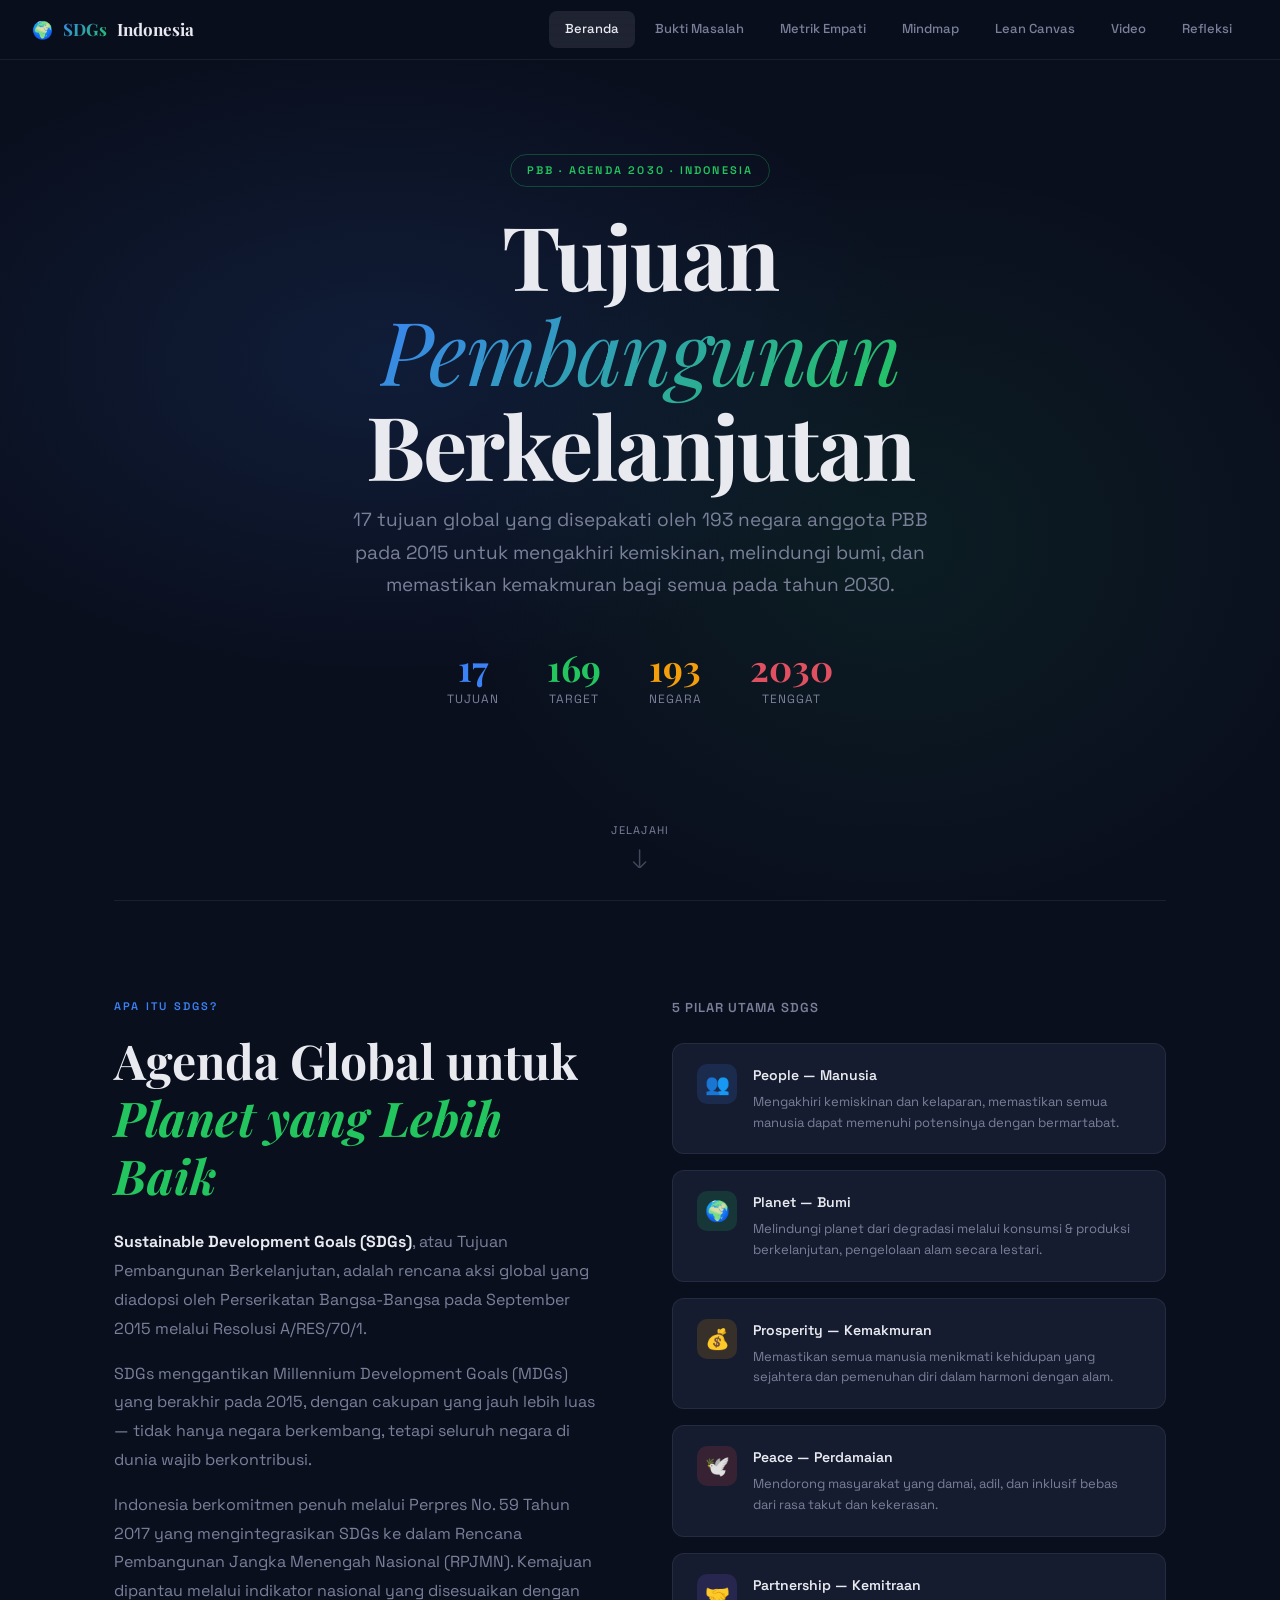
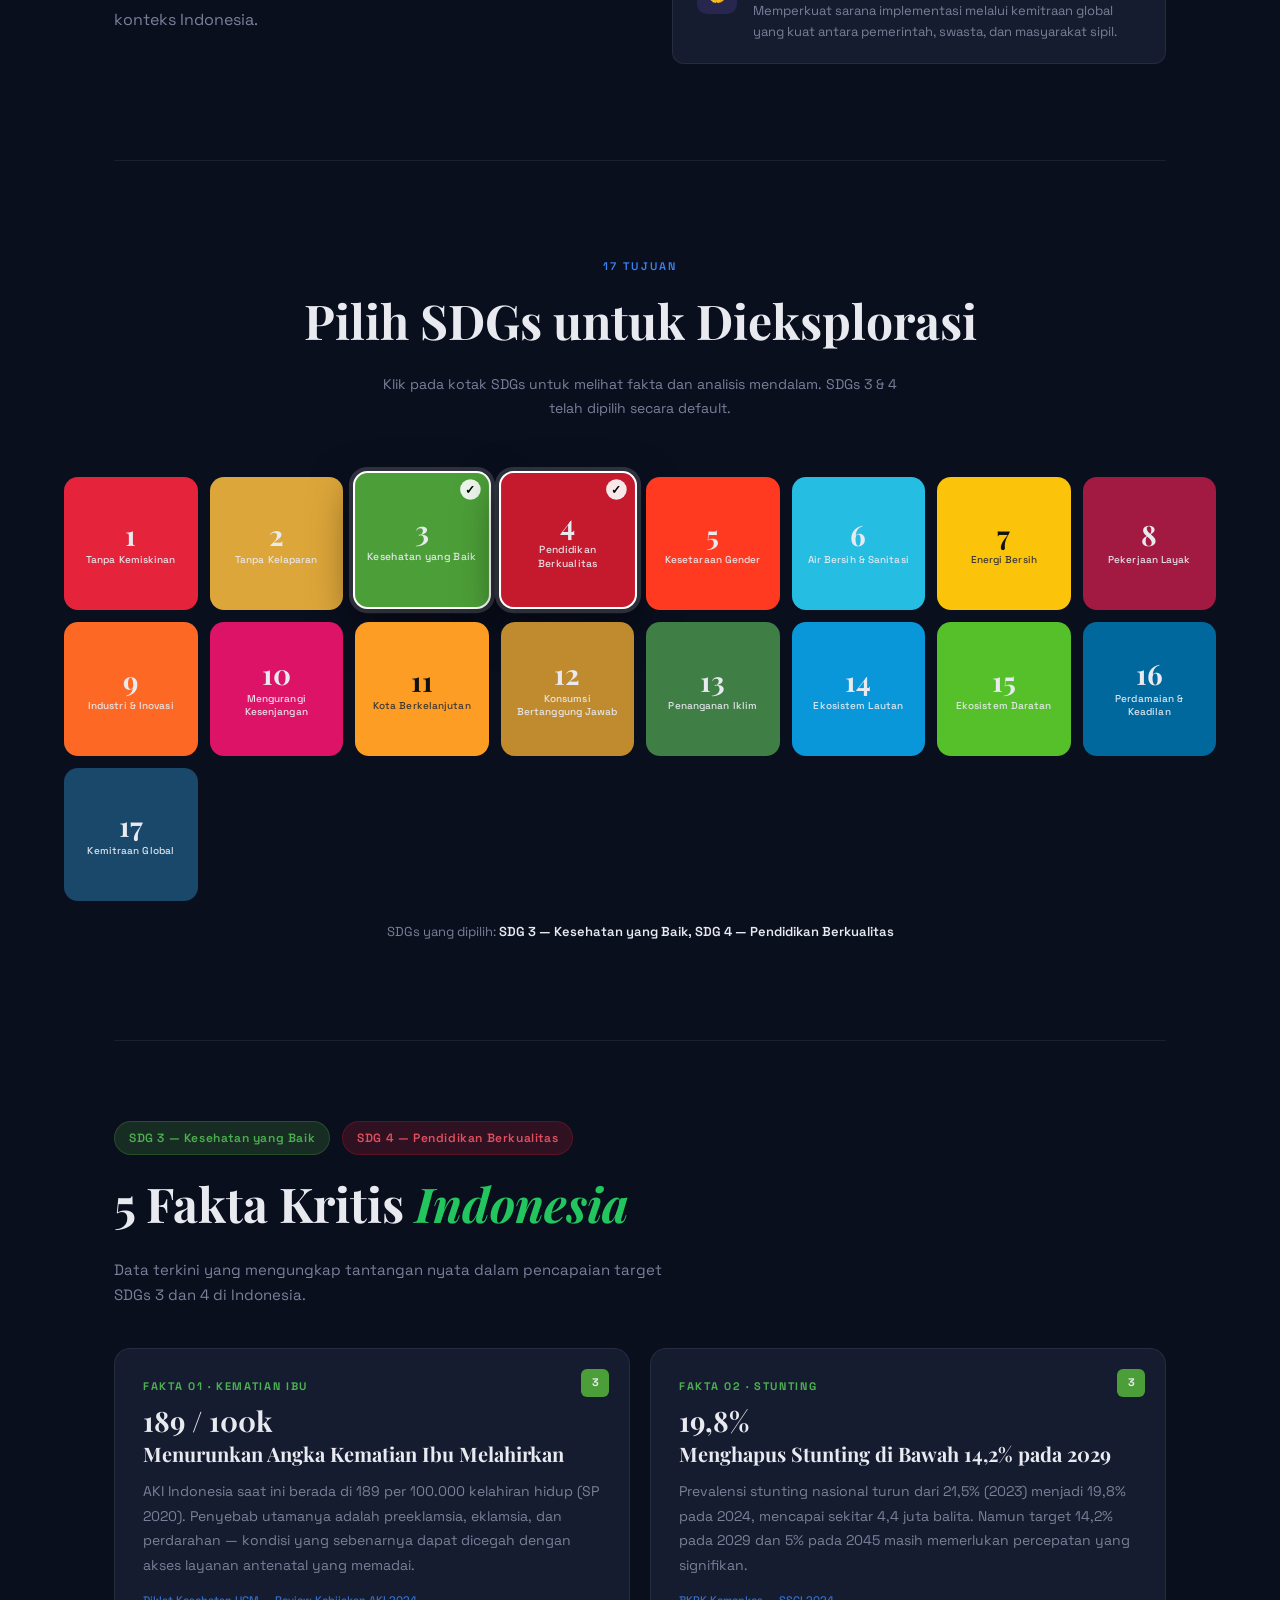
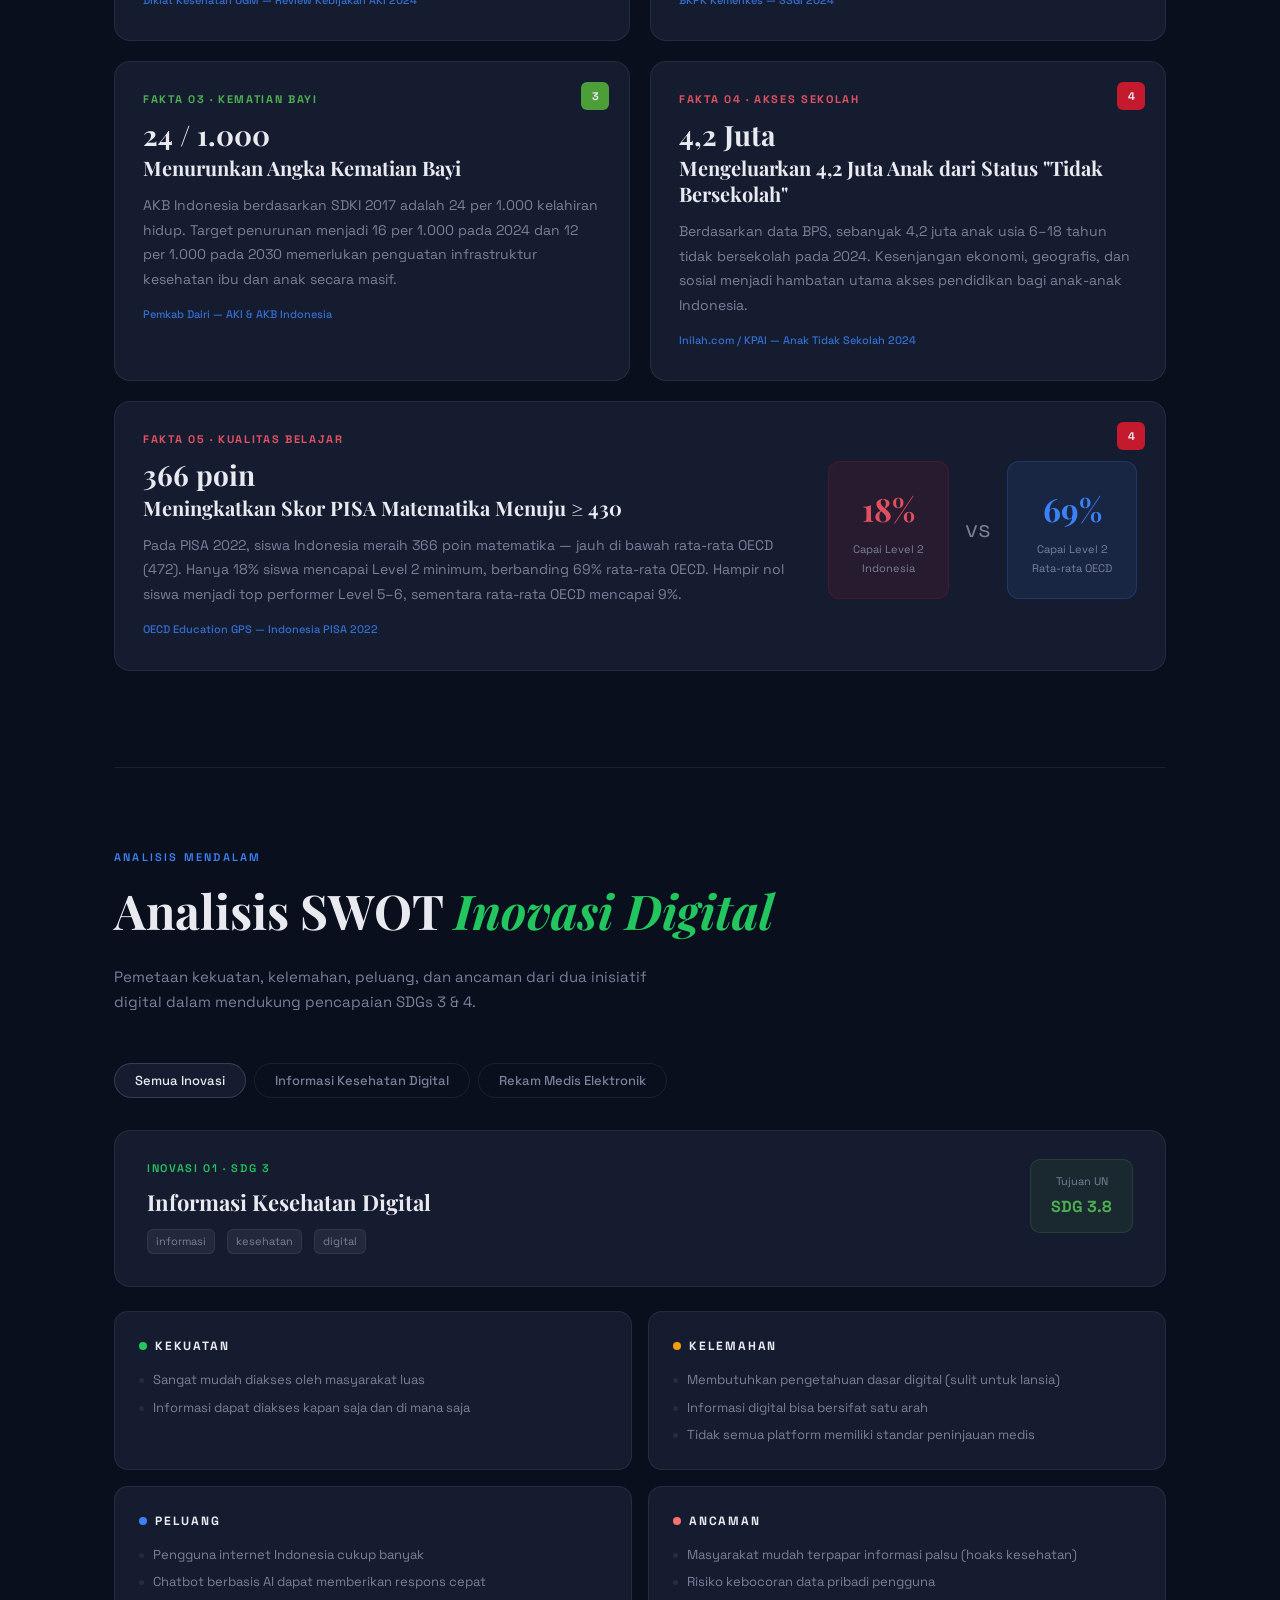
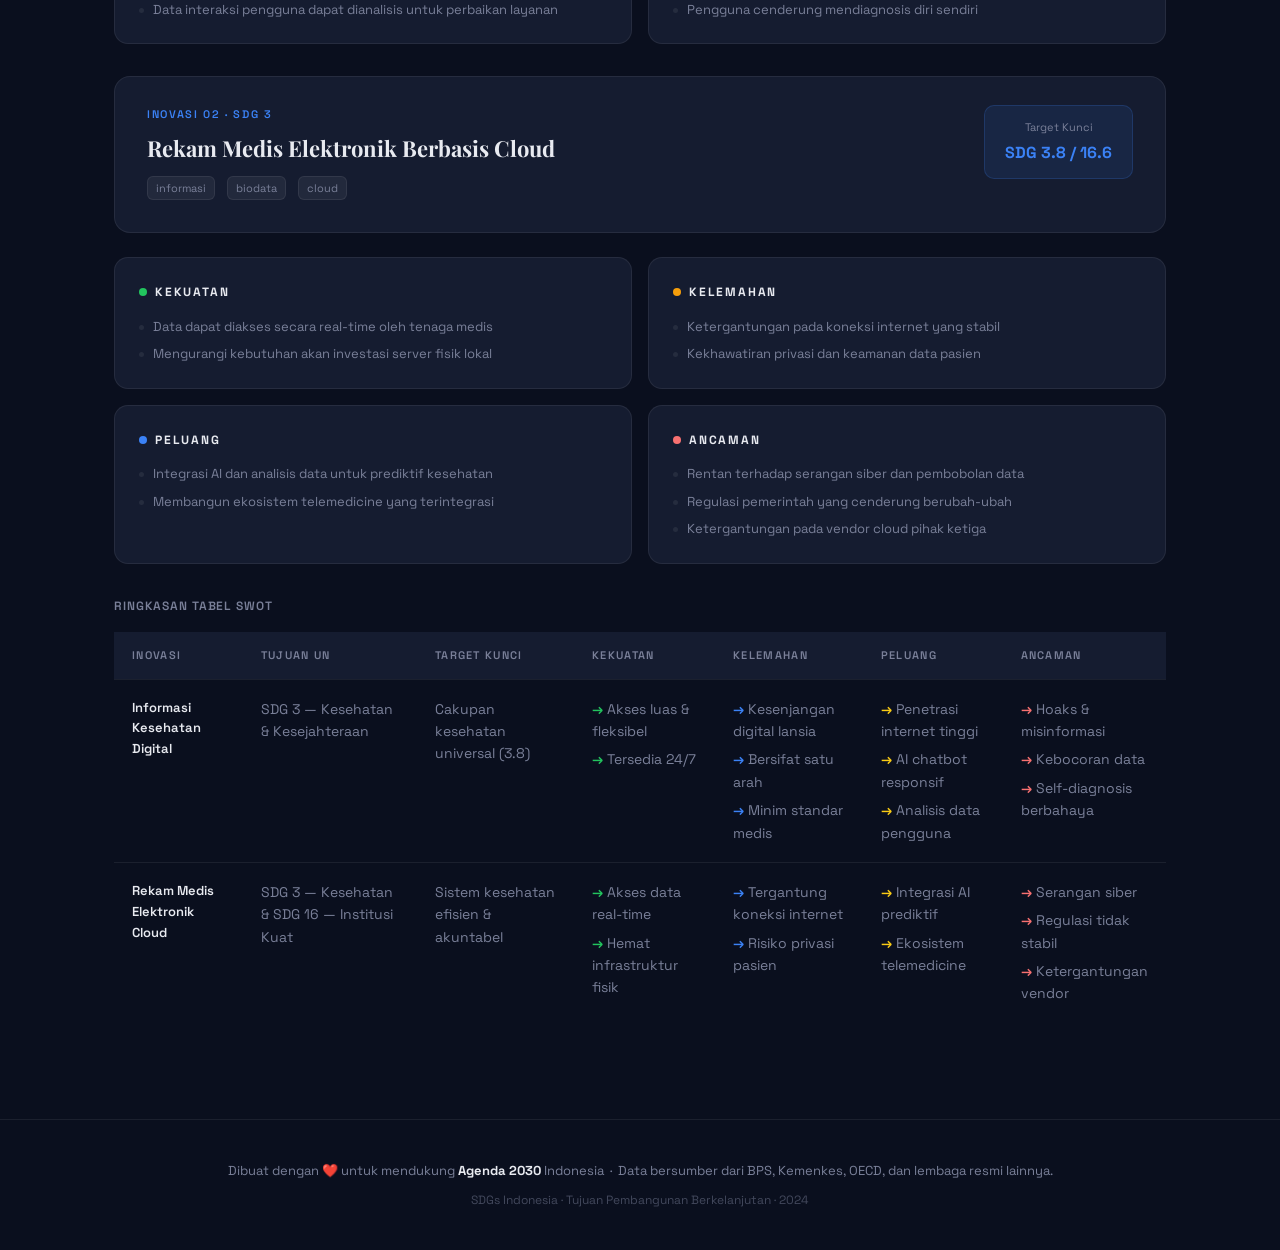
<file: index.html>
<!DOCTYPE html>
<html lang="id">
<head>
  <meta charset="UTF-8" />
  <meta name="viewport" content="width=device-width, initial-scale=1.0" />
  <title>SDGs Indonesia — Tujuan Pembangunan Berkelanjutan</title>
  <link href="https://fonts.googleapis.com/css2?family=Space+Grotesk:wght@300;400;500;600;700&family=Playfair+Display:ital,wght@0,700;1,400&display=swap" rel="stylesheet" />
  <style>
    /* ── NAV ── */
    .topnav {
      position: fixed; top: 0; left: 0; right: 0; z-index: 999;
      background: rgba(10,15,30,0.85);
      backdrop-filter: blur(16px);
      -webkit-backdrop-filter: blur(16px);
      border-bottom: 1px solid rgba(255,255,255,0.07);
      padding: 0 32px;
      height: 60px;
      display: flex; align-items: center; justify-content: space-between;
    }
    .topnav-logo {
      font-family: 'Playfair Display', serif;
      font-size: 17px; font-weight: 700;
      color: #e8eaf0; text-decoration: none;
      display: flex; align-items: center; gap: 10px;
    }
    .topnav-logo span {
      background: linear-gradient(135deg,#3b82f6,#22c55e);
      -webkit-background-clip: text; -webkit-text-fill-color: transparent; background-clip: text;
    }
    .topnav-links { display: flex; align-items: center; gap: 4px; }
    .topnav-links a {
      padding: 7px 16px; border-radius: 8px;
      font-size: 13px; font-weight: 500; color: #7a8099;
      text-decoration: none; transition: all 0.2s; white-space: nowrap;
    }
    .topnav-links a:hover { color: #e8eaf0; background: rgba(255,255,255,0.06); }
    .topnav-links a.active { color: #e8eaf0; background: rgba(255,255,255,0.09); }
    @media(max-width:600px){
      .topnav { padding: 0 16px; }
      .topnav-links a { padding: 6px 10px; font-size: 12px; }
      .topnav-logo { font-size: 14px; }
    }
  </style>
  <style>
    :root {
      --bg: #0a0f1e;
      --bg2: #101627;
      --surface: #151c30;
      --border: rgba(255,255,255,0.07);
      --text: #e8eaf0;
      --muted: #7a8099;
      --accent-blue: #3b82f6;
      --accent-green: #22c55e;
      --sdg3: #4CAF50;
      --sdg4: #C5192D;

      /* SDG colors */
      --c1:#E5243B;--c2:#DDA63A;--c3:#4C9F38;--c4:#C5192D;
      --c5:#FF3A21;--c6:#26BDE2;--c7:#FCC30B;--c8:#A21942;
      --c9:#FD6925;--c10:#DD1367;--c11:#FD9D24;--c12:#BF8B2E;
      --c13:#3F7E44;--c14:#0A97D9;--c15:#56C02B;--c16:#00689D;--c17:#19486A;
    }

    *, *::before, *::after { box-sizing: border-box; margin: 0; padding: 0; }

    html { scroll-behavior: smooth; }

    body {
      background: var(--bg);
      color: var(--text);
      font-family: 'Space Grotesk', sans-serif;
      font-size: 16px;
      line-height: 1.7;
      overflow-x: hidden;
    }

    /* ── HERO ── */
    .hero {
      min-height: 100vh;
      display: flex;
      flex-direction: column;
      justify-content: center;
      align-items: center;
      text-align: center;
      padding: 80px 24px 60px;
      position: relative;
      overflow: hidden;
    }

    .hero::before {
      content: '';
      position: absolute;
      inset: 0;
      background:
        radial-gradient(ellipse 60% 50% at 30% 40%, rgba(59,130,246,0.12) 0%, transparent 70%),
        radial-gradient(ellipse 50% 60% at 70% 60%, rgba(34,197,94,0.08) 0%, transparent 70%);
      pointer-events: none;
    }

    .hero-eyebrow {
      font-size: 11px;
      letter-spacing: 0.2em;
      text-transform: uppercase;
      color: var(--accent-green);
      font-weight: 600;
      margin-bottom: 20px;
      padding: 6px 16px;
      border: 1px solid rgba(34,197,94,0.3);
      border-radius: 999px;
      display: inline-block;
    }

    .hero-title {
      font-family: 'Playfair Display', serif;
      font-size: clamp(40px, 7vw, 88px);
      font-weight: 700;
      line-height: 1.08;
      letter-spacing: -0.02em;
      margin-bottom: 12px;
    }

    .hero-title span {
      font-style: italic;
      font-weight: 400;
      background: linear-gradient(135deg, #3b82f6, #22c55e);
      -webkit-background-clip: text;
      -webkit-text-fill-color: transparent;
      background-clip: text;
    }

    .hero-subtitle {
      font-size: clamp(15px, 2vw, 19px);
      color: var(--muted);
      max-width: 620px;
      margin: 0 auto 48px;
      font-weight: 400;
    }

    .hero-stats {
      display: flex;
      gap: 48px;
      flex-wrap: wrap;
      justify-content: center;
      margin-bottom: 56px;
    }

    .stat {
      text-align: center;
    }
    .stat-num {
      font-size: 36px;
      font-weight: 700;
      font-family: 'Playfair Display', serif;
      line-height: 1;
      margin-bottom: 4px;
    }
    .stat-label {
      font-size: 12px;
      color: var(--muted);
      letter-spacing: 0.08em;
      text-transform: uppercase;
    }

    .scroll-hint {
      position: absolute;
      bottom: 32px;
      left: 50%;
      transform: translateX(-50%);
      display: flex;
      flex-direction: column;
      align-items: center;
      gap: 8px;
      color: var(--muted);
      font-size: 11px;
      letter-spacing: 0.1em;
      text-transform: uppercase;
      animation: bounce 2s ease-in-out infinite;
    }

    .scroll-hint svg { opacity: 0.5; }

    @keyframes bounce {
      0%, 100% { transform: translateX(-50%) translateY(0); }
      50% { transform: translateX(-50%) translateY(6px); }
    }

    /* ── ABOUT SECTION ── */
    .section {
      padding: 96px 24px;
      max-width: 1100px;
      margin: 0 auto;
    }

    .section-label {
      font-size: 11px;
      letter-spacing: 0.2em;
      text-transform: uppercase;
      color: var(--accent-blue);
      font-weight: 600;
      margin-bottom: 16px;
    }

    .section-title {
      font-family: 'Playfair Display', serif;
      font-size: clamp(28px, 4vw, 48px);
      font-weight: 700;
      line-height: 1.2;
      margin-bottom: 24px;
    }

    .section-title em {
      font-style: italic;
      color: var(--accent-green);
    }

    .about-grid {
      display: grid;
      grid-template-columns: 1fr 1fr;
      gap: 64px;
      align-items: start;
    }

    .about-body p {
      color: var(--muted);
      font-size: 16px;
      line-height: 1.8;
      margin-bottom: 16px;
    }

    .about-body p strong {
      color: var(--text);
    }

    .about-pillars {
      display: flex;
      flex-direction: column;
      gap: 16px;
    }

    .pillar {
      background: var(--surface);
      border: 1px solid var(--border);
      border-radius: 12px;
      padding: 20px 24px;
      display: flex;
      gap: 16px;
      align-items: flex-start;
    }

    .pillar-icon {
      width: 40px;
      height: 40px;
      border-radius: 10px;
      display: flex;
      align-items: center;
      justify-content: center;
      font-size: 20px;
      flex-shrink: 0;
    }

    .pillar-title {
      font-weight: 600;
      font-size: 14px;
      margin-bottom: 4px;
    }

    .pillar-desc {
      font-size: 13px;
      color: var(--muted);
      line-height: 1.6;
    }

    /* ── DIVIDER ── */
    .divider {
      width: 100%;
      height: 1px;
      background: var(--border);
    }

    /* ── SDG GRID ── */
    .sdg-section {
      padding: 96px 24px;
      max-width: 1200px;
      margin: 0 auto;
    }

    .sdg-header {
      text-align: center;
      margin-bottom: 56px;
    }

    .sdg-grid {
      display: grid;
      grid-template-columns: repeat(auto-fill, minmax(120px, 1fr));
      gap: 12px;
    }

    .sdg-card {
      border-radius: 14px;
      aspect-ratio: 1;
      display: flex;
      flex-direction: column;
      align-items: center;
      justify-content: center;
      text-align: center;
      padding: 12px 8px;
      cursor: pointer;
      transition: transform 0.2s ease, box-shadow 0.2s ease;
      position: relative;
      overflow: hidden;
      border: 2px solid transparent;
    }

    .sdg-card:hover {
      transform: translateY(-4px);
      box-shadow: 0 16px 40px rgba(0,0,0,0.4);
    }

    .sdg-card.active {
      border-color: #fff;
      box-shadow: 0 0 0 4px rgba(255,255,255,0.15), 0 16px 40px rgba(0,0,0,0.5);
      transform: translateY(-4px) scale(1.03);
    }

    .sdg-card.active::after {
      content: '✓';
      position: absolute;
      top: 6px;
      right: 8px;
      font-size: 12px;
      font-weight: 700;
      background: rgba(255,255,255,0.9);
      color: #000;
      width: 20px;
      height: 20px;
      border-radius: 50%;
      display: flex;
      align-items: center;
      justify-content: center;
    }

    .sdg-num {
      font-size: 28px;
      font-weight: 700;
      line-height: 1;
      margin-bottom: 4px;
      font-family: 'Playfair Display', serif;
    }

    .sdg-name {
      font-size: 10px;
      font-weight: 500;
      line-height: 1.3;
      opacity: 0.95;
      letter-spacing: 0.01em;
    }

    /* SDG card colors */
    .sdg-1 { background: var(--c1); }
    .sdg-2 { background: var(--c2); }
    .sdg-3 { background: var(--c3); }
    .sdg-4 { background: var(--c4); }
    .sdg-5 { background: var(--c5); }
    .sdg-6 { background: var(--c6); }
    .sdg-7 { background: var(--c7); color: #111; }
    .sdg-8 { background: var(--c8); }
    .sdg-9 { background: var(--c9); }
    .sdg-10 { background: var(--c10); }
    .sdg-11 { background: var(--c11); color: #111; }
    .sdg-12 { background: var(--c12); }
    .sdg-13 { background: var(--c13); }
    .sdg-14 { background: var(--c14); }
    .sdg-15 { background: var(--c15); }
    .sdg-16 { background: var(--c16); }
    .sdg-17 { background: var(--c17); }
    .sdg-7 .sdg-name, .sdg-11 .sdg-name { color: #333; }

    .sdg-select-hint {
      text-align: center;
      margin-top: 20px;
      font-size: 13px;
      color: var(--muted);
    }

    /* ── FACTS SECTION ── */
    .facts-section {
      padding: 0 24px 96px;
      max-width: 1100px;
      margin: 0 auto;
    }

    .facts-header {
      margin-bottom: 40px;
    }

    .facts-badge-row {
      display: flex;
      gap: 12px;
      margin-bottom: 20px;
      flex-wrap: wrap;
    }

    .badge {
      padding: 6px 14px;
      border-radius: 999px;
      font-size: 12px;
      font-weight: 600;
      letter-spacing: 0.05em;
    }

    .badge-3 { background: rgba(76,159,56,0.2); color: #4CAF50; border: 1px solid rgba(76,159,56,0.3); }
    .badge-4 { background: rgba(197,25,45,0.2); color: #e05060; border: 1px solid rgba(197,25,45,0.3); }

    .facts-grid {
      display: grid;
      grid-template-columns: 1fr 1fr;
      gap: 20px;
    }

    .fact-card {
      background: var(--surface);
      border: 1px solid var(--border);
      border-radius: 16px;
      padding: 28px;
      position: relative;
      transition: border-color 0.2s;
    }

    .fact-card:hover { border-color: rgba(255,255,255,0.15); }

    .fact-card.span-2 { grid-column: span 2; }

    .fact-number {
      font-size: 11px;
      font-weight: 700;
      letter-spacing: 0.15em;
      text-transform: uppercase;
      margin-bottom: 12px;
    }

    .fact-title {
      font-family: 'Playfair Display', serif;
      font-size: 20px;
      font-weight: 700;
      line-height: 1.3;
      margin-bottom: 12px;
    }

    .fact-body {
      font-size: 14px;
      color: var(--muted);
      line-height: 1.75;
    }

    .fact-source {
      display: inline-block;
      margin-top: 14px;
      font-size: 11px;
      color: var(--accent-blue);
      opacity: 0.8;
      font-weight: 500;
    }

    .fact-tag {
      position: absolute;
      top: 20px;
      right: 20px;
      width: 28px;
      height: 28px;
      border-radius: 6px;
      display: flex;
      align-items: center;
      justify-content: center;
      font-size: 11px;
      font-weight: 700;
    }

    .tag-3 { background: var(--c3); }
    .tag-4 { background: var(--c4); }

    .fact-highlight {
      font-size: 28px;
      font-family: 'Playfair Display', serif;
      font-weight: 700;
      color: var(--text);
      line-height: 1;
      margin-bottom: 6px;
    }

    /* ── SWOT ── */
    .swot-section {
      padding: 0 24px 96px;
      max-width: 1100px;
      margin: 0 auto;
    }

    .swot-tabs {
      display: flex;
      gap: 8px;
      margin-bottom: 32px;
      flex-wrap: wrap;
    }

    .swot-tab {
      padding: 8px 20px;
      border-radius: 999px;
      border: 1px solid var(--border);
      background: transparent;
      color: var(--muted);
      font-family: 'Space Grotesk', sans-serif;
      font-size: 13px;
      font-weight: 500;
      cursor: pointer;
      transition: all 0.2s;
    }

    .swot-tab:hover, .swot-tab.active {
      background: var(--surface);
      color: var(--text);
      border-color: rgba(255,255,255,0.15);
    }

    .swot-table-wrap {
      overflow-x: auto;
    }

    .swot-table {
      width: 100%;
      border-collapse: collapse;
      font-size: 14px;
    }

    .swot-table th {
      background: var(--surface);
      padding: 14px 18px;
      text-align: left;
      font-size: 11px;
      letter-spacing: 0.12em;
      text-transform: uppercase;
      color: var(--muted);
      font-weight: 600;
      border-bottom: 1px solid var(--border);
      white-space: nowrap;
    }

    .swot-table td {
      padding: 18px;
      border-bottom: 1px solid var(--border);
      vertical-align: top;
      line-height: 1.6;
      color: var(--muted);
    }

    .swot-table tr:last-child td { border-bottom: none; }

    .swot-table td:first-child {
      font-weight: 600;
      color: var(--text);
      font-size: 13px;
    }

    .swot-table td ul {
      list-style: none;
      padding: 0;
      display: flex;
      flex-direction: column;
      gap: 6px;
    }

    .swot-table td ul li::before {
      content: '→ ';
      color: var(--accent-blue);
      font-weight: 600;
    }

    .swot-table td ul li.threat::before { color: #f87171; }
    .swot-table td ul li.strength::before { color: #22c55e; }
    .swot-table td ul li.opportunity::before { color: #facc15; }

    .tag-pill {
      display: inline-block;
      background: rgba(255,255,255,0.06);
      border: 1px solid var(--border);
      border-radius: 6px;
      padding: 2px 8px;
      font-size: 11px;
      color: var(--muted);
      margin-right: 4px;
      margin-bottom: 4px;
    }

    /* ── SWOT HIGHLIGHT CARDS ── */
    .swot-highlight-grid {
      display: grid;
      grid-template-columns: 1fr 1fr;
      gap: 16px;
      margin-bottom: 32px;
    }

    .swot-card {
      background: var(--surface);
      border: 1px solid var(--border);
      border-radius: 14px;
      padding: 24px;
    }

    .swot-card-title {
      font-size: 12px;
      font-weight: 700;
      letter-spacing: 0.15em;
      text-transform: uppercase;
      margin-bottom: 14px;
      display: flex;
      align-items: center;
      gap: 8px;
    }

    .swot-dot {
      width: 8px;
      height: 8px;
      border-radius: 50%;
    }

    .dot-s { background: #22c55e; }
    .dot-w { background: #f59e0b; }
    .dot-o { background: #3b82f6; }
    .dot-t { background: #f87171; }

    .swot-list {
      list-style: none;
      display: flex;
      flex-direction: column;
      gap: 8px;
    }

    .swot-list li {
      font-size: 13px;
      color: var(--muted);
      line-height: 1.5;
      padding-left: 14px;
      position: relative;
    }

    .swot-list li::before {
      content: '';
      position: absolute;
      left: 0;
      top: 8px;
      width: 5px;
      height: 5px;
      border-radius: 50%;
      background: var(--border);
    }

    /* ── FOOTER ── */
    footer {
      border-top: 1px solid var(--border);
      padding: 40px 24px;
      text-align: center;
      color: var(--muted);
      font-size: 13px;
    }

    footer strong { color: var(--text); }

    /* ── RESPONSIVE ── */
    @media (max-width: 768px) {
      .about-grid { grid-template-columns: 1fr; gap: 40px; }
      .facts-grid { grid-template-columns: 1fr; }
      .fact-card.span-2 { grid-column: span 1; }
      .sdg-grid { grid-template-columns: repeat(auto-fill, minmax(90px, 1fr)); gap: 8px; }
      .swot-highlight-grid { grid-template-columns: 1fr; }
      .hero-stats { gap: 28px; }
    }

    /* ── ANIMATIONS ── */
    @keyframes fadeUp {
      from { opacity: 0; transform: translateY(24px); }
      to { opacity: 1; transform: translateY(0); }
    }

    .fadeup { animation: fadeUp 0.7s ease forwards; }
    .delay-1 { animation-delay: 0.1s; opacity: 0; }
    .delay-2 { animation-delay: 0.2s; opacity: 0; }
    .delay-3 { animation-delay: 0.35s; opacity: 0; }
    .delay-4 { animation-delay: 0.5s; opacity: 0; }

    .progress-ring {
      display: inline-block;
      margin-bottom: 8px;
    }
  </style>
</head>
<body>

<nav class="topnav">
  <a class="topnav-logo" href="index.html">🌍 <span>SDGs</span> Indonesia</a>
  <div class="topnav-links">
    <a href="index.html" class="active">Beranda</a>
    <a href="bukti-masalah.html">Bukti Masalah</a>
    <a href="metrik-empati.html">Metrik Empati</a>
    <a href="mindmap.html">Mindmap</a>
    <a href="lean-canvas.html">Lean Canvas</a>
    <a href="video.html">Video</a>
    <a href="refleksi.html">Refleksi</a>
  </div>
</nav>

<!-- ── HERO ── -->
<section class="hero">
  <div class="hero-eyebrow fadeup">PBB · Agenda 2030 · Indonesia</div>
  <h1 class="hero-title fadeup delay-1">
    Tujuan<br /><span>Pembangunan</span><br />Berkelanjutan
  </h1>
  <p class="hero-subtitle fadeup delay-2">
    17 tujuan global yang disepakati oleh 193 negara anggota PBB pada 2015 untuk mengakhiri kemiskinan, melindungi bumi, dan memastikan kemakmuran bagi semua pada tahun 2030.
  </p>
  <div class="hero-stats fadeup delay-3">
    <div class="stat">
      <div class="stat-num" style="color:#3b82f6">17</div>
      <div class="stat-label">Tujuan</div>
    </div>
    <div class="stat">
      <div class="stat-num" style="color:#22c55e">169</div>
      <div class="stat-label">Target</div>
    </div>
    <div class="stat">
      <div class="stat-num" style="color:#f59e0b">193</div>
      <div class="stat-label">Negara</div>
    </div>
    <div class="stat">
      <div class="stat-num" style="color:#e05060">2030</div>
      <div class="stat-label">Tenggat</div>
    </div>
  </div>
  <div class="scroll-hint">
    <span>Jelajahi</span>
    <svg width="16" height="20" viewBox="0 0 16 20" fill="none">
      <path d="M8 2v16M2 14l6 6 6-6" stroke="currentColor" stroke-width="1.5" stroke-linecap="round" stroke-linejoin="round"/>
    </svg>
  </div>
</section>

<!-- ── ABOUT ── -->
<div style="max-width:1100px;margin:0 auto;padding:0 24px">
  <div class="divider"></div>
</div>

<section class="section">
  <div class="about-grid">
    <div class="about-body">
      <div class="section-label">Apa itu SDGs?</div>
      <h2 class="section-title">Agenda Global untuk <em>Planet yang Lebih Baik</em></h2>
      <p>
        <strong>Sustainable Development Goals (SDGs)</strong>, atau Tujuan Pembangunan Berkelanjutan, adalah rencana aksi global yang diadopsi oleh Perserikatan Bangsa-Bangsa pada September 2015 melalui Resolusi A/RES/70/1.
      </p>
      <p>
        SDGs menggantikan Millennium Development Goals (MDGs) yang berakhir pada 2015, dengan cakupan yang jauh lebih luas — tidak hanya negara berkembang, tetapi seluruh negara di dunia wajib berkontribusi.
      </p>
      <p>
        Indonesia berkomitmen penuh melalui Perpres No. 59 Tahun 2017 yang mengintegrasikan SDGs ke dalam Rencana Pembangunan Jangka Menengah Nasional (RPJMN). Kemajuan dipantau melalui indikator nasional yang disesuaikan dengan konteks Indonesia.
      </p>
    </div>
    <div class="about-pillars">
      <div style="color:var(--muted); font-size:13px; margin-bottom:8px; font-weight:600; letter-spacing:0.08em; text-transform:uppercase;">5 Pilar Utama SDGs</div>
      <div class="pillar">
        <div class="pillar-icon" style="background:rgba(59,130,246,0.15)">👥</div>
        <div>
          <div class="pillar-title">People — Manusia</div>
          <div class="pillar-desc">Mengakhiri kemiskinan dan kelaparan, memastikan semua manusia dapat memenuhi potensinya dengan bermartabat.</div>
        </div>
      </div>
      <div class="pillar">
        <div class="pillar-icon" style="background:rgba(34,197,94,0.15)">🌍</div>
        <div>
          <div class="pillar-title">Planet — Bumi</div>
          <div class="pillar-desc">Melindungi planet dari degradasi melalui konsumsi & produksi berkelanjutan, pengelolaan alam secara lestari.</div>
        </div>
      </div>
      <div class="pillar">
        <div class="pillar-icon" style="background:rgba(245,158,11,0.15)">💰</div>
        <div>
          <div class="pillar-title">Prosperity — Kemakmuran</div>
          <div class="pillar-desc">Memastikan semua manusia menikmati kehidupan yang sejahtera dan pemenuhan diri dalam harmoni dengan alam.</div>
        </div>
      </div>
      <div class="pillar">
        <div class="pillar-icon" style="background:rgba(239,68,68,0.15)">🕊️</div>
        <div>
          <div class="pillar-title">Peace — Perdamaian</div>
          <div class="pillar-desc">Mendorong masyarakat yang damai, adil, dan inklusif bebas dari rasa takut dan kekerasan.</div>
        </div>
      </div>
      <div class="pillar">
        <div class="pillar-icon" style="background:rgba(139,92,246,0.15)">🤝</div>
        <div>
          <div class="pillar-title">Partnership — Kemitraan</div>
          <div class="pillar-desc">Memperkuat sarana implementasi melalui kemitraan global yang kuat antara pemerintah, swasta, dan masyarakat sipil.</div>
        </div>
      </div>
    </div>
  </div>
</section>

<div style="max-width:1100px;margin:0 auto;padding:0 24px">
  <div class="divider"></div>
</div>

<!-- ── SDG GRID ── -->
<section class="sdg-section">
  <div class="sdg-header">
    <div class="section-label" style="text-align:center">17 Tujuan</div>
    <h2 class="section-title" style="text-align:center">Pilih SDGs untuk Dieksplorasi</h2>
    <p style="color:var(--muted);max-width:520px;margin:0 auto;font-size:14px;">Klik pada kotak SDGs untuk melihat fakta dan analisis mendalam. SDGs 3 & 4 telah dipilih secara default.</p>
  </div>

  <div class="sdg-grid" id="sdgGrid">
    <!-- cards rendered by JS -->
  </div>
  <div class="sdg-select-hint">SDGs yang dipilih: <span id="selectedLabel" style="color:var(--text);font-weight:600">SDG 3 — Good Health, SDG 4 — Quality Education</span></div>
</section>

<div style="max-width:1100px;margin:0 auto;padding:0 24px">
  <div class="divider"></div>
</div>

<!-- ── FACTS ── -->
<section class="facts-section" style="padding-top:80px">
  <div class="facts-header">
    <div class="facts-badge-row">
      <span class="badge badge-3">SDG 3 — Kesehatan yang Baik</span>
      <span class="badge badge-4">SDG 4 — Pendidikan Berkualitas</span>
    </div>
    <h2 class="section-title">5 Fakta Kritis <em>Indonesia</em></h2>
    <p style="color:var(--muted);font-size:15px;max-width:560px;">Data terkini yang mengungkap tantangan nyata dalam pencapaian target SDGs 3 dan 4 di Indonesia.</p>
  </div>

  <div class="facts-grid">
    <!-- Fact 1 -->
    <div class="fact-card">
      <span class="fact-tag tag-3">3</span>
      <div class="fact-number" style="color:#4CAF50">Fakta 01 · Kematian Ibu</div>
      <div class="fact-highlight">189 / 100k</div>
      <div class="fact-title">Menurunkan Angka Kematian Ibu Melahirkan</div>
      <div class="fact-body">AKI Indonesia saat ini berada di 189 per 100.000 kelahiran hidup (SP 2020). Penyebab utamanya adalah preeklamsia, eklamsia, dan perdarahan — kondisi yang sebenarnya dapat dicegah dengan akses layanan antenatal yang memadai.</div>
      <span class="fact-source">Diklat Kesehatan UGM — Review Kebijakan AKI 2024</span>
    </div>

    <!-- Fact 2 -->
    <div class="fact-card">
      <span class="fact-tag tag-3">3</span>
      <div class="fact-number" style="color:#4CAF50">Fakta 02 · Stunting</div>
      <div class="fact-highlight">19,8%</div>
      <div class="fact-title">Menghapus Stunting di Bawah 14,2% pada 2029</div>
      <div class="fact-body">Prevalensi stunting nasional turun dari 21,5% (2023) menjadi 19,8% pada 2024, mencapai sekitar 4,4 juta balita. Namun target 14,2% pada 2029 dan 5% pada 2045 masih memerlukan percepatan yang signifikan.</div>
      <span class="fact-source">BKPK Kemenkes — SSGI 2024</span>
    </div>

    <!-- Fact 3 -->
    <div class="fact-card">
      <span class="fact-tag tag-3">3</span>
      <div class="fact-number" style="color:#4CAF50">Fakta 03 · Kematian Bayi</div>
      <div class="fact-highlight">24 / 1.000</div>
      <div class="fact-title">Menurunkan Angka Kematian Bayi</div>
      <div class="fact-body">AKB Indonesia berdasarkan SDKI 2017 adalah 24 per 1.000 kelahiran hidup. Target penurunan menjadi 16 per 1.000 pada 2024 dan 12 per 1.000 pada 2030 memerlukan penguatan infrastruktur kesehatan ibu dan anak secara masif.</div>
      <span class="fact-source">Pemkab Dairi — AKI & AKB Indonesia</span>
    </div>

    <!-- Fact 4 -->
    <div class="fact-card">
      <span class="fact-tag tag-4">4</span>
      <div class="fact-number" style="color:#e05060">Fakta 04 · Akses Sekolah</div>
      <div class="fact-highlight">4,2 Juta</div>
      <div class="fact-title">Mengeluarkan 4,2 Juta Anak dari Status "Tidak Bersekolah"</div>
      <div class="fact-body">Berdasarkan data BPS, sebanyak 4,2 juta anak usia 6–18 tahun tidak bersekolah pada 2024. Kesenjangan ekonomi, geografis, dan sosial menjadi hambatan utama akses pendidikan bagi anak-anak Indonesia.</div>
      <span class="fact-source">Inilah.com / KPAI — Anak Tidak Sekolah 2024</span>
    </div>

    <!-- Fact 5 -->
    <div class="fact-card span-2">
      <span class="fact-tag tag-4">4</span>
      <div class="fact-number" style="color:#e05060">Fakta 05 · Kualitas Belajar</div>
      <div style="display:flex;gap:32px;align-items:flex-start;flex-wrap:wrap;">
        <div style="flex:1;min-width:200px">
          <div class="fact-highlight">366 poin</div>
          <div class="fact-title">Meningkatkan Skor PISA Matematika Menuju ≥ 430</div>
          <div class="fact-body">Pada PISA 2022, siswa Indonesia meraih 366 poin matematika — jauh di bawah rata-rata OECD (472). Hanya 18% siswa mencapai Level 2 minimum, berbanding 69% rata-rata OECD. Hampir nol siswa menjadi top performer Level 5–6, sementara rata-rata OECD mencapai 9%.</div>
          <span class="fact-source">OECD Education GPS — Indonesia PISA 2022</span>
        </div>
        <div style="display:flex;gap:16px;flex-wrap:wrap;align-items:center;justify-content:center">
          <div style="background:rgba(197,25,45,0.1);border:1px solid rgba(197,25,45,0.2);border-radius:12px;padding:20px 24px;text-align:center;min-width:120px">
            <div style="font-size:32px;font-family:'Playfair Display',serif;font-weight:700;color:#e05060">18%</div>
            <div style="font-size:11px;color:var(--muted);margin-top:4px">Capai Level 2<br/>Indonesia</div>
          </div>
          <div style="font-size:24px;color:var(--muted)">vs</div>
          <div style="background:rgba(59,130,246,0.1);border:1px solid rgba(59,130,246,0.2);border-radius:12px;padding:20px 24px;text-align:center;min-width:120px">
            <div style="font-size:32px;font-family:'Playfair Display',serif;font-weight:700;color:#3b82f6">69%</div>
            <div style="font-size:11px;color:var(--muted);margin-top:4px">Capai Level 2<br/>Rata-rata OECD</div>
          </div>
        </div>
      </div>
    </div>
  </div>
</section>

<div style="max-width:1100px;margin:0 auto;padding:0 24px">
  <div class="divider"></div>
</div>

<!-- ── SWOT ── -->
<section class="swot-section" style="padding-top:80px">
  <div class="section-label">Analisis Mendalam</div>
  <h2 class="section-title">Analisis SWOT <em>Inovasi Digital</em></h2>
  <p style="color:var(--muted);font-size:15px;max-width:560px;margin-bottom:48px;">Pemetaan kekuatan, kelemahan, peluang, dan ancaman dari dua inisiatif digital dalam mendukung pencapaian SDGs 3 & 4.</p>

  <div class="swot-tabs">
    <button class="swot-tab active" onclick="showSwot('all')">Semua Inovasi</button>
    <button class="swot-tab" onclick="showSwot('info')">Informasi Kesehatan Digital</button>
    <button class="swot-tab" onclick="showSwot('rekmed')">Rekam Medis Elektronik</button>
  </div>

  <!-- Innovation 1: Informasi Kesehatan -->
  <div id="swot-info" class="swot-block">
    <div style="background:var(--surface);border:1px solid var(--border);border-radius:16px;padding:28px 32px;margin-bottom:24px">
      <div style="display:flex;justify-content:space-between;align-items:flex-start;flex-wrap:wrap;gap:16px">
        <div>
          <div style="font-size:11px;letter-spacing:0.15em;text-transform:uppercase;color:var(--accent-green);font-weight:600;margin-bottom:6px">Inovasi 01 · SDG 3</div>
          <div style="font-family:'Playfair Display',serif;font-size:22px;font-weight:700;margin-bottom:8px">Informasi Kesehatan Digital</div>
          <div style="display:flex;gap:8px;flex-wrap:wrap">
            <span class="tag-pill">informasi</span>
            <span class="tag-pill">kesehatan</span>
            <span class="tag-pill">digital</span>
          </div>
        </div>
        <div style="background:rgba(76,159,56,0.1);border:1px solid rgba(76,159,56,0.2);border-radius:10px;padding:12px 20px;text-align:center">
          <div style="font-size:11px;color:var(--muted);margin-bottom:2px">Tujuan UN</div>
          <div style="font-weight:700;color:#4CAF50">SDG 3.8</div>
        </div>
      </div>
    </div>

    <div class="swot-highlight-grid">
      <div class="swot-card">
        <div class="swot-card-title"><span class="swot-dot dot-s"></span>Kekuatan</div>
        <ul class="swot-list">
          <li>Sangat mudah diakses oleh masyarakat luas</li>
          <li>Informasi dapat diakses kapan saja dan di mana saja</li>
        </ul>
      </div>
      <div class="swot-card">
        <div class="swot-card-title"><span class="swot-dot dot-w"></span>Kelemahan</div>
        <ul class="swot-list">
          <li>Membutuhkan pengetahuan dasar digital (sulit untuk lansia)</li>
          <li>Informasi digital bisa bersifat satu arah</li>
          <li>Tidak semua platform memiliki standar peninjauan medis</li>
        </ul>
      </div>
      <div class="swot-card">
        <div class="swot-card-title"><span class="swot-dot dot-o"></span>Peluang</div>
        <ul class="swot-list">
          <li>Pengguna internet Indonesia cukup banyak</li>
          <li>Chatbot berbasis AI dapat memberikan respons cepat</li>
          <li>Data interaksi pengguna dapat dianalisis untuk perbaikan layanan</li>
        </ul>
      </div>
      <div class="swot-card">
        <div class="swot-card-title"><span class="swot-dot dot-t"></span>Ancaman</div>
        <ul class="swot-list">
          <li>Masyarakat mudah terpapar informasi palsu (hoaks kesehatan)</li>
          <li>Risiko kebocoran data pribadi pengguna</li>
          <li>Pengguna cenderung mendiagnosis diri sendiri</li>
        </ul>
      </div>
    </div>
  </div>

  <!-- Innovation 2: Rekam Medis -->
  <div id="swot-rekmed" class="swot-block">
    <div style="background:var(--surface);border:1px solid var(--border);border-radius:16px;padding:28px 32px;margin-bottom:24px">
      <div style="display:flex;justify-content:space-between;align-items:flex-start;flex-wrap:wrap;gap:16px">
        <div>
          <div style="font-size:11px;letter-spacing:0.15em;text-transform:uppercase;color:#3b82f6;font-weight:600;margin-bottom:6px">Inovasi 02 · SDG 3</div>
          <div style="font-family:'Playfair Display',serif;font-size:22px;font-weight:700;margin-bottom:8px">Rekam Medis Elektronik Berbasis Cloud</div>
          <div style="display:flex;gap:8px;flex-wrap:wrap">
            <span class="tag-pill">informasi</span>
            <span class="tag-pill">biodata</span>
            <span class="tag-pill">cloud</span>
          </div>
        </div>
        <div style="background:rgba(59,130,246,0.1);border:1px solid rgba(59,130,246,0.2);border-radius:10px;padding:12px 20px;text-align:center">
          <div style="font-size:11px;color:var(--muted);margin-bottom:2px">Target Kunci</div>
          <div style="font-weight:700;color:#3b82f6">SDG 3.8 / 16.6</div>
        </div>
      </div>
    </div>

    <div class="swot-highlight-grid">
      <div class="swot-card">
        <div class="swot-card-title"><span class="swot-dot dot-s"></span>Kekuatan</div>
        <ul class="swot-list">
          <li>Data dapat diakses secara real-time oleh tenaga medis</li>
          <li>Mengurangi kebutuhan akan investasi server fisik lokal</li>
        </ul>
      </div>
      <div class="swot-card">
        <div class="swot-card-title"><span class="swot-dot dot-w"></span>Kelemahan</div>
        <ul class="swot-list">
          <li>Ketergantungan pada koneksi internet yang stabil</li>
          <li>Kekhawatiran privasi dan keamanan data pasien</li>
        </ul>
      </div>
      <div class="swot-card">
        <div class="swot-card-title"><span class="swot-dot dot-o"></span>Peluang</div>
        <ul class="swot-list">
          <li>Integrasi AI dan analisis data untuk prediktif kesehatan</li>
          <li>Membangun ekosistem telemedicine yang terintegrasi</li>
        </ul>
      </div>
      <div class="swot-card">
        <div class="swot-card-title"><span class="swot-dot dot-t"></span>Ancaman</div>
        <ul class="swot-list">
          <li>Rentan terhadap serangan siber dan pembobolan data</li>
          <li>Regulasi pemerintah yang cenderung berubah-ubah</li>
          <li>Ketergantungan pada vendor cloud pihak ketiga</li>
        </ul>
      </div>
    </div>
  </div>

  <!-- Full SWOT Table -->
  <div style="margin-top:16px">
    <div style="font-size:12px;color:var(--muted);margin-bottom:16px;font-weight:600;letter-spacing:0.08em;text-transform:uppercase">Ringkasan Tabel SWOT</div>
    <div class="swot-table-wrap">
      <table class="swot-table">
        <thead>
          <tr>
            <th>Inovasi</th>
            <th>Tujuan UN</th>
            <th>Target Kunci</th>
            <th>Kekuatan</th>
            <th>Kelemahan</th>
            <th>Peluang</th>
            <th>Ancaman</th>
          </tr>
        </thead>
        <tbody>
          <tr>
            <td>Informasi Kesehatan Digital</td>
            <td>SDG 3 — Kesehatan & Kesejahteraan</td>
            <td>Cakupan kesehatan universal (3.8)</td>
            <td>
              <ul>
                <li class="strength">Akses luas & fleksibel</li>
                <li class="strength">Tersedia 24/7</li>
              </ul>
            </td>
            <td>
              <ul>
                <li>Kesenjangan digital lansia</li>
                <li>Bersifat satu arah</li>
                <li>Minim standar medis</li>
              </ul>
            </td>
            <td>
              <ul>
                <li class="opportunity">Penetrasi internet tinggi</li>
                <li class="opportunity">AI chatbot responsif</li>
                <li class="opportunity">Analisis data pengguna</li>
              </ul>
            </td>
            <td>
              <ul>
                <li class="threat">Hoaks & misinformasi</li>
                <li class="threat">Kebocoran data</li>
                <li class="threat">Self-diagnosis berbahaya</li>
              </ul>
            </td>
          </tr>
          <tr>
            <td>Rekam Medis Elektronik Cloud</td>
            <td>SDG 3 — Kesehatan & SDG 16 — Institusi Kuat</td>
            <td>Sistem kesehatan efisien & akuntabel</td>
            <td>
              <ul>
                <li class="strength">Akses data real-time</li>
                <li class="strength">Hemat infrastruktur fisik</li>
              </ul>
            </td>
            <td>
              <ul>
                <li>Tergantung koneksi internet</li>
                <li>Risiko privasi pasien</li>
              </ul>
            </td>
            <td>
              <ul>
                <li class="opportunity">Integrasi AI prediktif</li>
                <li class="opportunity">Ekosistem telemedicine</li>
              </ul>
            </td>
            <td>
              <ul>
                <li class="threat">Serangan siber</li>
                <li class="threat">Regulasi tidak stabil</li>
                <li class="threat">Ketergantungan vendor</li>
              </ul>
            </td>
          </tr>
        </tbody>
      </table>
    </div>
  </div>
</section>

<!-- ── FOOTER ── -->
<footer>
  <p>Dibuat dengan ❤️ untuk mendukung <strong>Agenda 2030</strong> Indonesia &nbsp;·&nbsp; Data bersumber dari BPS, Kemenkes, OECD, dan lembaga resmi lainnya.</p>
  <p style="margin-top:8px;font-size:12px;opacity:0.5">SDGs Indonesia · Tujuan Pembangunan Berkelanjutan · 2024</p>
</footer>

<script>
  const sdgs = [
    { n:1, name:"Tanpa Kemiskinan" },
    { n:2, name:"Tanpa Kelaparan" },
    { n:3, name:"Kesehatan yang Baik" },
    { n:4, name:"Pendidikan Berkualitas" },
    { n:5, name:"Kesetaraan Gender" },
    { n:6, name:"Air Bersih & Sanitasi" },
    { n:7, name:"Energi Bersih" },
    { n:8, name:"Pekerjaan Layak" },
    { n:9, name:"Industri & Inovasi" },
    { n:10, name:"Mengurangi Kesenjangan" },
    { n:11, name:"Kota Berkelanjutan" },
    { n:12, name:"Konsumsi Bertanggung Jawab" },
    { n:13, name:"Penanganan Iklim" },
    { n:14, name:"Ekosistem Lautan" },
    { n:15, name:"Ekosistem Daratan" },
    { n:16, name:"Perdamaian & Keadilan" },
    { n:17, name:"Kemitraan Global" },
  ];

  const selected = new Set([3, 4]);
  const grid = document.getElementById('sdgGrid');

  function render() {
    grid.innerHTML = '';
    sdgs.forEach(s => {
      const d = document.createElement('div');
      d.className = `sdg-card sdg-${s.n}${selected.has(s.n) ? ' active' : ''}`;
      d.innerHTML = `<div class="sdg-num">${s.n}</div><div class="sdg-name">${s.name}</div>`;
      d.addEventListener('click', () => {
        if (selected.has(s.n)) selected.delete(s.n);
        else selected.add(s.n);
        render();
        updateLabel();
      });
      grid.appendChild(d);
    });
  }

  function updateLabel() {
    const names = [...selected].sort((a,b)=>a-b).map(n => {
      const s = sdgs.find(x=>x.n===n);
      return `SDG ${n} — ${s.name}`;
    });
    document.getElementById('selectedLabel').textContent = names.length ? names.join(', ') : 'Tidak ada yang dipilih';
  }

  render();
  updateLabel();

  // SWOT tab switcher
  function showSwot(which) {
    const tabs = document.querySelectorAll('.swot-tab');
    const blocks = document.querySelectorAll('.swot-block');
    tabs.forEach(t => t.classList.remove('active'));
    event.target.classList.add('active');

    if (which === 'all') {
      blocks.forEach(b => b.style.display = '');
    } else if (which === 'info') {
      document.getElementById('swot-info').style.display = '';
      document.getElementById('swot-rekmed').style.display = 'none';
    } else {
      document.getElementById('swot-info').style.display = 'none';
      document.getElementById('swot-rekmed').style.display = '';
    }
  }

  // Scroll reveal
  const observer = new IntersectionObserver((entries) => {
    entries.forEach(e => {
      if (e.isIntersecting) {
        e.target.style.opacity = '1';
        e.target.style.transform = 'translateY(0)';
      }
    });
  }, { threshold: 0.1 });

  document.querySelectorAll('.fact-card, .pillar, .swot-card').forEach(el => {
    el.style.opacity = '0';
    el.style.transform = 'translateY(20px)';
    el.style.transition = 'opacity 0.5s ease, transform 0.5s ease';
    observer.observe(el);
  });
</script>
</body>
</html>
</file>
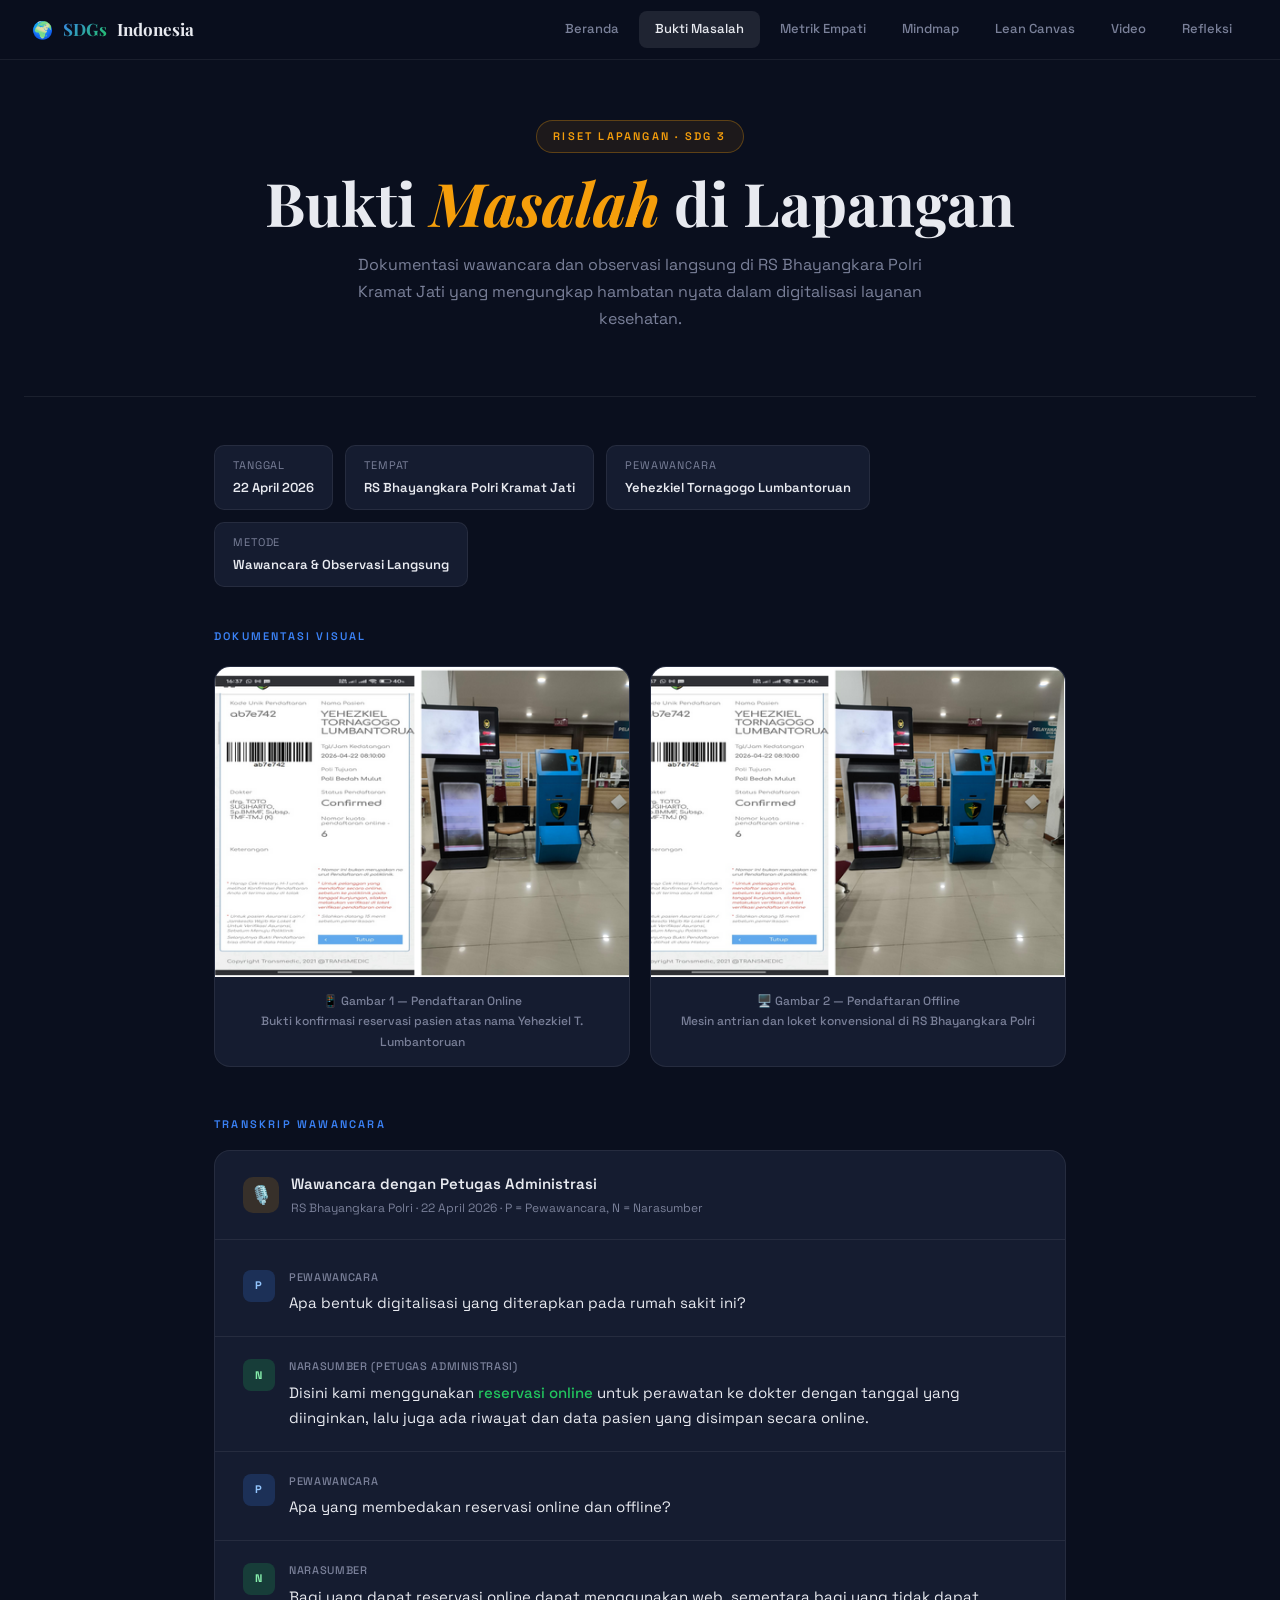
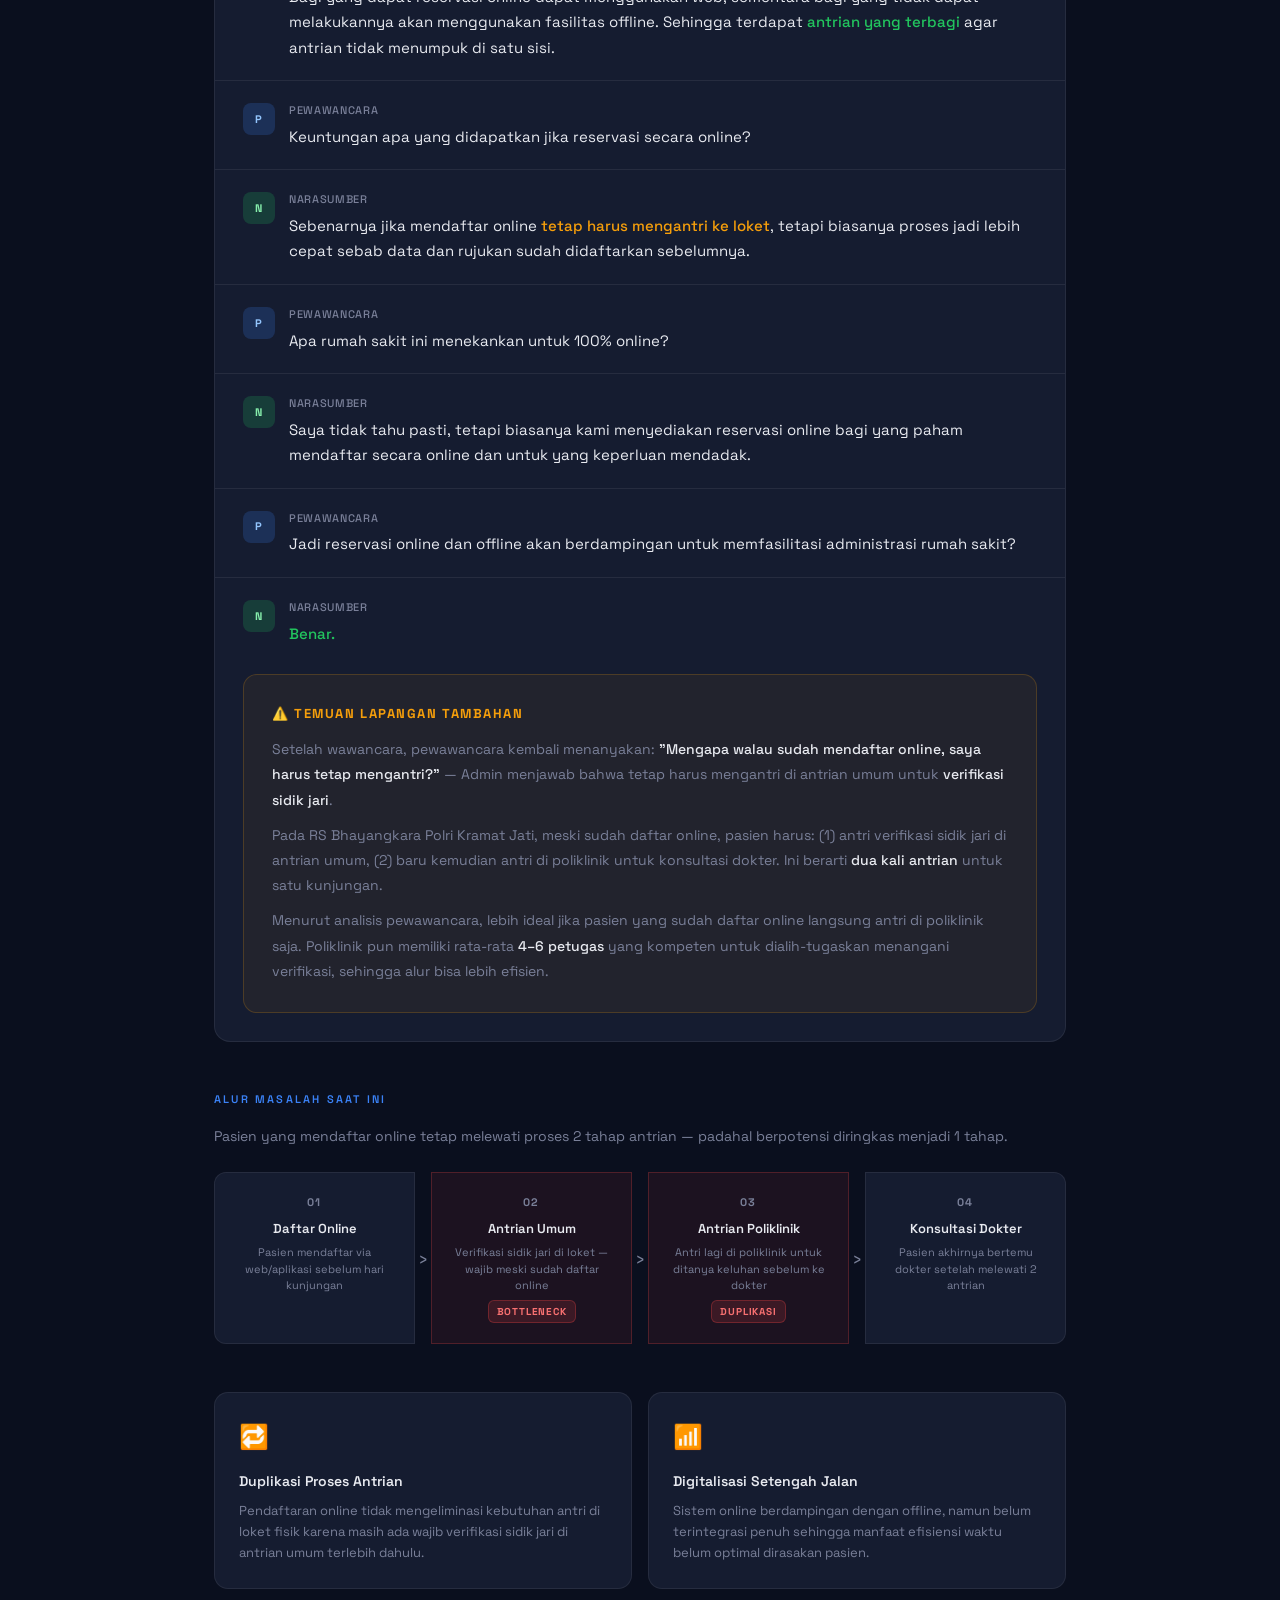
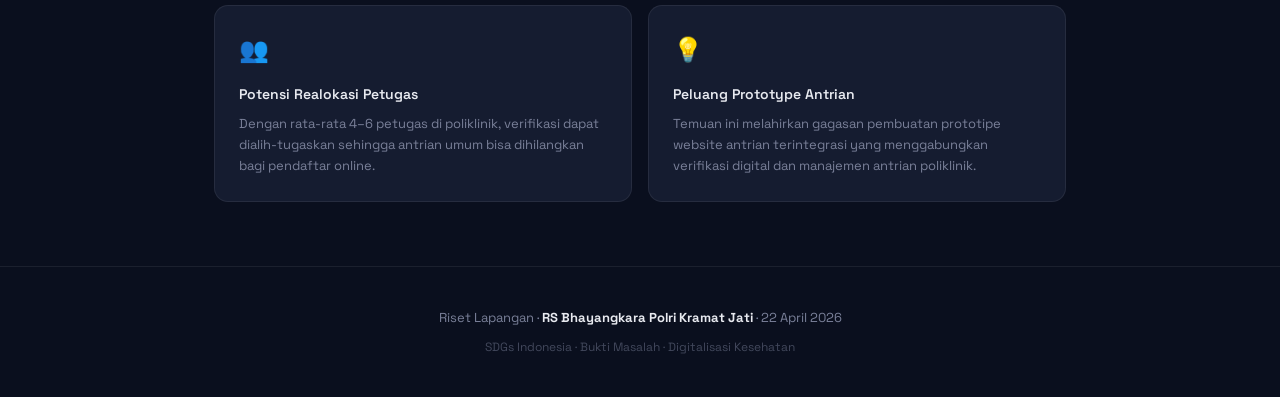
<file: bukti-masalah.html>
<!DOCTYPE html>
<html lang="id">
<head>
  <meta charset="UTF-8"/>
  <meta name="viewport" content="width=device-width, initial-scale=1.0"/>
  <title>Bukti Masalah — SDGs Indonesia</title>
  <link href="https://fonts.googleapis.com/css2?family=Space+Grotesk:wght@300;400;500;600;700&family=Playfair+Display:ital,wght@0,700;1,400&display=swap" rel="stylesheet"/>
  <style>
    :root {
      --bg: #0a0f1e; --bg2: #101627; --surface: #151c30;
      --border: rgba(255,255,255,0.07); --text: #e8eaf0;
      --muted: #7a8099; --accent-blue: #3b82f6; --accent-green: #22c55e;
      --accent-amber: #f59e0b;
    }
    *, *::before, *::after { box-sizing: border-box; margin: 0; padding: 0; }
    html { scroll-behavior: smooth; }
    body {
      background: var(--bg); color: var(--text);
      font-family: 'Space Grotesk', sans-serif;
      font-size: 16px; line-height: 1.7; overflow-x: hidden;
    }

    /* NAV */
    .topnav {
      position: fixed; top: 0; left: 0; right: 0; z-index: 999;
      background: rgba(10,15,30,0.88);
      backdrop-filter: blur(16px); -webkit-backdrop-filter: blur(16px);
      border-bottom: 1px solid rgba(255,255,255,0.07);
      padding: 0 32px; height: 60px;
      display: flex; align-items: center; justify-content: space-between;
    }
    .topnav-logo {
      font-family: 'Playfair Display', serif; font-size: 17px; font-weight: 700;
      color: #e8eaf0; text-decoration: none; display: flex; align-items: center; gap: 10px;
    }
    .topnav-logo span {
      background: linear-gradient(135deg,#3b82f6,#22c55e);
      -webkit-background-clip: text; -webkit-text-fill-color: transparent; background-clip: text;
    }
    .topnav-links { display: flex; align-items: center; gap: 4px; }
    .topnav-links a {
      padding: 7px 16px; border-radius: 8px; font-size: 13px; font-weight: 500;
      color: #7a8099; text-decoration: none; transition: all 0.2s;
    }
    .topnav-links a:hover { color: #e8eaf0; background: rgba(255,255,255,0.06); }
    .topnav-links a.active { color: #e8eaf0; background: rgba(255,255,255,0.09); }

    /* PAGE */
    .page-hero {
      padding: 120px 24px 64px;
      max-width: 900px; margin: 0 auto; text-align: center;
    }
    .eyebrow {
      font-size: 11px; letter-spacing: 0.2em; text-transform: uppercase;
      font-weight: 600; margin-bottom: 16px; padding: 6px 16px;
      border-radius: 999px; display: inline-block;
      color: var(--accent-amber); border: 1px solid rgba(245,158,11,0.3);
      background: rgba(245,158,11,0.08);
    }
    .page-title {
      font-family: 'Playfair Display', serif;
      font-size: clamp(32px,5vw,60px); font-weight: 700;
      line-height: 1.1; margin-bottom: 16px;
    }
    .page-title em { font-style: italic; color: var(--accent-amber); }
    .page-desc { color: var(--muted); font-size: 16px; max-width: 580px; margin: 0 auto; }

    .divider { height: 1px; background: var(--border); margin: 0 24px; }

    /* INTERVIEW META */
    .meta-bar {
      max-width: 900px; margin: 48px auto 0; padding: 0 24px;
      display: flex; gap: 12px; flex-wrap: wrap;
    }
    .meta-chip {
      background: var(--surface); border: 1px solid var(--border);
      border-radius: 10px; padding: 10px 18px; font-size: 13px;
      display: flex; align-items: center; gap: 8px;
    }
    .meta-chip .label { color: var(--muted); font-size: 11px; letter-spacing:0.08em; text-transform:uppercase; margin-bottom:2px; }
    .meta-chip .val { font-weight: 600; color: var(--text); font-size: 13px; }

    /* TRANSCRIPT */
    .transcript-wrap {
      max-width: 900px; margin: 48px auto; padding: 0 24px;
    }
    .section-label {
      font-size: 11px; letter-spacing: 0.2em; text-transform: uppercase;
      color: var(--accent-blue); font-weight: 600; margin-bottom: 16px;
    }
    .transcript-box {
      background: var(--surface); border: 1px solid var(--border);
      border-radius: 16px; overflow: hidden;
    }
    .transcript-header {
      padding: 20px 28px; border-bottom: 1px solid var(--border);
      display: flex; align-items: center; gap: 12px;
    }
    .transcript-header-icon {
      width: 36px; height: 36px; border-radius: 10px;
      background: rgba(245,158,11,0.15); display: flex; align-items: center;
      justify-content: center; font-size: 18px;
    }
    .transcript-header-text { font-weight: 600; font-size: 15px; }
    .transcript-header-sub { font-size: 12px; color: var(--muted); margin-top: 2px; }

    .qa-list { padding: 8px 0; }
    .qa-item {
      padding: 20px 28px; border-bottom: 1px solid var(--border);
      display: grid; grid-template-columns: 32px 1fr; gap: 14px; align-items: start;
    }
    .qa-item:last-child { border-bottom: none; }
    .qa-role {
      width: 32px; height: 32px; border-radius: 8px;
      display: flex; align-items: center; justify-content: center;
      font-size: 11px; font-weight: 700; letter-spacing: 0.05em;
      flex-shrink: 0; margin-top: 2px;
    }
    .role-p { background: rgba(59,130,246,0.2); color: #93c5fd; }
    .role-n { background: rgba(34,197,94,0.2); color: #86efac; }
    .qa-text { font-size: 15px; line-height: 1.7; color: var(--text); }
    .qa-label { font-size: 11px; color: var(--muted); margin-bottom: 4px; font-weight: 500; letter-spacing:0.06em; text-transform:uppercase; }

    /* ADDITIONAL INFO */
    .info-box {
      background: rgba(245,158,11,0.06); border: 1px solid rgba(245,158,11,0.2);
      border-radius: 14px; padding: 28px; margin: 0 28px 28px;
    }
    .info-box-title {
      font-size: 13px; font-weight: 700; letter-spacing: 0.12em; text-transform: uppercase;
      color: var(--accent-amber); margin-bottom: 12px; display: flex; align-items: center; gap: 8px;
    }
    .info-box p { font-size: 14px; color: var(--muted); line-height: 1.8; }
    .info-box p + p { margin-top: 10px; }
    .highlight-text { color: var(--text); font-weight: 500; }

    /* INSIGHT CARDS */
    .insight-grid {
      max-width: 900px; margin: 48px auto; padding: 0 24px;
      display: grid; grid-template-columns: 1fr 1fr; gap: 16px;
    }
    .insight-card {
      background: var(--surface); border: 1px solid var(--border);
      border-radius: 14px; padding: 24px;
      transition: border-color 0.2s;
    }
    .insight-card:hover { border-color: rgba(255,255,255,0.15); }
    .insight-card-icon { font-size: 24px; margin-bottom: 12px; }
    .insight-card-title { font-weight: 600; font-size: 14px; margin-bottom: 8px; }
    .insight-card-body { font-size: 13px; color: var(--muted); line-height: 1.6; }

    /* PHOTOS */
    .photos-wrap {
      max-width: 900px; margin: 48px auto; padding: 0 24px;
    }
    .photo-grid {
      display: grid; grid-template-columns: 1fr 1fr; gap: 20px; margin-top: 20px;
    }
    .photo-card {
      background: var(--surface); border: 1px solid var(--border);
      border-radius: 16px; overflow: hidden;
    }
    .photo-card img {
      width: 100%; aspect-ratio: 4/3; object-fit: cover;
      object-position: left center; display: block;
    }
    .photo-card-r img { object-position: right center; }
    .photo-caption {
      padding: 14px 18px;
      font-size: 12px; color: var(--muted); text-align: center; font-weight: 500;
    }

    /* PROCESS FLOW */
    .flow-wrap {
      max-width: 900px; margin: 48px auto; padding: 0 24px;
    }
    .flow-row {
      display: flex; gap: 0; align-items: stretch; flex-wrap: wrap;
    }
    .flow-step {
      flex: 1; min-width: 140px;
      background: var(--surface); border: 1px solid var(--border);
      padding: 20px 16px; text-align: center; position: relative;
    }
    .flow-step:first-child { border-radius: 12px 0 0 12px; }
    .flow-step:last-child { border-radius: 0 12px 12px 0; }
    .flow-step + .flow-step { border-left: none; }
    .flow-step.problem { background: rgba(239,68,68,0.08); border-color: rgba(239,68,68,0.25); }
    .flow-step-num { font-size: 11px; color: var(--muted); font-weight: 700; letter-spacing: 0.1em; margin-bottom: 6px; }
    .flow-step-title { font-size: 13px; font-weight: 600; margin-bottom: 4px; }
    .flow-step-desc { font-size: 11px; color: var(--muted); line-height: 1.5; }
    .flow-arrow {
      display: flex; align-items: center; padding: 0 4px; color: var(--muted); font-size: 18px;
      flex-shrink: 0; align-self: center;
    }
    .problem-badge {
      display: inline-block; background: rgba(239,68,68,0.15); color: #f87171;
      border: 1px solid rgba(239,68,68,0.3); border-radius: 6px;
      padding: 2px 8px; font-size: 10px; font-weight: 700; margin-top: 6px;
      letter-spacing: 0.08em; text-transform: uppercase;
    }

    footer {
      border-top: 1px solid var(--border); padding: 40px 24px;
      text-align: center; color: var(--muted); font-size: 13px; margin-top: 64px;
    }
    footer strong { color: var(--text); }

    @media(max-width:768px){
      .insight-grid { grid-template-columns: 1fr; }
      .photo-grid { grid-template-columns: 1fr; }
      .flow-row { flex-direction: column; }
      .flow-step:first-child { border-radius: 12px 12px 0 0; }
      .flow-step:last-child { border-radius: 0 0 12px 12px; }
      .flow-step + .flow-step { border-left: 1px solid var(--border); border-top: none; }
      .flow-arrow { display: none; }
      .topnav { padding: 0 16px; }
      .topnav-links a { padding: 6px 10px; font-size: 12px; }
    }

    @keyframes fadeUp { from{opacity:0;transform:translateY(20px)} to{opacity:1;transform:translateY(0)} }
    .fadeup { animation: fadeUp 0.6s ease forwards; }
    .d1{animation-delay:0.1s;opacity:0} .d2{animation-delay:0.2s;opacity:0} .d3{animation-delay:0.3s;opacity:0}
  </style>
</head>
<body>

<nav class="topnav">
  <a class="topnav-logo" href="index.html">🌍 <span>SDGs</span> Indonesia</a>
  <div class="topnav-links">
    <a href="index.html">Beranda</a>
    <a href="bukti-masalah.html" class="active">Bukti Masalah</a>
    <a href="metrik-empati.html">Metrik Empati</a>
    <a href="mindmap.html">Mindmap</a>
    <a href="lean-canvas.html">Lean Canvas</a>
    <a href="video.html">Video</a>
    <a href="refleksi.html">Refleksi</a>
  </div>
</nav>

<!-- HERO -->
<div class="page-hero">
  <div class="eyebrow fadeup">Riset Lapangan · SDG 3</div>
  <h1 class="page-title fadeup d1">Bukti <em>Masalah</em> di Lapangan</h1>
  <p class="page-desc fadeup d2">Dokumentasi wawancara dan observasi langsung di RS Bhayangkara Polri Kramat Jati yang mengungkap hambatan nyata dalam digitalisasi layanan kesehatan.</p>
</div>

<div class="divider"></div>

<!-- META CHIPS -->
<div class="meta-bar">
  <div class="meta-chip">
    <div><div class="label">Tanggal</div><div class="val">22 April 2026</div></div>
  </div>
  <div class="meta-chip">
    <div><div class="label">Tempat</div><div class="val">RS Bhayangkara Polri Kramat Jati</div></div>
  </div>
  <div class="meta-chip">
    <div><div class="label">Pewawancara</div><div class="val">Yehezkiel Tornagogo Lumbantoruan</div></div>
  </div>
  <div class="meta-chip">
    <div><div class="label">Metode</div><div class="val">Wawancara & Observasi Langsung</div></div>
  </div>
</div>

<!-- PHOTOS -->
<div class="photos-wrap" style="margin-top:40px">
  <div class="section-label">Dokumentasi Visual</div>
  <div class="photo-grid">
    <div class="photo-card">
      <img src="bukti-foto.png" alt="Pendaftaran Online - Bukti konfirmasi reservasi pasien" style="object-position:left center">
      <div class="photo-caption">📱 Gambar 1 — Pendaftaran Online<br/>Bukti konfirmasi reservasi pasien atas nama Yehezkiel T. Lumbantoruan</div>
    </div>
    <div class="photo-card photo-card-r">
      <img src="bukti-foto.png" alt="Pendaftaran Offline - Mesin antrean di loket RS" style="object-position:right center">
      <div class="photo-caption">🖥️ Gambar 2 — Pendaftaran Offline<br/>Mesin antrian dan loket konvensional di RS Bhayangkara Polri</div>
    </div>
  </div>
</div>

<!-- TRANSCRIPT -->
<div class="transcript-wrap">
  <div class="section-label">Transkrip Wawancara</div>
  <div class="transcript-box">
    <div class="transcript-header">
      <div class="transcript-header-icon">🎙️</div>
      <div>
        <div class="transcript-header-text">Wawancara dengan Petugas Administrasi</div>
        <div class="transcript-header-sub">RS Bhayangkara Polri · 22 April 2026 · P = Pewawancara, N = Narasumber</div>
      </div>
    </div>
    <div class="qa-list">
      <div class="qa-item">
        <div class="qa-role role-p">P</div>
        <div>
          <div class="qa-label">Pewawancara</div>
          <div class="qa-text">Apa bentuk digitalisasi yang diterapkan pada rumah sakit ini?</div>
        </div>
      </div>
      <div class="qa-item">
        <div class="qa-role role-n">N</div>
        <div>
          <div class="qa-label">Narasumber (Petugas Administrasi)</div>
          <div class="qa-text">Disini kami menggunakan <span style="color:var(--accent-green);font-weight:500">reservasi online</span> untuk perawatan ke dokter dengan tanggal yang diinginkan, lalu juga ada riwayat dan data pasien yang disimpan secara online.</div>
        </div>
      </div>
      <div class="qa-item">
        <div class="qa-role role-p">P</div>
        <div>
          <div class="qa-label">Pewawancara</div>
          <div class="qa-text">Apa yang membedakan reservasi online dan offline?</div>
        </div>
      </div>
      <div class="qa-item">
        <div class="qa-role role-n">N</div>
        <div>
          <div class="qa-label">Narasumber</div>
          <div class="qa-text">Bagi yang dapat reservasi online dapat menggunakan web, sementara bagi yang tidak dapat melakukannya akan menggunakan fasilitas offline. Sehingga terdapat <span style="color:var(--accent-green);font-weight:500">antrian yang terbagi</span> agar antrian tidak menumpuk di satu sisi.</div>
        </div>
      </div>
      <div class="qa-item">
        <div class="qa-role role-p">P</div>
        <div>
          <div class="qa-label">Pewawancara</div>
          <div class="qa-text">Keuntungan apa yang didapatkan jika reservasi secara online?</div>
        </div>
      </div>
      <div class="qa-item">
        <div class="qa-role role-n">N</div>
        <div>
          <div class="qa-label">Narasumber</div>
          <div class="qa-text">Sebenarnya jika mendaftar online <span style="color:var(--accent-amber);font-weight:500">tetap harus mengantri ke loket</span>, tetapi biasanya proses jadi lebih cepat sebab data dan rujukan sudah didaftarkan sebelumnya.</div>
        </div>
      </div>
      <div class="qa-item">
        <div class="qa-role role-p">P</div>
        <div>
          <div class="qa-label">Pewawancara</div>
          <div class="qa-text">Apa rumah sakit ini menekankan untuk 100% online?</div>
        </div>
      </div>
      <div class="qa-item">
        <div class="qa-role role-n">N</div>
        <div>
          <div class="qa-label">Narasumber</div>
          <div class="qa-text">Saya tidak tahu pasti, tetapi biasanya kami menyediakan reservasi online bagi yang paham mendaftar secara online dan untuk yang keperluan mendadak.</div>
        </div>
      </div>
      <div class="qa-item">
        <div class="qa-role role-p">P</div>
        <div>
          <div class="qa-label">Pewawancara</div>
          <div class="qa-text">Jadi reservasi online dan offline akan berdampingan untuk memfasilitasi administrasi rumah sakit?</div>
        </div>
      </div>
      <div class="qa-item">
        <div class="qa-role role-n">N</div>
        <div>
          <div class="qa-label">Narasumber</div>
          <div class="qa-text" style="color:var(--accent-green);font-weight:500">Benar.</div>
        </div>
      </div>
    </div>

    <!-- Additional info box -->
    <div class="info-box">
      <div class="info-box-title">⚠️ Temuan Lapangan Tambahan</div>
      <p>Setelah wawancara, pewawancara kembali menanyakan: <span class="highlight-text">"Mengapa walau sudah mendaftar online, saya harus tetap mengantri?"</span> — Admin menjawab bahwa tetap harus mengantri di antrian umum untuk <span class="highlight-text">verifikasi sidik jari</span>.</p>
      <p>Pada RS Bhayangkara Polri Kramat Jati, meski sudah daftar online, pasien harus: (1) antri verifikasi sidik jari di antrian umum, (2) baru kemudian antri di poliklinik untuk konsultasi dokter. Ini berarti <span class="highlight-text">dua kali antrian</span> untuk satu kunjungan.</p>
      <p>Menurut analisis pewawancara, lebih ideal jika pasien yang sudah daftar online langsung antri di poliklinik saja. Poliklinik pun memiliki rata-rata <span class="highlight-text">4–6 petugas</span> yang kompeten untuk dialih-tugaskan menangani verifikasi, sehingga alur bisa lebih efisien.</p>
    </div>
  </div>
</div>

<!-- FLOW DIAGRAM -->
<div class="flow-wrap">
  <div class="section-label">Alur Masalah Saat Ini</div>
  <p style="color:var(--muted);font-size:14px;margin-bottom:24px">Pasien yang mendaftar online tetap melewati proses 2 tahap antrian — padahal berpotensi diringkas menjadi 1 tahap.</p>
  <div class="flow-row">
    <div class="flow-step">
      <div class="flow-step-num">01</div>
      <div class="flow-step-title">Daftar Online</div>
      <div class="flow-step-desc">Pasien mendaftar via web/aplikasi sebelum hari kunjungan</div>
    </div>
    <div class="flow-arrow">›</div>
    <div class="flow-step problem">
      <div class="flow-step-num">02</div>
      <div class="flow-step-title">Antrian Umum</div>
      <div class="flow-step-desc">Verifikasi sidik jari di loket — wajib meski sudah daftar online</div>
      <div class="problem-badge">Bottleneck</div>
    </div>
    <div class="flow-arrow">›</div>
    <div class="flow-step problem">
      <div class="flow-step-num">03</div>
      <div class="flow-step-title">Antrian Poliklinik</div>
      <div class="flow-step-desc">Antri lagi di poliklinik untuk ditanya keluhan sebelum ke dokter</div>
      <div class="problem-badge">Duplikasi</div>
    </div>
    <div class="flow-arrow">›</div>
    <div class="flow-step">
      <div class="flow-step-num">04</div>
      <div class="flow-step-title">Konsultasi Dokter</div>
      <div class="flow-step-desc">Pasien akhirnya bertemu dokter setelah melewati 2 antrian</div>
    </div>
  </div>
</div>

<!-- INSIGHTS -->
<div class="insight-grid" style="margin-top:16px">
  <div class="insight-card">
    <div class="insight-card-icon">🔁</div>
    <div class="insight-card-title">Duplikasi Proses Antrian</div>
    <div class="insight-card-body">Pendaftaran online tidak mengeliminasi kebutuhan antri di loket fisik karena masih ada wajib verifikasi sidik jari di antrian umum terlebih dahulu.</div>
  </div>
  <div class="insight-card">
    <div class="insight-card-icon">📶</div>
    <div class="insight-card-title">Digitalisasi Setengah Jalan</div>
    <div class="insight-card-body">Sistem online berdampingan dengan offline, namun belum terintegrasi penuh sehingga manfaat efisiensi waktu belum optimal dirasakan pasien.</div>
  </div>
  <div class="insight-card">
    <div class="insight-card-icon">👥</div>
    <div class="insight-card-title">Potensi Realokasi Petugas</div>
    <div class="insight-card-body">Dengan rata-rata 4–6 petugas di poliklinik, verifikasi dapat dialih-tugaskan sehingga antrian umum bisa dihilangkan bagi pendaftar online.</div>
  </div>
  <div class="insight-card">
    <div class="insight-card-icon">💡</div>
    <div class="insight-card-title">Peluang Prototype Antrian</div>
    <div class="insight-card-body">Temuan ini melahirkan gagasan pembuatan prototipe website antrian terintegrasi yang menggabungkan verifikasi digital dan manajemen antrian poliklinik.</div>
  </div>
</div>

<footer>
  <p>Riset Lapangan · <strong>RS Bhayangkara Polri Kramat Jati</strong> · 22 April 2026</p>
  <p style="margin-top:8px;font-size:12px;opacity:0.5">SDGs Indonesia · Bukti Masalah · Digitalisasi Kesehatan</p>
</footer>

<script>
  const observer = new IntersectionObserver(entries => {
    entries.forEach(e => {
      if (e.isIntersecting) {
        e.target.style.opacity='1';
        e.target.style.transform='translateY(0)';
      }
    });
  }, {threshold:0.1});
  document.querySelectorAll('.insight-card,.meta-chip,.flow-step,.photo-card').forEach(el=>{
    el.style.opacity='0'; el.style.transform='translateY(16px)';
    el.style.transition='opacity 0.5s ease, transform 0.5s ease';
    observer.observe(el);
  });
</script>
</body>
</html>
</file>
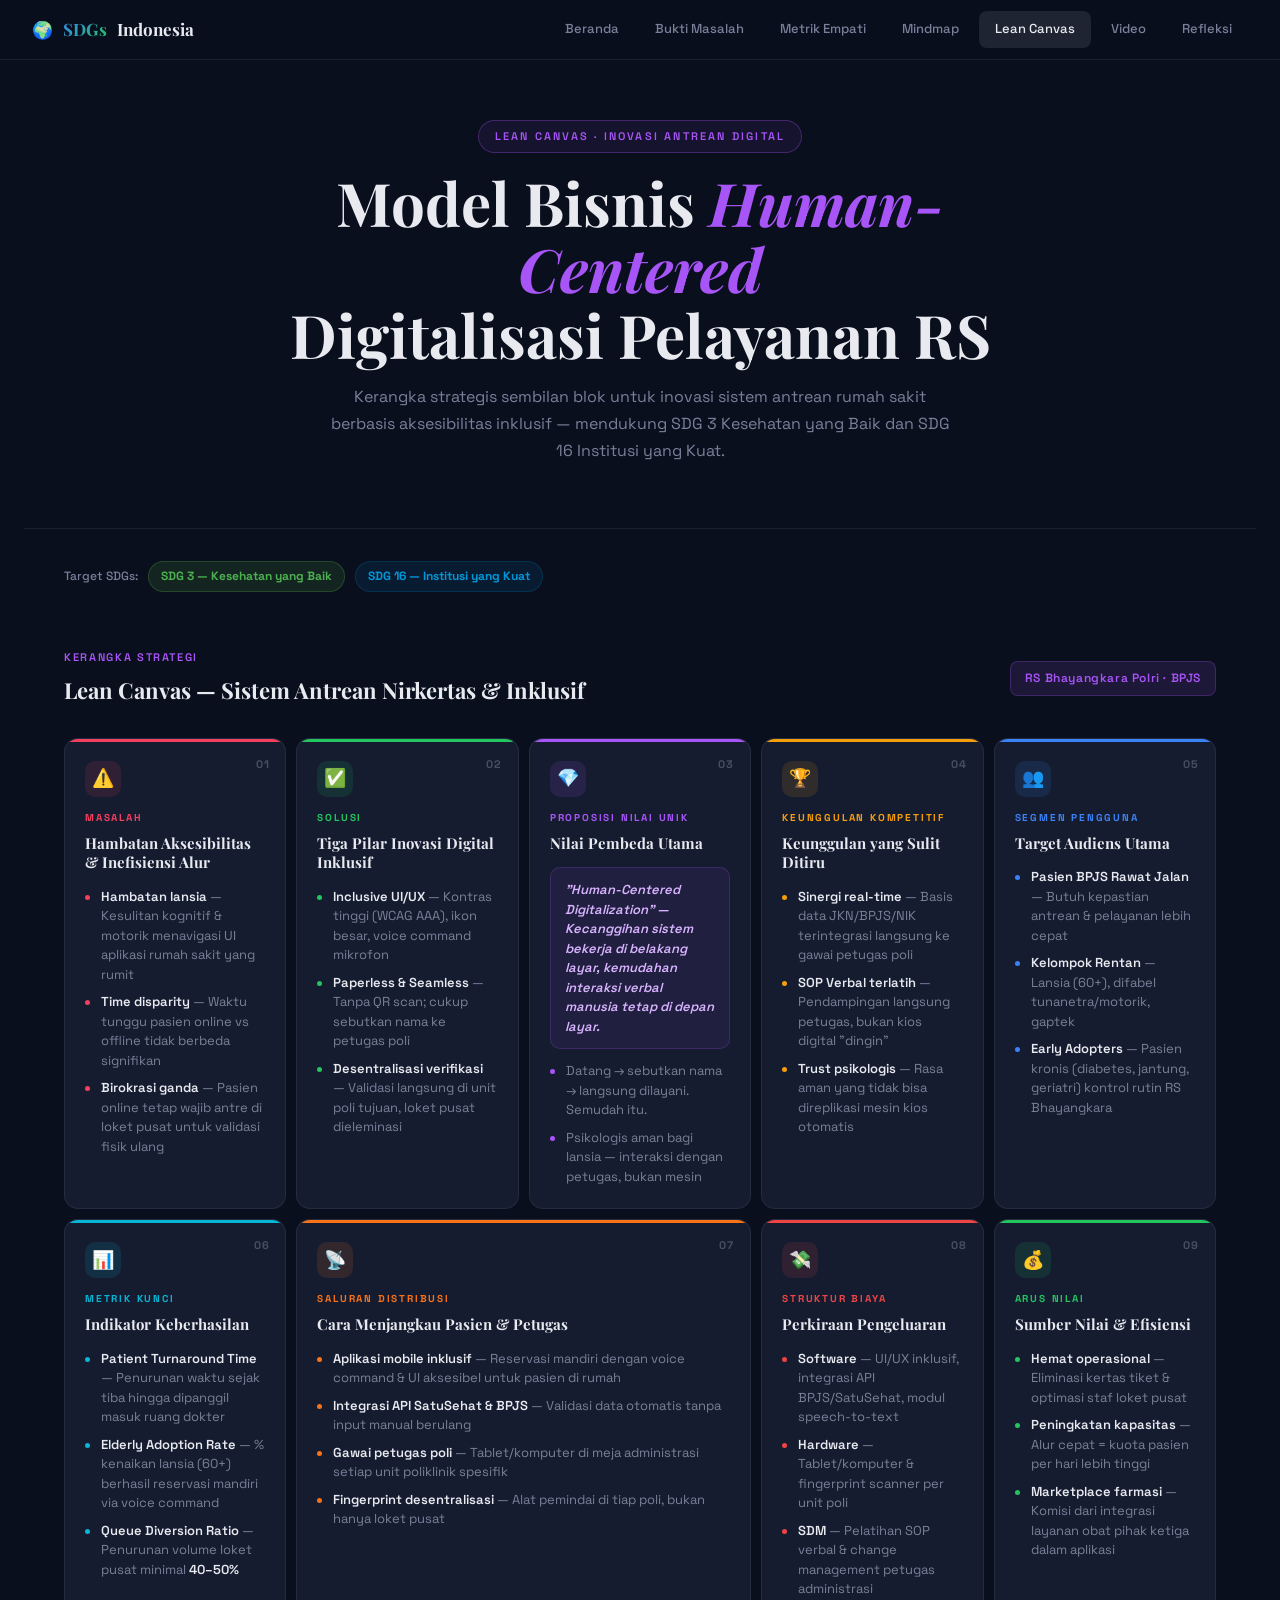
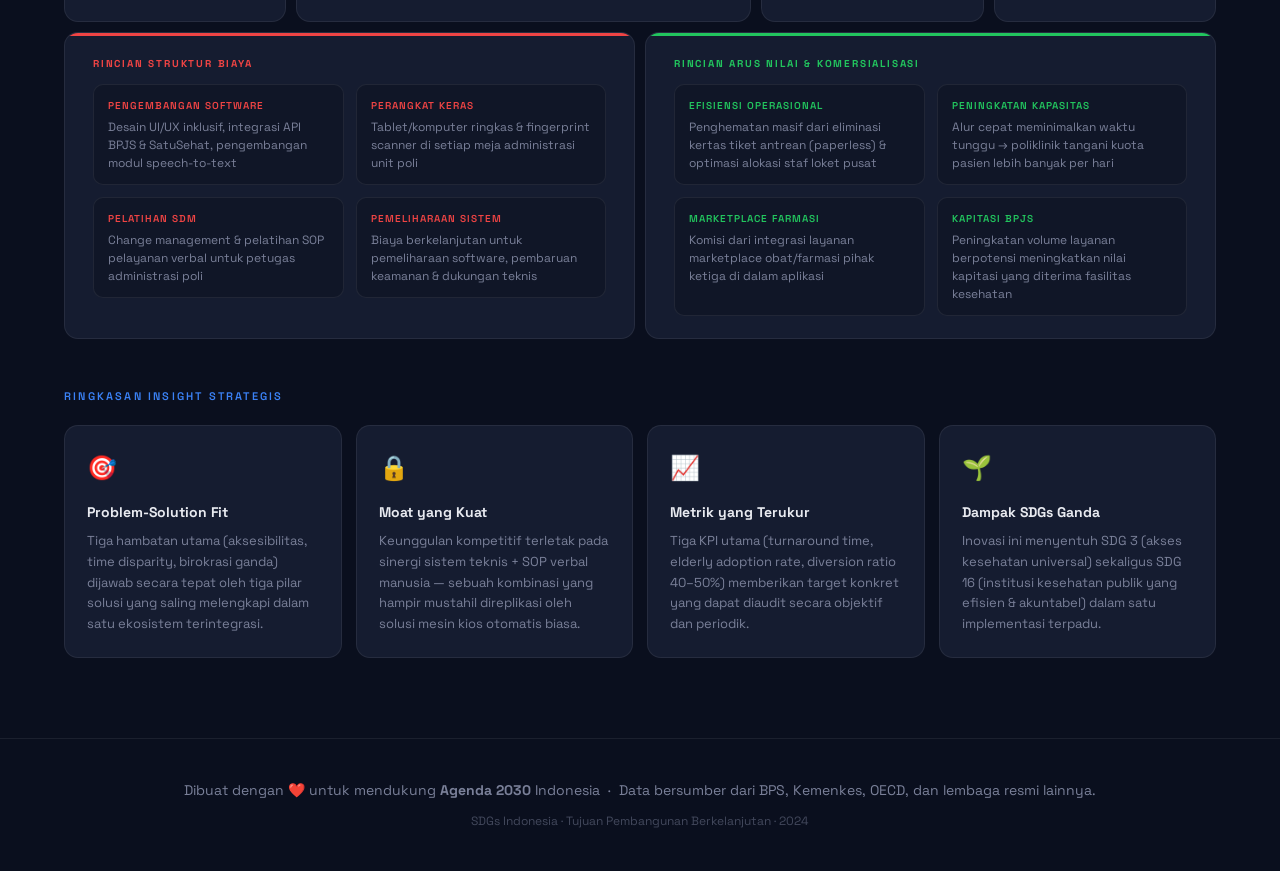
<file: lean-canvas.html>
<!DOCTYPE html>
<html lang="id">
<head>
  <meta charset="UTF-8"/>
  <meta name="viewport" content="width=device-width, initial-scale=1.0"/>
  <title>Lean Canvas — SDGs Indonesia</title>
  <link href="https://fonts.googleapis.com/css2?family=Space+Grotesk:wght@300;400;500;600;700&family=Playfair+Display:ital,wght@0,700;1,400&display=swap" rel="stylesheet"/>
  <style>
    :root {
      --bg: #0a0f1e; --bg2: #101627; --surface: #151c30;
      --border: rgba(255,255,255,0.07); --text: #e8eaf0;
      --muted: #7a8099; --accent-blue: #3b82f6; --accent-green: #22c55e;
      --accent-purple: #a855f7; --accent-amber: #f59e0b;
      --accent-rose: #f43f5e; --accent-cyan: #06b6d4;
      --accent-orange: #f97316;
    }
    *, *::before, *::after { box-sizing: border-box; margin: 0; padding: 0; }
    html { scroll-behavior: smooth; }
    body {
      background: var(--bg); color: var(--text);
      font-family: 'Space Grotesk', sans-serif;
      font-size: 16px; line-height: 1.7; overflow-x: hidden;
    }

    /* ── NAV ── */
    .topnav {
      position: fixed; top: 0; left: 0; right: 0; z-index: 999;
      background: rgba(10,15,30,0.88);
      backdrop-filter: blur(16px); -webkit-backdrop-filter: blur(16px);
      border-bottom: 1px solid rgba(255,255,255,0.07);
      padding: 0 32px; height: 60px;
      display: flex; align-items: center; justify-content: space-between;
    }
    .topnav-logo {
      font-family: 'Playfair Display', serif; font-size: 17px; font-weight: 700;
      color: #e8eaf0; text-decoration: none; display: flex; align-items: center; gap: 10px;
    }
    .topnav-logo span {
      background: linear-gradient(135deg,#3b82f6,#22c55e);
      -webkit-background-clip: text; -webkit-text-fill-color: transparent; background-clip: text;
    }
    .topnav-links { display: flex; align-items: center; gap: 4px; }
    .topnav-links a {
      padding: 7px 16px; border-radius: 8px; font-size: 13px; font-weight: 500;
      color: #7a8099; text-decoration: none; transition: all 0.2s; white-space: nowrap;
    }
    .topnav-links a:hover { color: #e8eaf0; background: rgba(255,255,255,0.06); }
    .topnav-links a.active { color: #e8eaf0; background: rgba(255,255,255,0.09); }
    @media(max-width:600px){
      .topnav { padding: 0 16px; }
      .topnav-links a { padding: 6px 10px; font-size: 12px; }
      .topnav-logo { font-size: 14px; }
    }

    /* ── PAGE HERO ── */
    .page-hero {
      padding: 120px 24px 64px;
      max-width: 900px; margin: 0 auto; text-align: center;
    }
    .eyebrow {
      font-size: 11px; letter-spacing: 0.2em; text-transform: uppercase;
      font-weight: 600; margin-bottom: 16px; padding: 6px 16px;
      border-radius: 999px; display: inline-block;
      color: var(--accent-purple); border: 1px solid rgba(168,85,247,0.3);
      background: rgba(168,85,247,0.08);
    }
    .page-title {
      font-family: 'Playfair Display', serif;
      font-size: clamp(32px,5vw,60px); font-weight: 700;
      line-height: 1.1; margin-bottom: 16px;
    }
    .page-title em { font-style: italic; color: var(--accent-purple); }
    .page-desc { color: var(--muted); font-size: 16px; max-width: 620px; margin: 0 auto; }

    .divider { height: 1px; background: var(--border); margin: 0 24px; }

    /* ── CANVAS GRID ── */
    .canvas-wrap {
      max-width: 1200px; margin: 56px auto 40px; padding: 0 24px;
    }

    .canvas-title-bar {
      display: flex; align-items: center; justify-content: space-between;
      flex-wrap: wrap; gap: 16px; margin-bottom: 28px;
    }
    .canvas-title-bar h2 {
      font-family: 'Playfair Display', serif; font-size: 22px; font-weight: 700;
    }
    .canvas-badge {
      background: rgba(168,85,247,0.12); border: 1px solid rgba(168,85,247,0.25);
      border-radius: 8px; padding: 6px 14px; font-size: 12px; font-weight: 600;
      color: var(--accent-purple); letter-spacing: 0.05em;
    }

    /* ── THE CANVAS ── */
    .lc-grid {
      display: grid;
      grid-template-columns: repeat(5, 1fr);
      grid-template-rows: auto auto;
      gap: 10px;
      min-height: 520px;
    }

    .lc-cell {
      background: var(--surface);
      border: 1px solid var(--border);
      border-radius: 14px;
      padding: 22px 20px;
      position: relative;
      overflow: hidden;
      transition: border-color 0.2s, transform 0.2s;
    }
    .lc-cell:hover {
      transform: translateY(-2px);
    }
    .lc-cell::before {
      content: '';
      position: absolute;
      top: 0; left: 0; right: 0;
      height: 3px;
      border-radius: 14px 14px 0 0;
    }

    /* Color accent lines per block */
    .lc-problem::before   { background: var(--accent-rose); }
    .lc-solution::before  { background: var(--accent-green); }
    .lc-uvp::before       { background: var(--accent-purple); }
    .lc-advantage::before { background: var(--accent-amber); }
    .lc-segments::before  { background: var(--accent-blue); }
    .lc-metrics::before   { background: var(--accent-cyan); }
    .lc-channels::before  { background: var(--accent-orange); }
    .lc-cost::before      { background: #ef4444; }
    .lc-revenue::before   { background: var(--accent-green); }

    /* Cell hover glow tints */
    .lc-problem:hover   { border-color: rgba(244,63,94,0.3); }
    .lc-solution:hover  { border-color: rgba(34,197,94,0.3); }
    .lc-uvp:hover       { border-color: rgba(168,85,247,0.3); }
    .lc-advantage:hover { border-color: rgba(245,158,11,0.3); }
    .lc-segments:hover  { border-color: rgba(59,130,246,0.3); }
    .lc-metrics:hover   { border-color: rgba(6,182,212,0.3); }
    .lc-channels:hover  { border-color: rgba(249,115,22,0.3); }
    .lc-cost:hover      { border-color: rgba(239,68,68,0.3); }
    .lc-revenue:hover   { border-color: rgba(34,197,94,0.3); }

    /* Grid placement */
    .lc-problem   { grid-column: 1; grid-row: 1; }
    .lc-solution  { grid-column: 2; grid-row: 1; }
    .lc-uvp       { grid-column: 3; grid-row: 1; }
    .lc-advantage { grid-column: 4; grid-row: 1; }
    .lc-segments  { grid-column: 5; grid-row: 1; }
    .lc-metrics   { grid-column: 1; grid-row: 2; }
    .lc-channels  { grid-column: 2 / 4; grid-row: 2; }
    .lc-cost      { grid-column: 4; grid-row: 2; }
    .lc-revenue   { grid-column: 5; grid-row: 2; }

    /* Bottom row alt: cost+revenue spanning */
    .lc-cost-revenue-row {
      display: grid;
      grid-template-columns: 1fr 1fr;
      gap: 10px;
      margin-top: 10px;
    }

    .lc-cell-icon {
      width: 36px; height: 36px; border-radius: 10px;
      display: flex; align-items: center; justify-content: center;
      font-size: 18px; margin-bottom: 12px; flex-shrink: 0;
    }
    .icon-rose     { background: rgba(244,63,94,0.12); }
    .icon-green    { background: rgba(34,197,94,0.12); }
    .icon-purple   { background: rgba(168,85,247,0.12); }
    .icon-amber    { background: rgba(245,158,11,0.12); }
    .icon-blue     { background: rgba(59,130,246,0.12); }
    .icon-cyan     { background: rgba(6,182,212,0.12); }
    .icon-orange   { background: rgba(249,115,22,0.12); }
    .icon-red      { background: rgba(239,68,68,0.12); }

    .lc-cell-num {
      position: absolute; top: 16px; right: 16px;
      font-size: 11px; font-weight: 700; color: var(--muted);
      letter-spacing: 0.08em; opacity: 0.5;
    }
    .lc-cell-label {
      font-size: 10px; letter-spacing: 0.18em; text-transform: uppercase;
      font-weight: 700; margin-bottom: 8px;
    }
    .label-rose     { color: var(--accent-rose); }
    .label-green    { color: var(--accent-green); }
    .label-purple   { color: var(--accent-purple); }
    .label-amber    { color: var(--accent-amber); }
    .label-blue     { color: var(--accent-blue); }
    .label-cyan     { color: var(--accent-cyan); }
    .label-orange   { color: var(--accent-orange); }
    .label-red      { color: #ef4444; }

    .lc-cell-title {
      font-family: 'Playfair Display', serif;
      font-size: 15px; font-weight: 700; margin-bottom: 14px; line-height: 1.3;
    }
    .lc-list {
      list-style: none; display: flex; flex-direction: column; gap: 8px;
    }
    .lc-list li {
      font-size: 13px; color: var(--muted); line-height: 1.5;
      padding-left: 16px; position: relative;
    }
    .lc-list li::before {
      content: '';
      position: absolute; left: 0; top: 8px;
      width: 5px; height: 5px; border-radius: 50%;
    }
    .lc-problem  .lc-list li::before { background: var(--accent-rose); }
    .lc-solution .lc-list li::before { background: var(--accent-green); }
    .lc-uvp      .lc-list li::before { background: var(--accent-purple); }
    .lc-advantage .lc-list li::before { background: var(--accent-amber); }
    .lc-segments .lc-list li::before { background: var(--accent-blue); }
    .lc-metrics  .lc-list li::before { background: var(--accent-cyan); }
    .lc-channels .lc-list li::before { background: var(--accent-orange); }
    .lc-cost     .lc-list li::before { background: #ef4444; }
    .lc-revenue  .lc-list li::before { background: var(--accent-green); }

    .lc-list li strong { color: var(--text); font-weight: 600; }

    /* UVP highlight */
    .uvp-highlight {
      background: rgba(168,85,247,0.08);
      border: 1px solid rgba(168,85,247,0.2);
      border-radius: 10px; padding: 12px 14px; margin-bottom: 12px;
      font-size: 13px; font-weight: 600; color: #d8b4fe; line-height: 1.5;
      font-style: italic;
    }

    /* ── BOTTOM FULL-WIDTH ROW ── */
    .lc-bottom-row {
      display: grid;
      grid-template-columns: 1fr 1fr;
      gap: 10px; margin-top: 10px;
    }
    .lc-cost-cell, .lc-revenue-cell {
      background: var(--surface); border: 1px solid var(--border);
      border-radius: 14px; padding: 22px 28px; position: relative; overflow: hidden;
      transition: border-color 0.2s, transform 0.2s;
    }
    .lc-cost-cell::before {
      content: ''; position: absolute; top: 0; left: 0; right: 0;
      height: 3px; background: #ef4444; border-radius: 14px 14px 0 0;
    }
    .lc-revenue-cell::before {
      content: ''; position: absolute; top: 0; left: 0; right: 0;
      height: 3px; background: var(--accent-green); border-radius: 14px 14px 0 0;
    }
    .lc-cost-cell:hover { border-color: rgba(239,68,68,0.3); transform: translateY(-2px); }
    .lc-revenue-cell:hover { border-color: rgba(34,197,94,0.3); transform: translateY(-2px); }
    .cost-grid, .revenue-grid {
      display: grid; grid-template-columns: 1fr 1fr; gap: 12px; margin-top: 12px;
    }
    .cost-item, .revenue-item {
      background: var(--bg2); border: 1px solid var(--border);
      border-radius: 10px; padding: 12px 14px;
    }
    .cost-item-label, .revenue-item-label {
      font-size: 10px; text-transform: uppercase; letter-spacing: 0.1em;
      font-weight: 600; margin-bottom: 4px;
    }
    .cost-item-label { color: #ef4444; }
    .revenue-item-label { color: var(--accent-green); }
    .cost-item-text, .revenue-item-text {
      font-size: 12px; color: var(--muted); line-height: 1.5;
    }

    /* ── SDG TAG ── */
    .sdg-tags {
      max-width: 1200px; margin: 0 auto 16px; padding: 0 24px;
      display: flex; align-items: center; gap: 10px; flex-wrap: wrap;
    }
    .sdg-tag-label { font-size: 12px; color: var(--muted); font-weight: 500; }
    .sdg-pill {
      font-size: 12px; font-weight: 700; padding: 4px 12px; border-radius: 999px;
    }
    .sdg3-pill { background: rgba(76,159,56,0.15); color: #4caf50; border: 1px solid rgba(76,159,56,0.3); }
    .sdg16-pill { background: rgba(0,104,157,0.15); color: #0097d9; border: 1px solid rgba(0,104,157,0.3); }

    /* ── INSIGHT CARDS ── */
    .insight-section {
      max-width: 1200px; margin: 48px auto 80px; padding: 0 24px;
    }
    .insight-header {
      font-size: 11px; letter-spacing: 0.2em; text-transform: uppercase;
      color: var(--accent-blue); font-weight: 600; margin-bottom: 20px;
    }
    .insight-grid {
      display: grid; grid-template-columns: repeat(auto-fit, minmax(240px, 1fr)); gap: 14px;
    }
    .insight-card {
      background: var(--surface); border: 1px solid var(--border);
      border-radius: 14px; padding: 22px;
      opacity: 0; transform: translateY(20px);
      transition: opacity 0.5s ease, transform 0.5s ease, border-color 0.2s;
    }
    .insight-card.visible { opacity: 1; transform: translateY(0); }
    .insight-card:hover { border-color: rgba(59,130,246,0.25); }
    .insight-icon { font-size: 24px; margin-bottom: 12px; }
    .insight-card h4 { font-size: 14px; font-weight: 700; margin-bottom: 6px; }
    .insight-card p { font-size: 13px; color: var(--muted); line-height: 1.6; }

    /* ── FOOTER ── */
    footer {
      border-top: 1px solid var(--border); padding: 40px 24px;
      text-align: center; color: var(--muted); font-size: 14px;
    }

    /* ── RESPONSIVE ── */
    @media (max-width: 900px) {
      .lc-grid {
        grid-template-columns: 1fr 1fr;
        grid-template-rows: auto;
      }
      .lc-problem   { grid-column: 1; grid-row: 1; }
      .lc-solution  { grid-column: 2; grid-row: 1; }
      .lc-uvp       { grid-column: 1 / 3; grid-row: 2; }
      .lc-advantage { grid-column: 1; grid-row: 3; }
      .lc-segments  { grid-column: 2; grid-row: 3; }
      .lc-metrics   { grid-column: 1; grid-row: 4; }
      .lc-channels  { grid-column: 2; grid-row: 4; }
      .lc-cost      { grid-column: 1; grid-row: 5; }
      .lc-revenue   { grid-column: 2; grid-row: 5; }
      .lc-bottom-row { grid-template-columns: 1fr; }
      .cost-grid, .revenue-grid { grid-template-columns: 1fr; }
    }
    @media (max-width: 600px) {
      .lc-grid { grid-template-columns: 1fr; }
      .lc-problem, .lc-solution, .lc-uvp, .lc-advantage,
      .lc-segments, .lc-metrics, .lc-channels, .lc-cost, .lc-revenue {
        grid-column: 1; grid-row: auto;
      }
    }
  </style>
</head>
<body>

<!-- ── NAVIGATION ── -->
<nav class="topnav">
  <a class="topnav-logo" href="index.html">🌍 <span>SDGs</span> Indonesia</a>
  <div class="topnav-links">
    <a href="index.html">Beranda</a>
    <a href="bukti-masalah.html">Bukti Masalah</a>
    <a href="metrik-empati.html">Metrik Empati</a>
    <a href="mindmap.html">Mindmap</a>
    <a href="lean-canvas.html" class="active">Lean Canvas</a>
    <a href="video.html">Video</a>
    <a href="refleksi.html">Refleksi</a>
  </div>
</nav>

<!-- ── PAGE HERO ── -->
<div class="page-hero">
  <div class="eyebrow">Lean Canvas · Inovasi Antrean Digital</div>
  <h1 class="page-title">Model Bisnis <em>Human-Centered</em><br>Digitalisasi Pelayanan RS</h1>
  <p class="page-desc">Kerangka strategis sembilan blok untuk inovasi sistem antrean rumah sakit berbasis aksesibilitas inklusif — mendukung SDG 3 Kesehatan yang Baik dan SDG 16 Institusi yang Kuat.</p>
</div>

<div class="divider"></div>

<!-- ── SDG TAGS ── -->
<div class="sdg-tags" style="margin-top: 32px;">
  <span class="sdg-tag-label">Target SDGs:</span>
  <span class="sdg-pill sdg3-pill">SDG 3 — Kesehatan yang Baik</span>
  <span class="sdg-pill sdg16-pill">SDG 16 — Institusi yang Kuat</span>
</div>

<!-- ── CANVAS TITLE BAR ── -->
<div class="canvas-wrap">
  <div class="canvas-title-bar">
    <div>
      <div style="font-size:11px;letter-spacing:0.15em;text-transform:uppercase;color:var(--accent-purple);font-weight:600;margin-bottom:6px">Kerangka Strategi</div>
      <h2>Lean Canvas — Sistem Antrean Nirkertas & Inklusif</h2>
    </div>
    <span class="canvas-badge">RS Bhayangkara Polri · BPJS</span>
  </div>

  <!-- ── MAIN 5-COLUMN GRID ── -->
  <div class="lc-grid">

    <!-- 1. PROBLEM -->
    <div class="lc-cell lc-problem">
      <span class="lc-cell-num">01</span>
      <div class="lc-cell-icon icon-rose">⚠️</div>
      <div class="lc-cell-label label-rose">Masalah</div>
      <div class="lc-cell-title">Hambatan Aksesibilitas & Inefisiensi Alur</div>
      <ul class="lc-list">
        <li><strong>Hambatan lansia</strong> — Kesulitan kognitif & motorik menavigasi UI aplikasi rumah sakit yang rumit</li>
        <li><strong>Time disparity</strong> — Waktu tunggu pasien online vs offline tidak berbeda signifikan</li>
        <li><strong>Birokrasi ganda</strong> — Pasien online tetap wajib antre di loket pusat untuk validasi fisik ulang</li>
      </ul>
    </div>

    <!-- 2. SOLUTION -->
    <div class="lc-cell lc-solution">
      <span class="lc-cell-num">02</span>
      <div class="lc-cell-icon icon-green">✅</div>
      <div class="lc-cell-label label-green">Solusi</div>
      <div class="lc-cell-title">Tiga Pilar Inovasi Digital Inklusif</div>
      <ul class="lc-list">
        <li><strong>Inclusive UI/UX</strong> — Kontras tinggi (WCAG AAA), ikon besar, voice command mikrofon</li>
        <li><strong>Paperless & Seamless</strong> — Tanpa QR scan; cukup sebutkan nama ke petugas poli</li>
        <li><strong>Desentralisasi verifikasi</strong> — Validasi langsung di unit poli tujuan, loket pusat dieleminasi</li>
      </ul>
    </div>

    <!-- 3. UVP -->
    <div class="lc-cell lc-uvp">
      <span class="lc-cell-num">03</span>
      <div class="lc-cell-icon icon-purple">💎</div>
      <div class="lc-cell-label label-purple">Proposisi Nilai Unik</div>
      <div class="lc-cell-title">Nilai Pembeda Utama</div>
      <div class="uvp-highlight">
        "Human-Centered Digitalization" — Kecanggihan sistem bekerja di belakang layar, kemudahan interaksi verbal manusia tetap di depan layar.
      </div>
      <ul class="lc-list">
        <li>Datang → sebutkan nama → langsung dilayani. Semudah itu.</li>
        <li>Psikologis aman bagi lansia — interaksi dengan petugas, bukan mesin</li>
      </ul>
    </div>

    <!-- 4. UNFAIR ADVANTAGE -->
    <div class="lc-cell lc-advantage">
      <span class="lc-cell-num">04</span>
      <div class="lc-cell-icon icon-amber">🏆</div>
      <div class="lc-cell-label label-amber">Keunggulan Kompetitif</div>
      <div class="lc-cell-title">Keunggulan yang Sulit Ditiru</div>
      <ul class="lc-list">
        <li><strong>Sinergi real-time</strong> — Basis data JKN/BPJS/NIK terintegrasi langsung ke gawai petugas poli</li>
        <li><strong>SOP Verbal terlatih</strong> — Pendampingan langsung petugas, bukan kios digital "dingin"</li>
        <li><strong>Trust psikologis</strong> — Rasa aman yang tidak bisa direplikasi mesin kios otomatis</li>
      </ul>
    </div>

    <!-- 5. CUSTOMER SEGMENTS -->
    <div class="lc-cell lc-segments">
      <span class="lc-cell-num">05</span>
      <div class="lc-cell-icon icon-blue">👥</div>
      <div class="lc-cell-label label-blue">Segmen Pengguna</div>
      <div class="lc-cell-title">Target Audiens Utama</div>
      <ul class="lc-list">
        <li><strong>Pasien BPJS Rawat Jalan</strong> — Butuh kepastian antrean & pelayanan lebih cepat</li>
        <li><strong>Kelompok Rentan</strong> — Lansia (60+), difabel tunanetra/motorik, gaptek</li>
        <li><strong>Early Adopters</strong> — Pasien kronis (diabetes, jantung, geriatri) kontrol rutin RS Bhayangkara</li>
      </ul>
    </div>

    <!-- 6. KEY METRICS -->
    <div class="lc-cell lc-metrics">
      <span class="lc-cell-num">06</span>
      <div class="lc-cell-icon icon-cyan">📊</div>
      <div class="lc-cell-label label-cyan">Metrik Kunci</div>
      <div class="lc-cell-title">Indikator Keberhasilan</div>
      <ul class="lc-list">
        <li><strong>Patient Turnaround Time</strong> — Penurunan waktu sejak tiba hingga dipanggil masuk ruang dokter</li>
        <li><strong>Elderly Adoption Rate</strong> — % kenaikan lansia (60+) berhasil reservasi mandiri via voice command</li>
        <li><strong>Queue Diversion Ratio</strong> — Penurunan volume loket pusat minimal <strong>40–50%</strong></li>
      </ul>
    </div>

    <!-- 7. CHANNELS -->
    <div class="lc-cell lc-channels">
      <span class="lc-cell-num">07</span>
      <div class="lc-cell-icon icon-orange">📡</div>
      <div class="lc-cell-label label-orange">Saluran Distribusi</div>
      <div class="lc-cell-title">Cara Menjangkau Pasien & Petugas</div>
      <ul class="lc-list">
        <li><strong>Aplikasi mobile inklusif</strong> — Reservasi mandiri dengan voice command & UI aksesibel untuk pasien di rumah</li>
        <li><strong>Integrasi API SatuSehat & BPJS</strong> — Validasi data otomatis tanpa input manual berulang</li>
        <li><strong>Gawai petugas poli</strong> — Tablet/komputer di meja administrasi setiap unit poliklinik spesifik</li>
        <li><strong>Fingerprint desentralisasi</strong> — Alat pemindai di tiap poli, bukan hanya loket pusat</li>
      </ul>
    </div>

    <!-- 8. COST STRUCTURE -->
    <div class="lc-cell lc-cost">
      <span class="lc-cell-num">08</span>
      <div class="lc-cell-icon icon-red">💸</div>
      <div class="lc-cell-label label-red">Struktur Biaya</div>
      <div class="lc-cell-title">Perkiraan Pengeluaran</div>
      <ul class="lc-list">
        <li><strong>Software</strong> — UI/UX inklusif, integrasi API BPJS/SatuSehat, modul speech-to-text</li>
        <li><strong>Hardware</strong> — Tablet/komputer & fingerprint scanner per unit poli</li>
        <li><strong>SDM</strong> — Pelatihan SOP verbal & change management petugas administrasi</li>
      </ul>
    </div>

    <!-- 9. REVENUE STREAMS -->
    <div class="lc-cell lc-revenue">
      <span class="lc-cell-num">09</span>
      <div class="lc-cell-icon icon-green">💰</div>
      <div class="lc-cell-label label-green">Arus Nilai</div>
      <div class="lc-cell-title">Sumber Nilai & Efisiensi</div>
      <ul class="lc-list">
        <li><strong>Hemat operasional</strong> — Eliminasi kertas tiket & optimasi staf loket pusat</li>
        <li><strong>Peningkatan kapasitas</strong> — Alur cepat = kuota pasien per hari lebih tinggi</li>
        <li><strong>Marketplace farmasi</strong> — Komisi dari integrasi layanan obat pihak ketiga dalam aplikasi</li>
      </ul>
    </div>

  </div><!-- end .lc-grid -->

  <!-- ── EXPANDED COST & REVENUE ROW ── -->
  <div class="lc-bottom-row">

    <div class="lc-cost-cell">
      <div style="display:flex;align-items:center;gap:10px;margin-bottom:4px">
        <div style="font-size:10px;letter-spacing:0.18em;text-transform:uppercase;font-weight:700;color:#ef4444">Rincian Struktur Biaya</div>
      </div>
      <div class="cost-grid">
        <div class="cost-item">
          <div class="cost-item-label">Pengembangan Software</div>
          <div class="cost-item-text">Desain UI/UX inklusif, integrasi API BPJS & SatuSehat, pengembangan modul speech-to-text</div>
        </div>
        <div class="cost-item">
          <div class="cost-item-label">Perangkat Keras</div>
          <div class="cost-item-text">Tablet/komputer ringkas & fingerprint scanner di setiap meja administrasi unit poli</div>
        </div>
        <div class="cost-item">
          <div class="cost-item-label">Pelatihan SDM</div>
          <div class="cost-item-text">Change management & pelatihan SOP pelayanan verbal untuk petugas administrasi poli</div>
        </div>
        <div class="cost-item">
          <div class="cost-item-label">Pemeliharaan Sistem</div>
          <div class="cost-item-text">Biaya berkelanjutan untuk pemeliharaan software, pembaruan keamanan & dukungan teknis</div>
        </div>
      </div>
    </div>

    <div class="lc-revenue-cell">
      <div style="font-size:10px;letter-spacing:0.18em;text-transform:uppercase;font-weight:700;color:var(--accent-green);margin-bottom:4px">Rincian Arus Nilai & Komersialisasi</div>
      <div class="revenue-grid">
        <div class="revenue-item">
          <div class="revenue-item-label">Efisiensi Operasional</div>
          <div class="revenue-item-text">Penghematan masif dari eliminasi kertas tiket antrean (paperless) & optimasi alokasi staf loket pusat</div>
        </div>
        <div class="revenue-item">
          <div class="revenue-item-label">Peningkatan Kapasitas</div>
          <div class="revenue-item-text">Alur cepat meminimalkan waktu tunggu → poliklinik tangani kuota pasien lebih banyak per hari</div>
        </div>
        <div class="revenue-item">
          <div class="revenue-item-label">Marketplace Farmasi</div>
          <div class="revenue-item-text">Komisi dari integrasi layanan marketplace obat/farmasi pihak ketiga di dalam aplikasi</div>
        </div>
        <div class="revenue-item">
          <div class="revenue-item-label">Kapitasi BPJS</div>
          <div class="revenue-item-text">Peningkatan volume layanan berpotensi meningkatkan nilai kapitasi yang diterima fasilitas kesehatan</div>
        </div>
      </div>
    </div>

  </div><!-- end .lc-bottom-row -->
</div><!-- end .canvas-wrap -->

<!-- ── KEY INSIGHTS ── -->
<div class="insight-section">
  <div class="insight-header">Ringkasan Insight Strategis</div>
  <div class="insight-grid">
    <div class="insight-card">
      <div class="insight-icon">🎯</div>
      <h4>Problem-Solution Fit</h4>
      <p>Tiga hambatan utama (aksesibilitas, time disparity, birokrasi ganda) dijawab secara tepat oleh tiga pilar solusi yang saling melengkapi dalam satu ekosistem terintegrasi.</p>
    </div>
    <div class="insight-card">
      <div class="insight-icon">🔒</div>
      <h4>Moat yang Kuat</h4>
      <p>Keunggulan kompetitif terletak pada sinergi sistem teknis + SOP verbal manusia — sebuah kombinasi yang hampir mustahil direplikasi oleh solusi mesin kios otomatis biasa.</p>
    </div>
    <div class="insight-card">
      <div class="insight-icon">📈</div>
      <h4>Metrik yang Terukur</h4>
      <p>Tiga KPI utama (turnaround time, elderly adoption rate, diversion ratio 40–50%) memberikan target konkret yang dapat diaudit secara objektif dan periodik.</p>
    </div>
    <div class="insight-card">
      <div class="insight-icon">🌱</div>
      <h4>Dampak SDGs Ganda</h4>
      <p>Inovasi ini menyentuh SDG 3 (akses kesehatan universal) sekaligus SDG 16 (institusi kesehatan publik yang efisien & akuntabel) dalam satu implementasi terpadu.</p>
    </div>
  </div>
</div>

<!-- ── FOOTER ── -->
<footer>
  <p>Dibuat dengan ❤️ untuk mendukung <strong>Agenda 2030</strong> Indonesia &nbsp;·&nbsp; Data bersumber dari BPS, Kemenkes, OECD, dan lembaga resmi lainnya.</p>
  <p style="margin-top:8px;font-size:12px;opacity:0.5">SDGs Indonesia · Tujuan Pembangunan Berkelanjutan · 2024</p>
</footer>

<script>
  // Scroll reveal for insight cards
  const observer = new IntersectionObserver((entries) => {
    entries.forEach((e, i) => {
      if (e.isIntersecting) {
        setTimeout(() => e.target.classList.add('visible'), i * 80);
      }
    });
  }, { threshold: 0.15 });

  document.querySelectorAll('.insight-card').forEach(el => observer.observe(el));

  // Scroll reveal for lean canvas cells
  const cellObserver = new IntersectionObserver((entries) => {
    entries.forEach((e, i) => {
      if (e.isIntersecting) {
        setTimeout(() => {
          e.target.style.opacity = '1';
          e.target.style.transform = 'translateY(0)';
        }, i * 60);
      }
    });
  }, { threshold: 0.05 });

  document.querySelectorAll('.lc-cell, .lc-cost-cell, .lc-revenue-cell').forEach(el => {
    el.style.opacity = '0';
    el.style.transform = 'translateY(16px)';
    el.style.transition = 'opacity 0.45s ease, transform 0.45s ease, border-color 0.2s, box-shadow 0.2s';
    cellObserver.observe(el);
  });
</script>
</body>
</html>
</file>
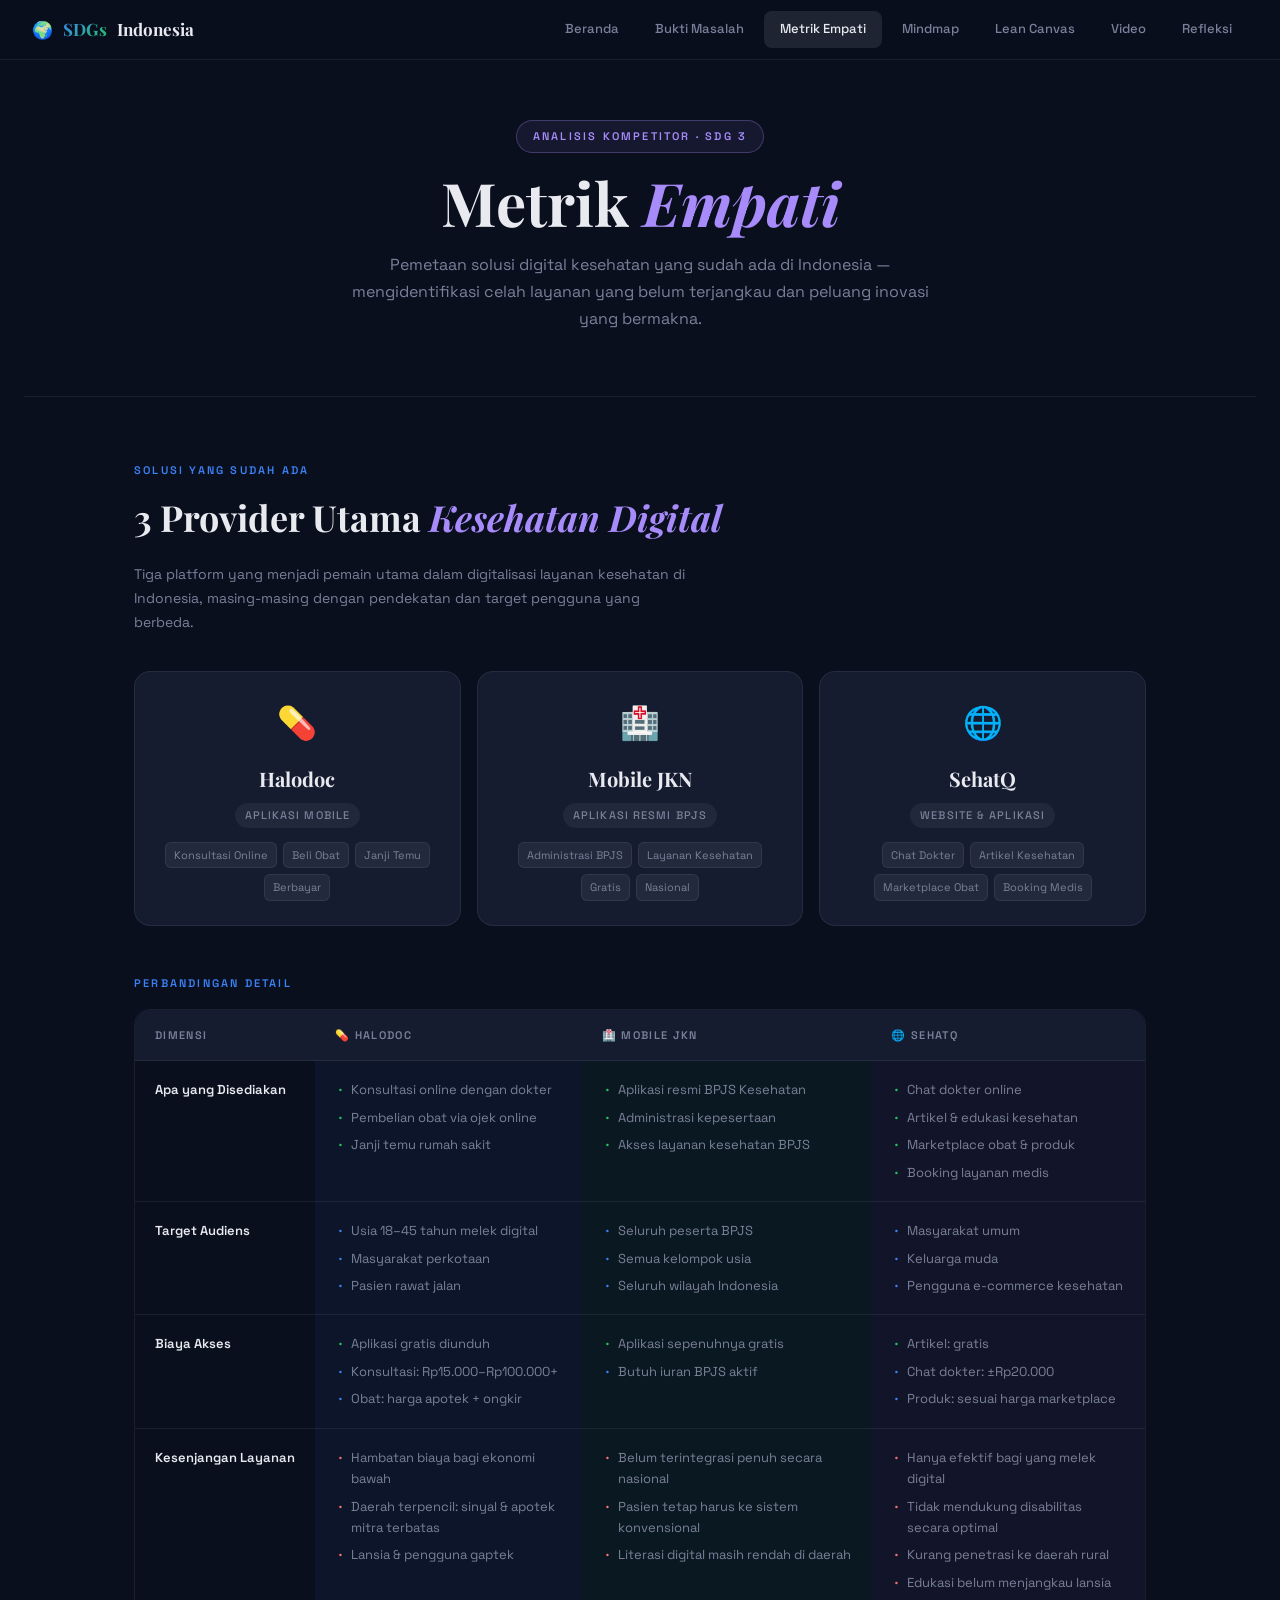
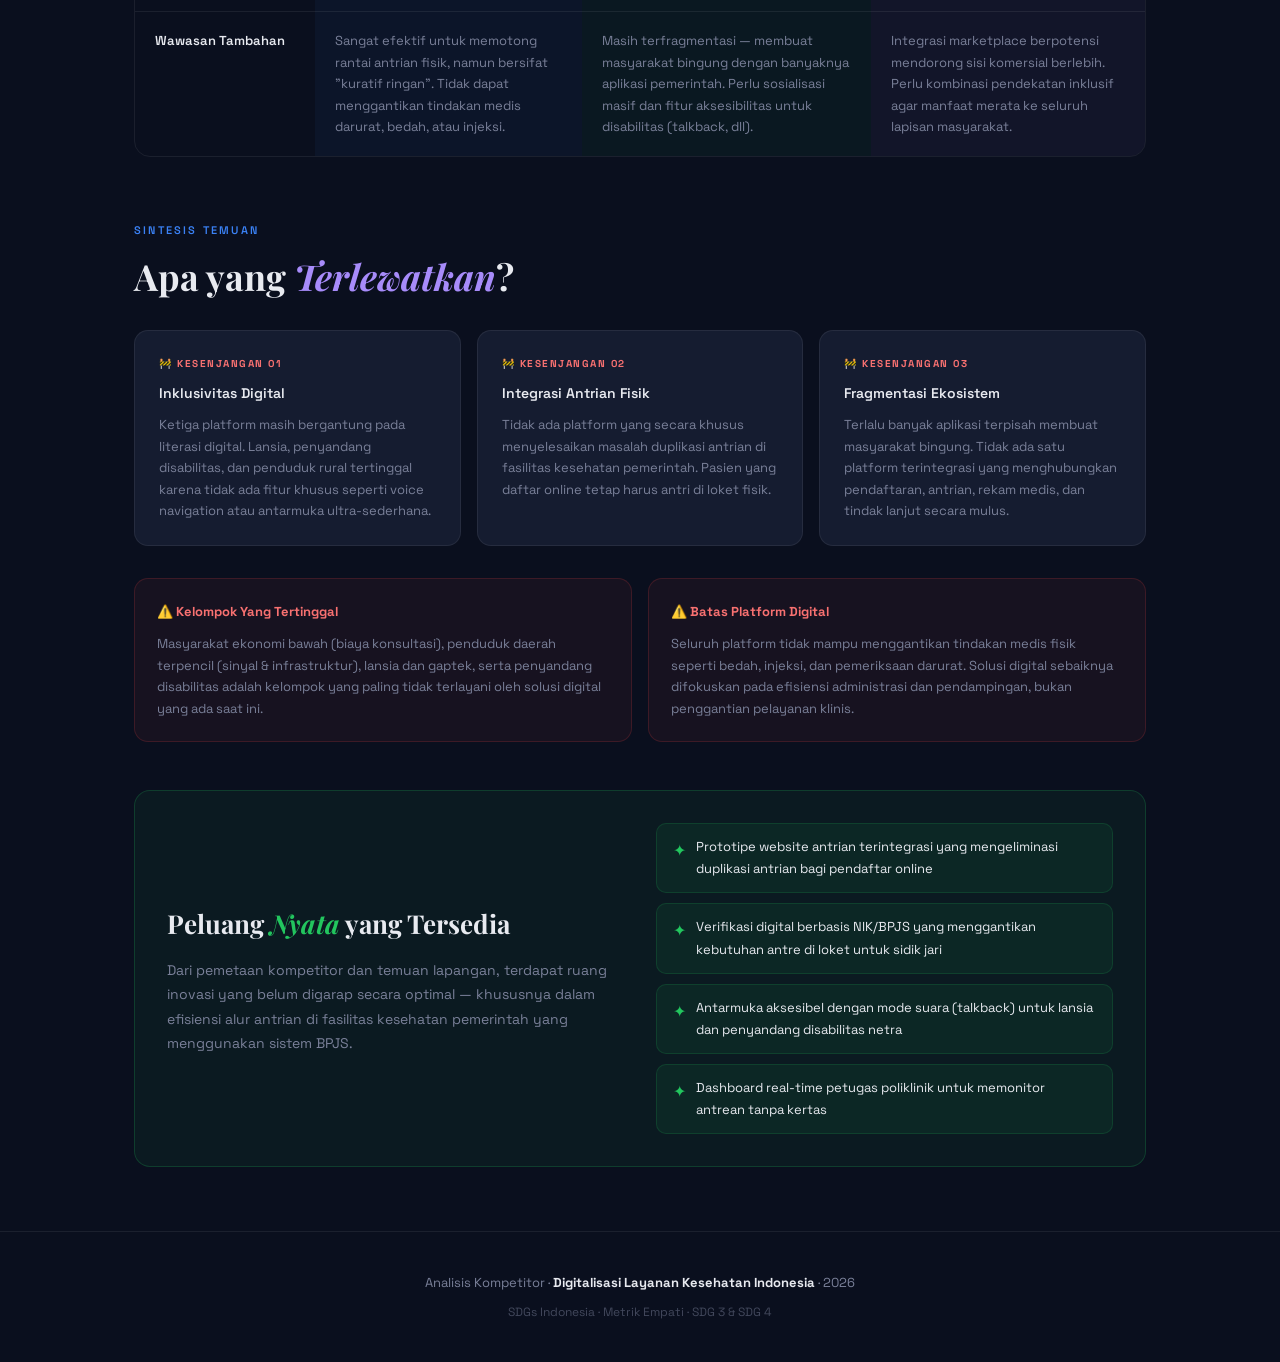
<file: metrik-empati.html>
<!DOCTYPE html>
<html lang="id">
<head>
  <meta charset="UTF-8"/>
  <meta name="viewport" content="width=device-width, initial-scale=1.0"/>
  <title>Metrik Empati — SDGs Indonesia</title>
  <link href="https://fonts.googleapis.com/css2?family=Space+Grotesk:wght@300;400;500;600;700&family=Playfair+Display:ital,wght@0,700;1,400&display=swap" rel="stylesheet"/>
  <style>
    :root {
      --bg:#0a0f1e; --bg2:#101627; --surface:#151c30;
      --border:rgba(255,255,255,0.07); --text:#e8eaf0;
      --muted:#7a8099; --accent-blue:#3b82f6; --accent-green:#22c55e;
      --accent-purple:#a78bfa; --accent-amber:#f59e0b;
    }
    *,*::before,*::after{box-sizing:border-box;margin:0;padding:0}
    html{scroll-behavior:smooth}
    body{
      background:var(--bg);color:var(--text);
      font-family:'Space Grotesk',sans-serif;
      font-size:16px;line-height:1.7;overflow-x:hidden;
    }

    /* NAV */
    .topnav{
      position:fixed;top:0;left:0;right:0;z-index:999;
      background:rgba(10,15,30,0.88);
      backdrop-filter:blur(16px);-webkit-backdrop-filter:blur(16px);
      border-bottom:1px solid rgba(255,255,255,0.07);
      padding:0 32px;height:60px;
      display:flex;align-items:center;justify-content:space-between;
    }
    .topnav-logo{
      font-family:'Playfair Display',serif;font-size:17px;font-weight:700;
      color:#e8eaf0;text-decoration:none;display:flex;align-items:center;gap:10px;
    }
    .topnav-logo span{
      background:linear-gradient(135deg,#3b82f6,#22c55e);
      -webkit-background-clip:text;-webkit-text-fill-color:transparent;background-clip:text;
    }
    .topnav-links{display:flex;align-items:center;gap:4px;}
    .topnav-links a{
      padding:7px 16px;border-radius:8px;font-size:13px;font-weight:500;
      color:#7a8099;text-decoration:none;transition:all 0.2s;
    }
    .topnav-links a:hover{color:#e8eaf0;background:rgba(255,255,255,0.06)}
    .topnav-links a.active{color:#e8eaf0;background:rgba(255,255,255,0.09)}

    /* PAGE */
    .page-hero{
      padding:120px 24px 64px;max-width:960px;margin:0 auto;text-align:center;
    }
    .eyebrow{
      font-size:11px;letter-spacing:0.2em;text-transform:uppercase;
      font-weight:600;margin-bottom:16px;padding:6px 16px;
      border-radius:999px;display:inline-block;
      color:var(--accent-purple);border:1px solid rgba(167,139,250,0.3);
      background:rgba(167,139,250,0.08);
    }
    .page-title{
      font-family:'Playfair Display',serif;
      font-size:clamp(32px,5vw,60px);font-weight:700;
      line-height:1.1;margin-bottom:16px;
    }
    .page-title em{font-style:italic;color:var(--accent-purple)}
    .page-desc{color:var(--muted);font-size:16px;max-width:600px;margin:0 auto}

    .divider{height:1px;background:var(--border);margin:0 24px}

    .section-wrap{max-width:1060px;margin:64px auto;padding:0 24px}
    .section-label{
      font-size:11px;letter-spacing:0.2em;text-transform:uppercase;
      color:var(--accent-blue);font-weight:600;margin-bottom:16px;
    }
    .section-title{
      font-family:'Playfair Display',serif;
      font-size:clamp(24px,3vw,36px);font-weight:700;line-height:1.2;
      margin-bottom:24px;
    }
    .section-title em{font-style:italic;color:var(--accent-purple)}

    /* PROVIDER CARDS */
    .provider-cards{
      display:grid;grid-template-columns:repeat(3,1fr);gap:16px;margin-bottom:48px;
    }
    .pcard{
      background:var(--surface);border:1px solid var(--border);
      border-radius:16px;padding:24px;text-align:center;
      transition:border-color 0.2s,transform 0.2s;cursor:default;
    }
    .pcard:hover{border-color:rgba(255,255,255,0.15);transform:translateY(-2px)}
    .pcard-icon{font-size:32px;margin-bottom:12px}
    .pcard-name{font-family:'Playfair Display',serif;font-size:20px;font-weight:700;margin-bottom:4px}
    .pcard-type{
      font-size:11px;color:var(--muted);font-weight:500;
      letter-spacing:0.1em;text-transform:uppercase;
      padding:3px 10px;border-radius:999px;background:rgba(255,255,255,0.05);
      display:inline-block;margin-bottom:14px;
    }
    .pcard-tags{display:flex;flex-wrap:wrap;gap:6px;justify-content:center}
    .tag{
      background:rgba(255,255,255,0.06);border:1px solid var(--border);
      border-radius:6px;padding:3px 8px;font-size:11px;color:var(--muted);
    }

    /* COMPARISON TABLE */
    .table-scroll{overflow-x:auto;border-radius:16px;border:1px solid var(--border)}
    .cmp-table{width:100%;border-collapse:collapse;font-size:14px}
    .cmp-table th{
      background:var(--surface);padding:16px 20px;
      text-align:left;font-size:11px;letter-spacing:0.12em;
      text-transform:uppercase;color:var(--muted);font-weight:600;
      border-bottom:1px solid var(--border);white-space:nowrap;
    }
    .cmp-table th:first-child{width:180px}
    .cmp-table td{
      padding:18px 20px;border-bottom:1px solid var(--border);
      vertical-align:top;line-height:1.65;color:var(--muted);font-size:13px;
    }
    .cmp-table tr:last-child td{border-bottom:none}
    .cmp-table td:first-child{
      font-weight:600;color:var(--text);font-size:13px;
    }
    .cmp-table td ul{list-style:none;padding:0;display:flex;flex-direction:column;gap:6px}
    .cmp-table td ul li{padding-left:16px;position:relative}
    .cmp-table td ul li::before{content:'·';position:absolute;left:4px;color:var(--accent-blue);font-weight:700}
    .cmp-table td ul li.gap::before{color:#f87171}
    .cmp-table td ul li.pos::before{color:#22c55e}

    .col-h { background:rgba(59,130,246,0.05); }
    .col-m { background:rgba(34,197,94,0.05); }
    .col-s { background:rgba(167,139,250,0.05); }

    /* INSIGHT SECTION */
    .insight-grid{
      display:grid;grid-template-columns:1fr 1fr 1fr;gap:16px;margin-top:32px;
    }
    .insight-card{
      background:var(--surface);border:1px solid var(--border);
      border-radius:14px;padding:24px;transition:border-color 0.2s;
    }
    .insight-card:hover{border-color:rgba(255,255,255,0.15)}
    .insight-card-eyebrow{
      font-size:10px;letter-spacing:0.15em;text-transform:uppercase;
      font-weight:700;margin-bottom:10px;
    }
    .insight-card-title{font-weight:600;font-size:14px;margin-bottom:8px}
    .insight-card-body{font-size:13px;color:var(--muted);line-height:1.65}

    /* GAP HIGHLIGHT */
    .gap-grid{
      display:grid;grid-template-columns:1fr 1fr;gap:16px;margin-top:32px;
    }
    .gap-card{
      background:rgba(239,68,68,0.06);border:1px solid rgba(239,68,68,0.18);
      border-radius:14px;padding:22px;
    }
    .gap-card-title{
      font-size:13px;font-weight:700;color:#f87171;
      margin-bottom:10px;display:flex;align-items:center;gap:8px;
    }
    .gap-card-body{font-size:13px;color:var(--muted);line-height:1.65}

    /* OPP CARD */
    .opp-card{
      background:rgba(34,197,94,0.06);border:1px solid rgba(34,197,94,0.2);
      border-radius:16px;padding:32px;margin-top:48px;
      display:grid;grid-template-columns:1fr 1fr;gap:32px;align-items:center;
    }
    .opp-title{font-family:'Playfair Display',serif;font-size:26px;font-weight:700;margin-bottom:12px}
    .opp-title em{font-style:italic;color:var(--accent-green)}
    .opp-body{font-size:14px;color:var(--muted);line-height:1.75}
    .opp-list{list-style:none;display:flex;flex-direction:column;gap:10px}
    .opp-list li{
      background:rgba(34,197,94,0.08);border:1px solid rgba(34,197,94,0.15);
      border-radius:10px;padding:12px 16px;font-size:13px;
      display:flex;align-items:flex-start;gap:10px;
    }
    .opp-list li span{color:var(--accent-green);font-size:16px;flex-shrink:0;margin-top:1px}

    footer{
      border-top:1px solid var(--border);padding:40px 24px;
      text-align:center;color:var(--muted);font-size:13px;margin-top:64px;
    }
    footer strong{color:var(--text)}

    @media(max-width:900px){
      .provider-cards{grid-template-columns:1fr}
      .insight-grid{grid-template-columns:1fr}
      .gap-grid{grid-template-columns:1fr}
      .opp-card{grid-template-columns:1fr}
    }
    @media(max-width:600px){
      .topnav{padding:0 16px}
      .topnav-links a{padding:6px 10px;font-size:12px}
    }

    @keyframes fadeUp{from{opacity:0;transform:translateY(20px)}to{opacity:1;transform:translateY(0)}}
    .fadeup{animation:fadeUp 0.6s ease forwards}
    .d1{animation-delay:0.1s;opacity:0}.d2{animation-delay:0.2s;opacity:0}.d3{animation-delay:0.3s;opacity:0}
  </style>
</head>
<body>

<nav class="topnav">
  <a class="topnav-logo" href="index.html">🌍 <span>SDGs</span> Indonesia</a>
  <div class="topnav-links">
    <a href="index.html">Beranda</a>
    <a href="bukti-masalah.html">Bukti Masalah</a>
    <a href="metrik-empati.html" class="active">Metrik Empati</a>
    <a href="mindmap.html">Mindmap</a>
    <a href="lean-canvas.html">Lean Canvas</a>
    <a href="video.html">Video</a>
    <a href="refleksi.html">Refleksi</a>
  </div>
</nav>

<!-- HERO -->
<div class="page-hero">
  <div class="eyebrow fadeup">Analisis Kompetitor · SDG 3</div>
  <h1 class="page-title fadeup d1">Metrik <em>Empati</em></h1>
  <p class="page-desc fadeup d2">Pemetaan solusi digital kesehatan yang sudah ada di Indonesia — mengidentifikasi celah layanan yang belum terjangkau dan peluang inovasi yang bermakna.</p>
</div>

<div class="divider"></div>

<!-- PROVIDER OVERVIEW -->
<div class="section-wrap">
  <div class="section-label">Solusi yang Sudah Ada</div>
  <h2 class="section-title">3 Provider Utama <em>Kesehatan Digital</em></h2>
  <p style="color:var(--muted);font-size:14px;max-width:560px;margin-bottom:36px">Tiga platform yang menjadi pemain utama dalam digitalisasi layanan kesehatan di Indonesia, masing-masing dengan pendekatan dan target pengguna yang berbeda.</p>

  <div class="provider-cards">
    <div class="pcard">
      <div class="pcard-icon">💊</div>
      <div class="pcard-name">Halodoc</div>
      <div class="pcard-type">Aplikasi Mobile</div>
      <div class="pcard-tags">
        <span class="tag">Konsultasi Online</span>
        <span class="tag">Beli Obat</span>
        <span class="tag">Janji Temu</span>
        <span class="tag">Berbayar</span>
      </div>
    </div>
    <div class="pcard">
      <div class="pcard-icon">🏥</div>
      <div class="pcard-name">Mobile JKN</div>
      <div class="pcard-type">Aplikasi Resmi BPJS</div>
      <div class="pcard-tags">
        <span class="tag">Administrasi BPJS</span>
        <span class="tag">Layanan Kesehatan</span>
        <span class="tag">Gratis</span>
        <span class="tag">Nasional</span>
      </div>
    </div>
    <div class="pcard">
      <div class="pcard-icon">🌐</div>
      <div class="pcard-name">SehatQ</div>
      <div class="pcard-type">Website & Aplikasi</div>
      <div class="pcard-tags">
        <span class="tag">Chat Dokter</span>
        <span class="tag">Artikel Kesehatan</span>
        <span class="tag">Marketplace Obat</span>
        <span class="tag">Booking Medis</span>
      </div>
    </div>
  </div>

  <!-- BIG TABLE -->
  <div class="section-label">Perbandingan Detail</div>
  <div class="table-scroll">
    <table class="cmp-table">
      <thead>
        <tr>
          <th>Dimensi</th>
          <th class="col-h">💊 Halodoc</th>
          <th class="col-m">🏥 Mobile JKN</th>
          <th class="col-s">🌐 SehatQ</th>
        </tr>
      </thead>
      <tbody>
        <tr>
          <td>Apa yang Disediakan</td>
          <td class="col-h">
            <ul>
              <li class="pos">Konsultasi online dengan dokter</li>
              <li class="pos">Pembelian obat via ojek online</li>
              <li class="pos">Janji temu rumah sakit</li>
            </ul>
          </td>
          <td class="col-m">
            <ul>
              <li class="pos">Aplikasi resmi BPJS Kesehatan</li>
              <li class="pos">Administrasi kepesertaan</li>
              <li class="pos">Akses layanan kesehatan BPJS</li>
            </ul>
          </td>
          <td class="col-s">
            <ul>
              <li class="pos">Chat dokter online</li>
              <li class="pos">Artikel & edukasi kesehatan</li>
              <li class="pos">Marketplace obat & produk</li>
              <li class="pos">Booking layanan medis</li>
            </ul>
          </td>
        </tr>
        <tr>
          <td>Target Audiens</td>
          <td class="col-h">
            <ul>
              <li>Usia 18–45 tahun melek digital</li>
              <li>Masyarakat perkotaan</li>
              <li>Pasien rawat jalan</li>
            </ul>
          </td>
          <td class="col-m">
            <ul>
              <li>Seluruh peserta BPJS</li>
              <li>Semua kelompok usia</li>
              <li>Seluruh wilayah Indonesia</li>
            </ul>
          </td>
          <td class="col-s">
            <ul>
              <li>Masyarakat umum</li>
              <li>Keluarga muda</li>
              <li>Pengguna e-commerce kesehatan</li>
            </ul>
          </td>
        </tr>
        <tr>
          <td>Biaya Akses</td>
          <td class="col-h">
            <ul>
              <li class="pos">Aplikasi gratis diunduh</li>
              <li>Konsultasi: Rp15.000–Rp100.000+</li>
              <li>Obat: harga apotek + ongkir</li>
            </ul>
          </td>
          <td class="col-m">
            <ul>
              <li class="pos">Aplikasi sepenuhnya gratis</li>
              <li>Butuh iuran BPJS aktif</li>
            </ul>
          </td>
          <td class="col-s">
            <ul>
              <li class="pos">Artikel: gratis</li>
              <li>Chat dokter: ±Rp20.000</li>
              <li>Produk: sesuai harga marketplace</li>
            </ul>
          </td>
        </tr>
        <tr>
          <td>Kesenjangan Layanan</td>
          <td class="col-h">
            <ul>
              <li class="gap">Hambatan biaya bagi ekonomi bawah</li>
              <li class="gap">Daerah terpencil: sinyal & apotek mitra terbatas</li>
              <li class="gap">Lansia & pengguna gaptek</li>
            </ul>
          </td>
          <td class="col-m">
            <ul>
              <li class="gap">Belum terintegrasi penuh secara nasional</li>
              <li class="gap">Pasien tetap harus ke sistem konvensional</li>
              <li class="gap">Literasi digital masih rendah di daerah</li>
            </ul>
          </td>
          <td class="col-s">
            <ul>
              <li class="gap">Hanya efektif bagi yang melek digital</li>
              <li class="gap">Tidak mendukung disabilitas secara optimal</li>
              <li class="gap">Kurang penetrasi ke daerah rural</li>
              <li class="gap">Edukasi belum menjangkau lansia</li>
            </ul>
          </td>
        </tr>
        <tr>
          <td>Wawasan Tambahan</td>
          <td class="col-h" style="color:var(--muted);font-size:13px;line-height:1.65">
            Sangat efektif untuk memotong rantai antrian fisik, namun bersifat "kuratif ringan". Tidak dapat menggantikan tindakan medis darurat, bedah, atau injeksi.
          </td>
          <td class="col-m" style="color:var(--muted);font-size:13px;line-height:1.65">
            Masih terfragmentasi — membuat masyarakat bingung dengan banyaknya aplikasi pemerintah. Perlu sosialisasi masif dan fitur aksesibilitas untuk disabilitas (talkback, dll).
          </td>
          <td class="col-s" style="color:var(--muted);font-size:13px;line-height:1.65">
            Integrasi marketplace berpotensi mendorong sisi komersial berlebih. Perlu kombinasi pendekatan inklusif agar manfaat merata ke seluruh lapisan masyarakat.
          </td>
        </tr>
      </tbody>
    </table>
  </div>
</div>

<!-- INSIGHT SYNTHESIS -->
<div class="section-wrap" style="margin-top:16px">
  <div class="section-label">Sintesis Temuan</div>
  <h2 class="section-title">Apa yang <em>Terlewatkan</em>?</h2>
  <div class="insight-grid">
    <div class="insight-card">
      <div class="insight-card-eyebrow" style="color:#f87171">🚧 Kesenjangan 01</div>
      <div class="insight-card-title">Inklusivitas Digital</div>
      <div class="insight-card-body">Ketiga platform masih bergantung pada literasi digital. Lansia, penyandang disabilitas, dan penduduk rural tertinggal karena tidak ada fitur khusus seperti voice navigation atau antarmuka ultra-sederhana.</div>
    </div>
    <div class="insight-card">
      <div class="insight-card-eyebrow" style="color:#f87171">🚧 Kesenjangan 02</div>
      <div class="insight-card-title">Integrasi Antrian Fisik</div>
      <div class="insight-card-body">Tidak ada platform yang secara khusus menyelesaikan masalah duplikasi antrian di fasilitas kesehatan pemerintah. Pasien yang daftar online tetap harus antri di loket fisik.</div>
    </div>
    <div class="insight-card">
      <div class="insight-card-eyebrow" style="color:#f87171">🚧 Kesenjangan 03</div>
      <div class="insight-card-title">Fragmentasi Ekosistem</div>
      <div class="insight-card-body">Terlalu banyak aplikasi terpisah membuat masyarakat bingung. Tidak ada satu platform terintegrasi yang menghubungkan pendaftaran, antrian, rekam medis, dan tindak lanjut secara mulus.</div>
    </div>
  </div>

  <!-- GAP CARDS -->
  <div class="gap-grid" style="margin-top:32px">
    <div class="gap-card">
      <div class="gap-card-title">⚠️ Kelompok Yang Tertinggal</div>
      <div class="gap-card-body">Masyarakat ekonomi bawah (biaya konsultasi), penduduk daerah terpencil (sinyal & infrastruktur), lansia dan gaptek, serta penyandang disabilitas adalah kelompok yang paling tidak terlayani oleh solusi digital yang ada saat ini.</div>
    </div>
    <div class="gap-card">
      <div class="gap-card-title">⚠️ Batas Platform Digital</div>
      <div class="gap-card-body">Seluruh platform tidak mampu menggantikan tindakan medis fisik seperti bedah, injeksi, dan pemeriksaan darurat. Solusi digital sebaiknya difokuskan pada efisiensi administrasi dan pendampingan, bukan penggantian pelayanan klinis.</div>
    </div>
  </div>

  <!-- OPPORTUNITY BOX -->
  <div class="opp-card">
    <div>
      <div class="opp-title">Peluang <em>Nyata</em> yang Tersedia</div>
      <p class="opp-body">Dari pemetaan kompetitor dan temuan lapangan, terdapat ruang inovasi yang belum digarap secara optimal — khususnya dalam efisiensi alur antrian di fasilitas kesehatan pemerintah yang menggunakan sistem BPJS.</p>
    </div>
    <ul class="opp-list">
      <li><span>✦</span>Prototipe website antrian terintegrasi yang mengeliminasi duplikasi antrian bagi pendaftar online</li>
      <li><span>✦</span>Verifikasi digital berbasis NIK/BPJS yang menggantikan kebutuhan antre di loket untuk sidik jari</li>
      <li><span>✦</span>Antarmuka aksesibel dengan mode suara (talkback) untuk lansia dan penyandang disabilitas netra</li>
      <li><span>✦</span>Dashboard real-time petugas poliklinik untuk memonitor antrean tanpa kertas</li>
    </ul>
  </div>
</div>

<footer>
  <p>Analisis Kompetitor · <strong>Digitalisasi Layanan Kesehatan Indonesia</strong> · 2026</p>
  <p style="margin-top:8px;font-size:12px;opacity:0.5">SDGs Indonesia · Metrik Empati · SDG 3 & SDG 4</p>
</footer>

<script>
  const obs = new IntersectionObserver(entries => {
    entries.forEach(e => {
      if(e.isIntersecting){
        e.target.style.opacity='1';
        e.target.style.transform='translateY(0)';
      }
    });
  }, {threshold:0.08});
  document.querySelectorAll('.pcard,.insight-card,.gap-card').forEach(el=>{
    el.style.opacity='0';el.style.transform='translateY(16px)';
    el.style.transition='opacity 0.5s ease, transform 0.5s ease';
    obs.observe(el);
  });
</script>
</body>
</html>
</file>
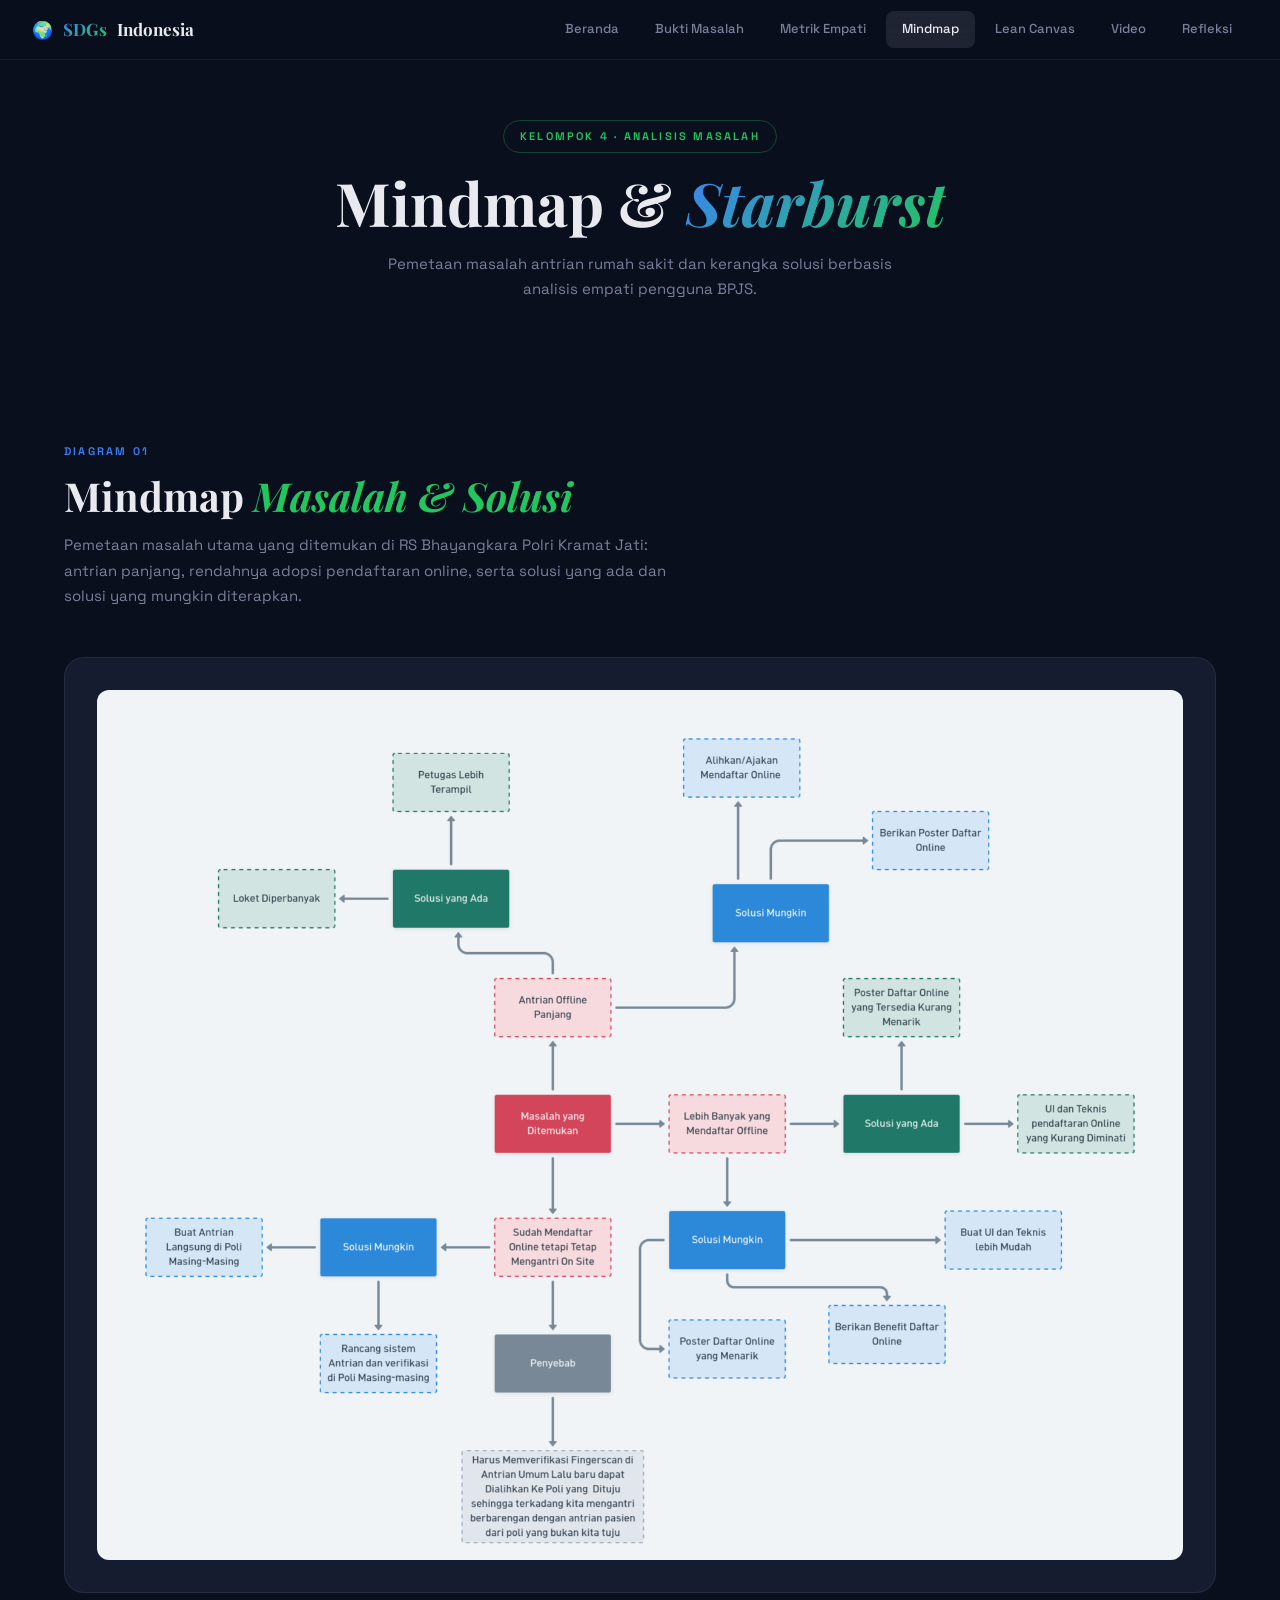
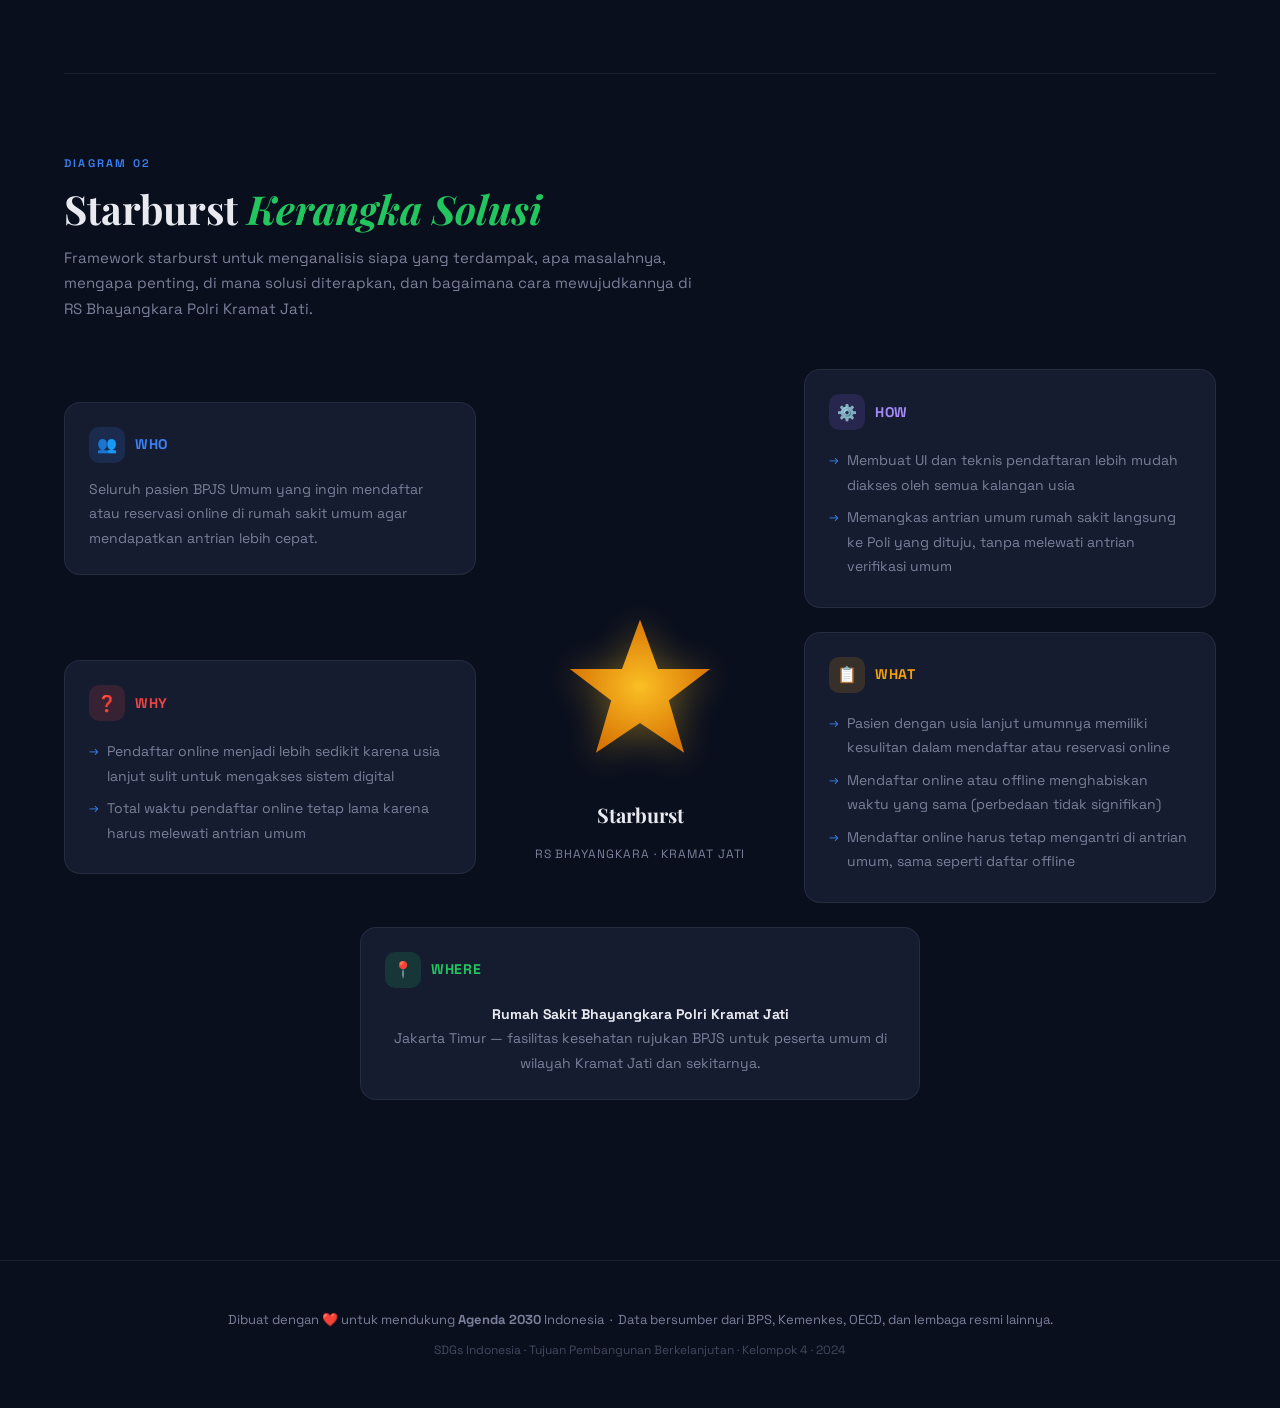
<file: mindmap.html>
<!DOCTYPE html>
<html lang="id">
<head>
  <meta charset="UTF-8" />
  <meta name="viewport" content="width=device-width, initial-scale=1.0" />
  <title>Mindmap & Starburst — SDGs Indonesia</title>
  <link href="https://fonts.googleapis.com/css2?family=Space+Grotesk:wght@300;400;500;600;700&family=Playfair+Display:ital,wght@0,700;1,400&display=swap" rel="stylesheet" />
  <style>
    /* ── NAV ── */
    .topnav {
      position: fixed; top: 0; left: 0; right: 0; z-index: 999;
      background: rgba(10,15,30,0.85);
      backdrop-filter: blur(16px);
      -webkit-backdrop-filter: blur(16px);
      border-bottom: 1px solid rgba(255,255,255,0.07);
      padding: 0 32px;
      height: 60px;
      display: flex; align-items: center; justify-content: space-between;
    }
    .topnav-logo {
      font-family: 'Playfair Display', serif;
      font-size: 17px; font-weight: 700;
      color: #e8eaf0; text-decoration: none;
      display: flex; align-items: center; gap: 10px;
    }
    .topnav-logo span {
      background: linear-gradient(135deg,#3b82f6,#22c55e);
      -webkit-background-clip: text; -webkit-text-fill-color: transparent; background-clip: text;
    }
    .topnav-links { display: flex; align-items: center; gap: 4px; }
    .topnav-links a {
      padding: 7px 16px; border-radius: 8px;
      font-size: 13px; font-weight: 500; color: #7a8099;
      text-decoration: none; transition: all 0.2s; white-space: nowrap;
    }
    .topnav-links a:hover { color: #e8eaf0; background: rgba(255,255,255,0.06); }
    .topnav-links a.active { color: #e8eaf0; background: rgba(255,255,255,0.09); }
    @media(max-width:600px){
      .topnav { padding: 0 16px; }
      .topnav-links a { padding: 6px 10px; font-size: 12px; }
      .topnav-logo { font-size: 14px; }
    }

    :root {
      --bg: #0a0f1e;
      --bg2: #101627;
      --surface: #151c30;
      --border: rgba(255,255,255,0.07);
      --text: #e8eaf0;
      --muted: #7a8099;
      --accent-blue: #3b82f6;
      --accent-green: #22c55e;
    }

    *, *::before, *::after { box-sizing: border-box; margin: 0; padding: 0; }
    html { scroll-behavior: smooth; }
    body {
      background: var(--bg);
      color: var(--text);
      font-family: 'Space Grotesk', sans-serif;
      font-size: 16px;
      line-height: 1.7;
      overflow-x: hidden;
    }

    /* ── PAGE HEADER ── */
    .page-header {
      padding: 120px 24px 60px;
      max-width: 1100px;
      margin: 0 auto;
      text-align: center;
    }
    .page-eyebrow {
      font-size: 11px;
      letter-spacing: 0.2em;
      text-transform: uppercase;
      color: var(--accent-green);
      font-weight: 600;
      margin-bottom: 16px;
      padding: 6px 16px;
      border: 1px solid rgba(34,197,94,0.3);
      border-radius: 999px;
      display: inline-block;
    }
    .page-title {
      font-family: 'Playfair Display', serif;
      font-size: clamp(32px, 5vw, 60px);
      font-weight: 700;
      line-height: 1.1;
      margin-bottom: 16px;
    }
    .page-title span {
      font-style: italic;
      background: linear-gradient(135deg, #3b82f6, #22c55e);
      -webkit-background-clip: text;
      -webkit-text-fill-color: transparent;
      background-clip: text;
    }
    .page-subtitle {
      color: var(--muted);
      font-size: 15px;
      max-width: 560px;
      margin: 0 auto;
    }

    /* ── SECTION ── */
    .section {
      padding: 80px 24px;
      max-width: 1200px;
      margin: 0 auto;
    }
    .section-label {
      font-size: 11px;
      letter-spacing: 0.2em;
      text-transform: uppercase;
      color: var(--accent-blue);
      font-weight: 600;
      margin-bottom: 12px;
    }
    .section-title {
      font-family: 'Playfair Display', serif;
      font-size: clamp(24px, 3.5vw, 40px);
      font-weight: 700;
      line-height: 1.2;
      margin-bottom: 12px;
    }
    .section-title em { font-style: italic; color: var(--accent-green); }
    .section-desc {
      color: var(--muted);
      font-size: 15px;
      max-width: 640px;
      margin-bottom: 48px;
    }
    .divider {
      width: 100%;
      height: 1px;
      background: var(--border);
    }

    /* ── MINDMAP SVG CONTAINER ── */
    .mindmap-container {
      background: var(--surface);
      border: 1px solid var(--border);
      border-radius: 20px;
      padding: 32px;
      overflow-x: auto;
    }
    .mindmap-container svg {
      display: block;
      margin: 0 auto;
      max-width: 100%;
    }

    /* ── STARBURST ── */
    .starburst-wrapper {
      position: relative;
    }
    .starburst-grid {
      display: grid;
      grid-template-columns: 1fr 280px 1fr;
      grid-template-rows: auto auto auto;
      gap: 24px;
      align-items: center;
    }
    .star-center {
      grid-column: 2;
      grid-row: 1 / 4;
      display: flex;
      align-items: center;
      justify-content: center;
      flex-direction: column;
      gap: 12px;
      text-align: center;
    }
    .star-svg {
      width: 180px;
      height: 180px;
    }
    .star-label {
      font-family: 'Playfair Display', serif;
      font-size: 20px;
      font-weight: 700;
      color: var(--text);
    }
    .star-sublabel {
      font-size: 12px;
      color: var(--muted);
      letter-spacing: 0.08em;
      text-transform: uppercase;
    }

    .star-card {
      background: var(--surface);
      border: 1px solid var(--border);
      border-radius: 16px;
      padding: 24px;
      transition: border-color 0.2s, transform 0.2s;
    }
    .star-card:hover {
      border-color: rgba(255,255,255,0.15);
      transform: translateY(-2px);
    }
    .star-card-head {
      display: flex;
      align-items: center;
      gap: 10px;
      margin-bottom: 14px;
    }
    .star-card-icon {
      width: 36px;
      height: 36px;
      border-radius: 10px;
      display: flex;
      align-items: center;
      justify-content: center;
      font-size: 16px;
      flex-shrink: 0;
    }
    .star-card-label {
      font-weight: 700;
      font-size: 14px;
      letter-spacing: 0.05em;
      text-transform: uppercase;
    }
    .star-card-body {
      font-size: 14px;
      color: var(--muted);
      line-height: 1.75;
    }
    .star-card-body ul {
      list-style: none;
      padding: 0;
    }
    .star-card-body ul li {
      padding: 4px 0 4px 18px;
      position: relative;
    }
    .star-card-body ul li::before {
      content: '→';
      position: absolute;
      left: 0;
      color: var(--accent-blue);
      font-size: 12px;
      top: 6px;
    }

    /* Color variants */
    .card-who .star-card-icon { background: rgba(59,130,246,0.15); }
    .card-who .star-card-label { color: #3b82f6; }
    .card-what .star-card-icon { background: rgba(245,158,11,0.15); }
    .card-what .star-card-label { color: #f59e0b; }
    .card-why .star-card-icon { background: rgba(239,68,68,0.15); }
    .card-why .star-card-label { color: #ef4444; }
    .card-where .star-card-icon { background: rgba(34,197,94,0.15); }
    .card-where .star-card-label { color: #22c55e; }
    .card-how .star-card-icon { background: rgba(139,92,246,0.15); }
    .card-how .star-card-label { color: #a78bfa; }

    /* Starburst layout adjustments */
    .star-top-left   { grid-column: 1; grid-row: 1; }
    .star-top-right  { grid-column: 3; grid-row: 1; }
    .star-mid-left   { grid-column: 1; grid-row: 2; }
    .star-mid-right  { grid-column: 3; grid-row: 2; }
    .star-bottom-center { grid-column: 1 / 4; grid-row: 3; max-width: 560px; margin: 0 auto; }

    @media(max-width: 900px) {
      .starburst-grid {
        grid-template-columns: 1fr;
        grid-template-rows: auto;
      }
      .star-center { grid-column: 1; grid-row: auto; }
      .star-top-left, .star-top-right,
      .star-mid-left, .star-mid-right,
      .star-bottom-center { grid-column: 1; grid-row: auto; }
      .star-bottom-center { max-width: 100%; }
    }

    /* ── MINDMAP LEGEND ── */
    .legend {
      display: flex;
      gap: 20px;
      flex-wrap: wrap;
      margin-bottom: 24px;
    }
    .legend-item {
      display: flex;
      align-items: center;
      gap: 8px;
      font-size: 13px;
      color: var(--muted);
    }
    .legend-dot {
      width: 12px;
      height: 12px;
      border-radius: 3px;
    }

    /* ── FOOTER ── */
    footer {
      text-align: center;
      padding: 48px 24px;
      color: var(--muted);
      font-size: 13px;
      border-top: 1px solid var(--border);
      margin-top: 80px;
    }

    /* Scroll reveal */
    .reveal {
      opacity: 0;
      transform: translateY(20px);
      transition: opacity 0.5s ease, transform 0.5s ease;
    }
    .reveal.visible {
      opacity: 1;
      transform: translateY(0);
    }
  </style>
</head>
<body>

<nav class="topnav">
  <a class="topnav-logo" href="index.html">🌍 <span>SDGs</span> Indonesia</a>
  <div class="topnav-links">
    <a href="index.html">Beranda</a>
    <a href="bukti-masalah.html">Bukti Masalah</a>
    <a href="metrik-empati.html">Metrik Empati</a>
    <a href="mindmap.html" class="active">Mindmap</a>
    <a href="lean-canvas.html">Lean Canvas</a>
    <a href="video.html">Video</a>
    <a href="refleksi.html">Refleksi</a>
  </div>
</nav>

<!-- ── PAGE HEADER ── -->
<div class="page-header">
  <div class="page-eyebrow">Kelompok 4 · Analisis Masalah</div>
  <h1 class="page-title">Mindmap &amp; <span>Starburst</span></h1>
  <p class="page-subtitle">Pemetaan masalah antrian rumah sakit dan kerangka solusi berbasis analisis empati pengguna BPJS.</p>
</div>

<!-- ── MINDMAP SECTION ── -->
<section class="section">
  <div class="section-label">Diagram 01</div>
  <h2 class="section-title">Mindmap <em>Masalah & Solusi</em></h2>
  <p class="section-desc">Pemetaan masalah utama yang ditemukan di RS Bhayangkara Polri Kramat Jati: antrian panjang, rendahnya adopsi pendaftaran online, serta solusi yang ada dan solusi yang mungkin diterapkan.</p>

  <div class="mindmap-container reveal">
    <img src="Tugas_4_Mindmap_Kelompok_4.png" alt="Mindmap Masalah & Solusi RS Bhayangkara Polri Kramat Jati" style="width:100%;height:auto;display:block;border-radius:12px;" />
  </div>
</section>

<div style="max-width:1200px;margin:0 auto;padding:0 24px"><div class="divider"></div></div>

<!-- ── STARBURST SECTION ── -->
<section class="section">
  <div class="section-label">Diagram 02</div>
  <h2 class="section-title">Starburst <em>Kerangka Solusi</em></h2>
  <p class="section-desc">Framework starburst untuk menganalisis siapa yang terdampak, apa masalahnya, mengapa penting, di mana solusi diterapkan, dan bagaimana cara mewujudkannya di RS Bhayangkara Polri Kramat Jati.</p>

  <div class="starburst-grid">

    <!-- WHO — top left -->
    <div class="star-card card-who star-top-left reveal">
      <div class="star-card-head">
        <div class="star-card-icon">👥</div>
        <div class="star-card-label">Who</div>
      </div>
      <div class="star-card-body">
        Seluruh pasien BPJS Umum yang ingin mendaftar atau reservasi online di rumah sakit umum agar mendapatkan antrian lebih cepat.
      </div>
    </div>

    <!-- CENTER STAR -->
    <div class="star-center">
      <svg class="star-svg" viewBox="0 0 200 200" xmlns="http://www.w3.org/2000/svg">
        <defs>
          <radialGradient id="starGrad" cx="50%" cy="50%" r="50%">
            <stop offset="0%" stop-color="#fbbf24"/>
            <stop offset="100%" stop-color="#d97706"/>
          </radialGradient>
        </defs>
        <polygon points="100,15 120,70 178,70 132,105 149,163 100,130 51,163 68,105 22,70 80,70"
          fill="url(#starGrad)" filter="drop-shadow(0 4px 20px rgba(251,191,36,0.4))"/>
      </svg>
      <div class="star-label">Starburst</div>
      <div class="star-sublabel">RS Bhayangkara · Kramat Jati</div>
    </div>

    <!-- HOW — top right -->
    <div class="star-card card-how star-top-right reveal">
      <div class="star-card-head">
        <div class="star-card-icon">⚙️</div>
        <div class="star-card-label">How</div>
      </div>
      <div class="star-card-body">
        <ul>
          <li>Membuat UI dan teknis pendaftaran lebih mudah diakses oleh semua kalangan usia</li>
          <li>Memangkas antrian umum rumah sakit langsung ke Poli yang dituju, tanpa melewati antrian verifikasi umum</li>
        </ul>
      </div>
    </div>

    <!-- WHY — mid left -->
    <div class="star-card card-why star-mid-left reveal">
      <div class="star-card-head">
        <div class="star-card-icon">❓</div>
        <div class="star-card-label">Why</div>
      </div>
      <div class="star-card-body">
        <ul>
          <li>Pendaftar online menjadi lebih sedikit karena usia lanjut sulit untuk mengakses sistem digital</li>
          <li>Total waktu pendaftar online tetap lama karena harus melewati antrian umum</li>
        </ul>
      </div>
    </div>

    <!-- WHAT — mid right -->
    <div class="star-card card-what star-mid-right reveal">
      <div class="star-card-head">
        <div class="star-card-icon">📋</div>
        <div class="star-card-label">What</div>
      </div>
      <div class="star-card-body">
        <ul>
          <li>Pasien dengan usia lanjut umumnya memiliki kesulitan dalam mendaftar atau reservasi online</li>
          <li>Mendaftar online atau offline menghabiskan waktu yang sama (perbedaan tidak signifikan)</li>
          <li>Mendaftar online harus tetap mengantri di antrian umum, sama seperti daftar offline</li>
        </ul>
      </div>
    </div>

    <!-- WHERE — bottom center -->
    <div class="star-card card-where star-bottom-center reveal">
      <div class="star-card-head">
        <div class="star-card-icon">📍</div>
        <div class="star-card-label">Where</div>
      </div>
      <div class="star-card-body" style="text-align:center">
        <strong style="color:var(--text)">Rumah Sakit Bhayangkara Polri Kramat Jati</strong><br/>
        Jakarta Timur — fasilitas kesehatan rujukan BPJS untuk peserta umum di wilayah Kramat Jati dan sekitarnya.
      </div>
    </div>

  </div>
</section>

<!-- ── FOOTER ── -->
<footer>
  <p>Dibuat dengan ❤️ untuk mendukung <strong>Agenda 2030</strong> Indonesia &nbsp;·&nbsp; Data bersumber dari BPS, Kemenkes, OECD, dan lembaga resmi lainnya.</p>
  <p style="margin-top:8px;font-size:12px;opacity:0.5">SDGs Indonesia · Tujuan Pembangunan Berkelanjutan · Kelompok 4 · 2024</p>
</footer>

<script>
  const observer = new IntersectionObserver((entries) => {
    entries.forEach(e => {
      if (e.isIntersecting) e.target.classList.add('visible');
    });
  }, { threshold: 0.08 });

  document.querySelectorAll('.reveal').forEach(el => observer.observe(el));
</script>
</body>
</html>
</file>
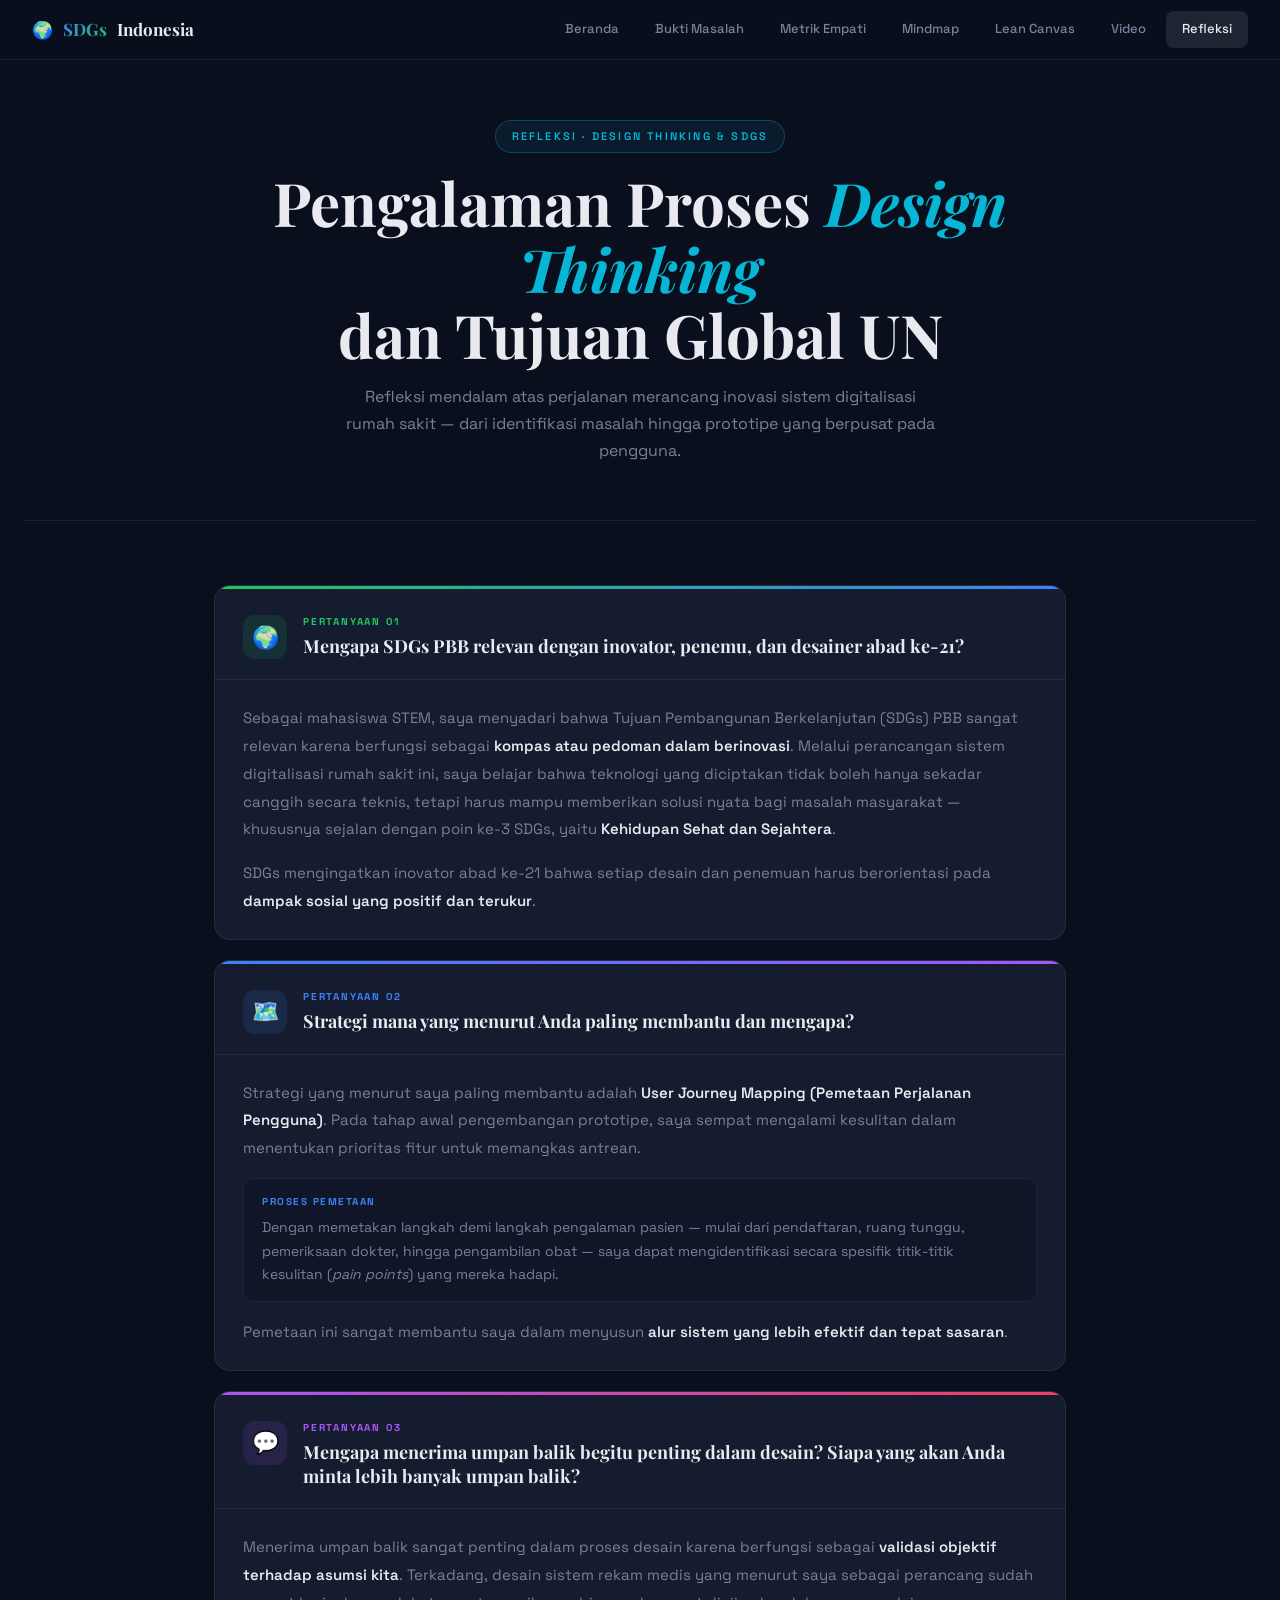
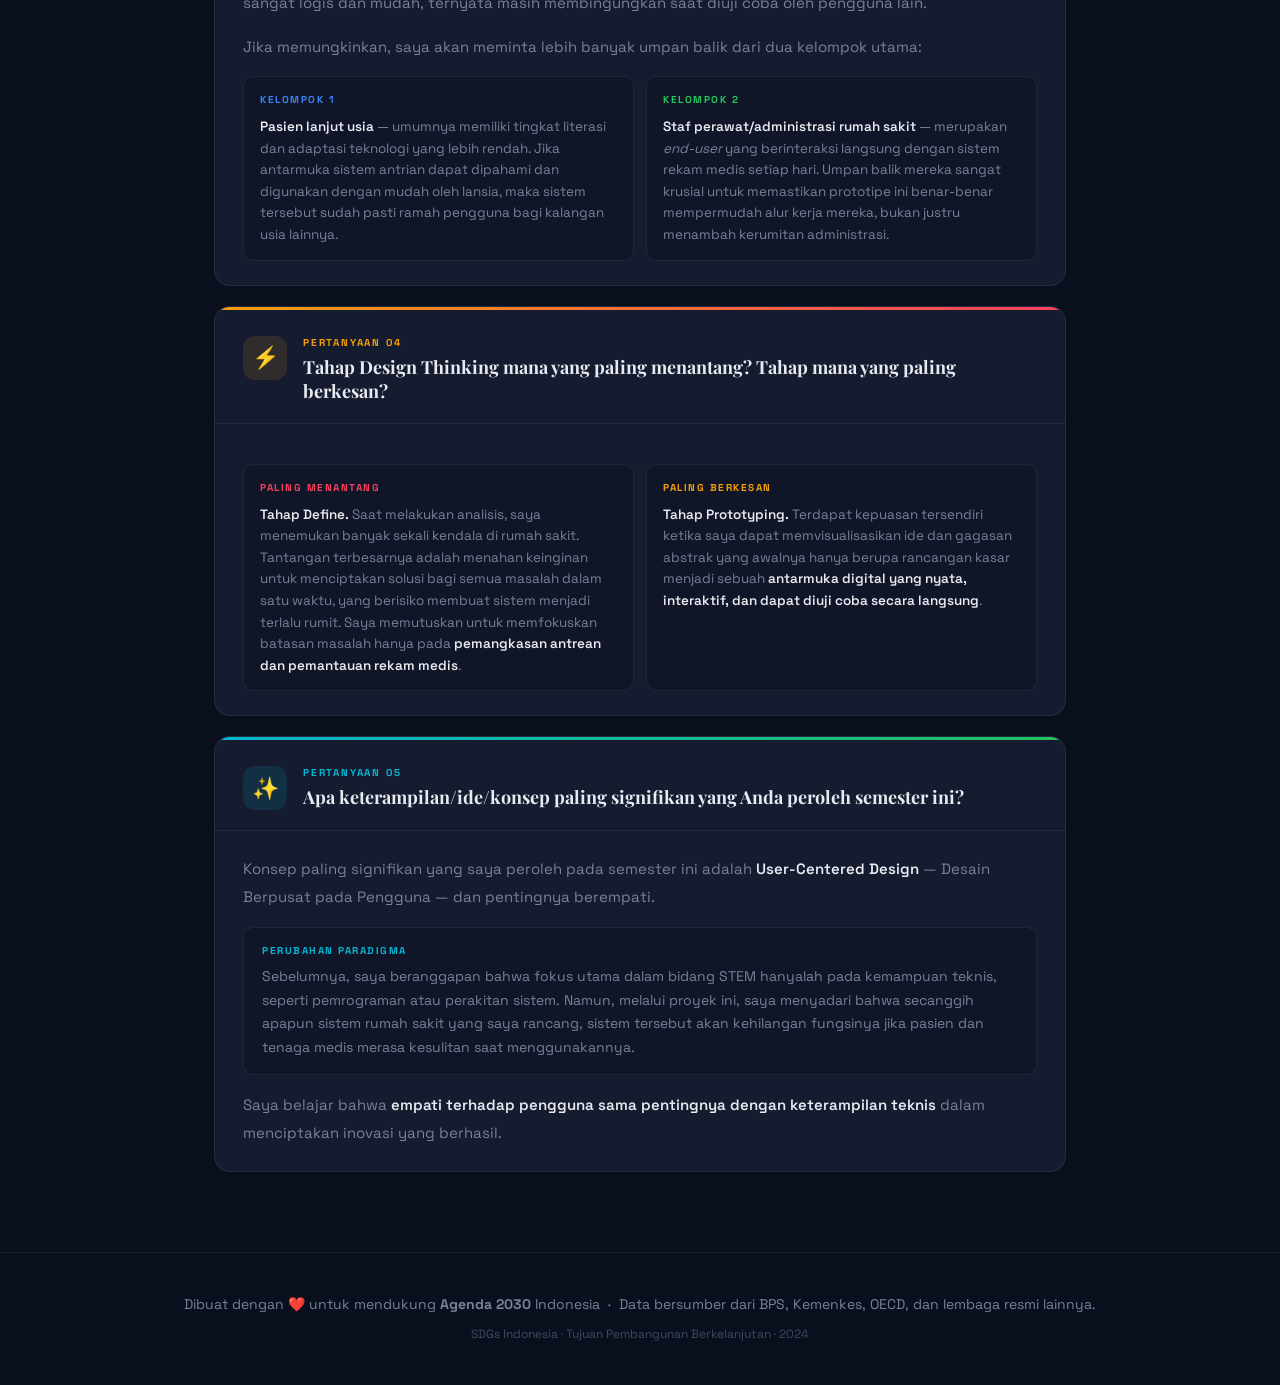
<file: refleksi.html>
<!DOCTYPE html>
<html lang="id">
<head>
  <meta charset="UTF-8"/>
  <meta name="viewport" content="width=device-width, initial-scale=1.0"/>
  <title>Refleksi — SDGs Indonesia</title>
  <link href="https://fonts.googleapis.com/css2?family=Space+Grotesk:wght@300;400;500;600;700&family=Playfair+Display:ital,wght@0,700;1,400&display=swap" rel="stylesheet"/>
  <style>
    :root {
      --bg: #0a0f1e; --bg2: #101627; --surface: #151c30;
      --border: rgba(255,255,255,0.07); --text: #e8eaf0;
      --muted: #7a8099; --accent-blue: #3b82f6; --accent-green: #22c55e;
      --accent-purple: #a855f7; --accent-amber: #f59e0b;
      --accent-rose: #f43f5e; --accent-cyan: #06b6d4;
    }
    *, *::before, *::after { box-sizing: border-box; margin: 0; padding: 0; }
    html { scroll-behavior: smooth; }
    body {
      background: var(--bg); color: var(--text);
      font-family: 'Space Grotesk', sans-serif;
      font-size: 16px; line-height: 1.7; overflow-x: hidden;
    }

    /* ── NAV ── */
    .topnav {
      position: fixed; top: 0; left: 0; right: 0; z-index: 999;
      background: rgba(10,15,30,0.88);
      backdrop-filter: blur(16px); -webkit-backdrop-filter: blur(16px);
      border-bottom: 1px solid rgba(255,255,255,0.07);
      padding: 0 32px; height: 60px;
      display: flex; align-items: center; justify-content: space-between;
    }
    .topnav-logo {
      font-family: 'Playfair Display', serif; font-size: 17px; font-weight: 700;
      color: #e8eaf0; text-decoration: none; display: flex; align-items: center; gap: 10px;
    }
    .topnav-logo span {
      background: linear-gradient(135deg,#3b82f6,#22c55e);
      -webkit-background-clip: text; -webkit-text-fill-color: transparent; background-clip: text;
    }
    .topnav-links { display: flex; align-items: center; gap: 4px; }
    .topnav-links a {
      padding: 7px 16px; border-radius: 8px; font-size: 13px; font-weight: 500;
      color: #7a8099; text-decoration: none; transition: all 0.2s; white-space: nowrap;
    }
    .topnav-links a:hover { color: #e8eaf0; background: rgba(255,255,255,0.06); }
    .topnav-links a.active { color: #e8eaf0; background: rgba(255,255,255,0.09); }
    @media(max-width:600px){
      .topnav { padding: 0 16px; }
      .topnav-links a { padding: 6px 10px; font-size: 12px; }
      .topnav-logo { font-size: 14px; }
    }

    /* ── PAGE HERO ── */
    .page-hero {
      padding: 120px 24px 56px;
      max-width: 860px; margin: 0 auto; text-align: center;
    }
    .eyebrow {
      font-size: 11px; letter-spacing: 0.2em; text-transform: uppercase;
      font-weight: 600; margin-bottom: 16px; padding: 6px 16px;
      border-radius: 999px; display: inline-block;
      color: var(--accent-cyan); border: 1px solid rgba(6,182,212,0.3);
      background: rgba(6,182,212,0.08);
    }
    .page-title {
      font-family: 'Playfair Display', serif;
      font-size: clamp(32px,5vw,60px); font-weight: 700;
      line-height: 1.1; margin-bottom: 16px;
    }
    .page-title em { font-style: italic; color: var(--accent-cyan); }
    .page-desc { color: var(--muted); font-size: 16px; max-width: 600px; margin: 0 auto; }

    .divider { height: 1px; background: var(--border); margin: 0 24px; }

    /* ── REFLEKSI CARDS ── */
    .refleksi-wrap {
      max-width: 900px; margin: 64px auto 80px; padding: 0 24px;
      display: flex; flex-direction: column; gap: 20px;
    }

    .ref-card {
      background: var(--surface); border: 1px solid var(--border);
      border-radius: 16px; overflow: hidden;
      opacity: 0; transform: translateY(20px);
      transition: opacity 0.5s ease, transform 0.5s ease, border-color 0.2s;
    }
    .ref-card.visible { opacity: 1; transform: translateY(0); }

    .ref-card::before {
      content: ''; display: block; height: 3px;
    }
    .ref-card-1::before { background: linear-gradient(90deg, var(--accent-green), var(--accent-blue)); }
    .ref-card-2::before { background: linear-gradient(90deg, var(--accent-blue), var(--accent-purple)); }
    .ref-card-3::before { background: linear-gradient(90deg, var(--accent-purple), var(--accent-rose)); }
    .ref-card-4::before { background: linear-gradient(90deg, var(--accent-amber), var(--accent-rose)); }
    .ref-card-5::before { background: linear-gradient(90deg, var(--accent-cyan), var(--accent-green)); }

    .ref-card-1:hover { border-color: rgba(34,197,94,0.25); }
    .ref-card-2:hover { border-color: rgba(59,130,246,0.25); }
    .ref-card-3:hover { border-color: rgba(168,85,247,0.25); }
    .ref-card-4:hover { border-color: rgba(245,158,11,0.25); }
    .ref-card-5:hover { border-color: rgba(6,182,212,0.25); }

    .ref-card-header {
      padding: 24px 28px 20px;
      display: flex; align-items: flex-start; gap: 16px;
      border-bottom: 1px solid var(--border);
    }
    .ref-card-icon {
      width: 44px; height: 44px; border-radius: 12px;
      display: flex; align-items: center; justify-content: center;
      font-size: 22px; flex-shrink: 0; margin-top: 2px;
    }
    .icon-bg-1 { background: rgba(34,197,94,0.12); }
    .icon-bg-2 { background: rgba(59,130,246,0.12); }
    .icon-bg-3 { background: rgba(168,85,247,0.12); }
    .icon-bg-4 { background: rgba(245,158,11,0.12); }
    .icon-bg-5 { background: rgba(6,182,212,0.12); }

    .ref-card-meta { flex: 1; }
    .ref-card-num {
      font-size: 10px; letter-spacing: 0.18em; text-transform: uppercase;
      font-weight: 700; margin-bottom: 4px;
    }
    .num-1 { color: var(--accent-green); }
    .num-2 { color: var(--accent-blue); }
    .num-3 { color: var(--accent-purple); }
    .num-4 { color: var(--accent-amber); }
    .num-5 { color: var(--accent-cyan); }

    .ref-card-question {
      font-family: 'Playfair Display', serif;
      font-size: clamp(15px, 2vw, 18px); font-weight: 700; line-height: 1.35;
      color: var(--text);
    }

    .ref-card-body {
      padding: 24px 28px;
      font-size: 15px; color: var(--muted); line-height: 1.85;
    }
    .ref-card-body p { margin-bottom: 16px; }
    .ref-card-body p:last-child { margin-bottom: 0; }
    .ref-card-body strong { color: var(--text); font-weight: 600; }

    /* Highlight callout inside body */
    .ref-callout {
      background: var(--bg2); border: 1px solid var(--border);
      border-radius: 10px; padding: 14px 18px; margin: 16px 0;
      font-size: 14px; line-height: 1.7;
    }
    .ref-callout-label {
      font-size: 10px; letter-spacing: 0.15em; text-transform: uppercase;
      font-weight: 700; margin-bottom: 6px;
    }

    /* Sub-items inside a card */
    .ref-sub-grid {
      display: grid; grid-template-columns: 1fr 1fr; gap: 12px; margin-top: 16px;
    }
    @media(max-width:600px) { .ref-sub-grid { grid-template-columns: 1fr; } }

    .ref-sub-item {
      background: var(--bg2); border: 1px solid var(--border);
      border-radius: 10px; padding: 14px 16px;
    }
    .ref-sub-item-label {
      font-size: 10px; letter-spacing: 0.15em; text-transform: uppercase;
      font-weight: 700; margin-bottom: 6px;
    }
    .label-challenge { color: var(--accent-rose); }
    .label-impression { color: var(--accent-amber); }
    .label-group1 { color: var(--accent-blue); }
    .label-group2 { color: var(--accent-green); }

    .ref-sub-item p { font-size: 13.5px; color: var(--muted); line-height: 1.6; }
    .ref-sub-item p strong { color: var(--text); }

    /* ── FOOTER ── */
    footer {
      border-top: 1px solid var(--border); padding: 40px 24px;
      text-align: center; color: var(--muted); font-size: 14px;
    }
  </style>
</head>
<body>

<!-- ── NAVIGATION ── -->
<nav class="topnav">
  <a class="topnav-logo" href="index.html">🌍 <span>SDGs</span> Indonesia</a>
  <div class="topnav-links">
    <a href="index.html">Beranda</a>
    <a href="bukti-masalah.html">Bukti Masalah</a>
    <a href="metrik-empati.html">Metrik Empati</a>
    <a href="mindmap.html">Mindmap</a>
    <a href="lean-canvas.html">Lean Canvas</a>
    <a href="video.html">Video</a>
    <a href="refleksi.html" class="active">Refleksi</a>
  </div>
</nav>

<!-- ── PAGE HERO ── -->
<div class="page-hero">
  <div class="eyebrow">Refleksi · Design Thinking & SDGs</div>
  <h1 class="page-title">Pengalaman Proses <em>Design Thinking</em><br>dan Tujuan Global UN</h1>
  <p class="page-desc">Refleksi mendalam atas perjalanan merancang inovasi sistem digitalisasi rumah sakit — dari identifikasi masalah hingga prototipe yang berpusat pada pengguna.</p>
</div>

<div class="divider"></div>

<!-- ── REFLEKSI CONTENT ── -->
<div class="refleksi-wrap">

  <!-- CARD 1 -->
  <div class="ref-card ref-card-1">
    <div class="ref-card-header">
      <div class="ref-card-icon icon-bg-1">🌍</div>
      <div class="ref-card-meta">
        <div class="ref-card-num num-1">Pertanyaan 01</div>
        <div class="ref-card-question">Mengapa SDGs PBB relevan dengan inovator, penemu, dan desainer abad ke-21?</div>
      </div>
    </div>
    <div class="ref-card-body">
      <p>Sebagai mahasiswa STEM, saya menyadari bahwa Tujuan Pembangunan Berkelanjutan (SDGs) PBB sangat relevan karena berfungsi sebagai <strong>kompas atau pedoman dalam berinovasi</strong>. Melalui perancangan sistem digitalisasi rumah sakit ini, saya belajar bahwa teknologi yang diciptakan tidak boleh hanya sekadar canggih secara teknis, tetapi harus mampu memberikan solusi nyata bagi masalah masyarakat — khususnya sejalan dengan poin ke-3 SDGs, yaitu <strong>Kehidupan Sehat dan Sejahtera</strong>.</p>
      <p>SDGs mengingatkan inovator abad ke-21 bahwa setiap desain dan penemuan harus berorientasi pada <strong>dampak sosial yang positif dan terukur</strong>.</p>
    </div>
  </div>

  <!-- CARD 2 -->
  <div class="ref-card ref-card-2">
    <div class="ref-card-header">
      <div class="ref-card-icon icon-bg-2">🗺️</div>
      <div class="ref-card-meta">
        <div class="ref-card-num num-2">Pertanyaan 02</div>
        <div class="ref-card-question">Strategi mana yang menurut Anda paling membantu dan mengapa?</div>
      </div>
    </div>
    <div class="ref-card-body">
      <p>Strategi yang menurut saya paling membantu adalah <strong>User Journey Mapping (Pemetaan Perjalanan Pengguna)</strong>. Pada tahap awal pengembangan prototipe, saya sempat mengalami kesulitan dalam menentukan prioritas fitur untuk memangkas antrean.</p>
      <div class="ref-callout">
        <div class="ref-callout-label" style="color: var(--accent-blue);">Proses Pemetaan</div>
        Dengan memetakan langkah demi langkah pengalaman pasien — mulai dari pendaftaran, ruang tunggu, pemeriksaan dokter, hingga pengambilan obat — saya dapat mengidentifikasi secara spesifik titik-titik kesulitan (<em>pain points</em>) yang mereka hadapi.
      </div>
      <p>Pemetaan ini sangat membantu saya dalam menyusun <strong>alur sistem yang lebih efektif dan tepat sasaran</strong>.</p>
    </div>
  </div>

  <!-- CARD 3 -->
  <div class="ref-card ref-card-3">
    <div class="ref-card-header">
      <div class="ref-card-icon icon-bg-3">💬</div>
      <div class="ref-card-meta">
        <div class="ref-card-num num-3">Pertanyaan 03</div>
        <div class="ref-card-question">Mengapa menerima umpan balik begitu penting dalam desain? Siapa yang akan Anda minta lebih banyak umpan balik?</div>
      </div>
    </div>
    <div class="ref-card-body">
      <p>Menerima umpan balik sangat penting dalam proses desain karena berfungsi sebagai <strong>validasi objektif terhadap asumsi kita</strong>. Terkadang, desain sistem rekam medis yang menurut saya sebagai perancang sudah sangat logis dan mudah, ternyata masih membingungkan saat diuji coba oleh pengguna lain.</p>
      <p>Jika memungkinkan, saya akan meminta lebih banyak umpan balik dari dua kelompok utama:</p>
      <div class="ref-sub-grid">
        <div class="ref-sub-item">
          <div class="ref-sub-item-label label-group1">Kelompok 1</div>
          <p><strong>Pasien lanjut usia</strong> — umumnya memiliki tingkat literasi dan adaptasi teknologi yang lebih rendah. Jika antarmuka sistem antrian dapat dipahami dan digunakan dengan mudah oleh lansia, maka sistem tersebut sudah pasti ramah pengguna bagi kalangan usia lainnya.</p>
        </div>
        <div class="ref-sub-item">
          <div class="ref-sub-item-label label-group2">Kelompok 2</div>
          <p><strong>Staf perawat/administrasi rumah sakit</strong> — merupakan <em>end-user</em> yang berinteraksi langsung dengan sistem rekam medis setiap hari. Umpan balik mereka sangat krusial untuk memastikan prototipe ini benar-benar mempermudah alur kerja mereka, bukan justru menambah kerumitan administrasi.</p>
        </div>
      </div>
    </div>
  </div>

  <!-- CARD 4 -->
  <div class="ref-card ref-card-4">
    <div class="ref-card-header">
      <div class="ref-card-icon icon-bg-4">⚡</div>
      <div class="ref-card-meta">
        <div class="ref-card-num num-4">Pertanyaan 04</div>
        <div class="ref-card-question">Tahap Design Thinking mana yang paling menantang? Tahap mana yang paling berkesan?</div>
      </div>
    </div>
    <div class="ref-card-body">
      <div class="ref-sub-grid">
        <div class="ref-sub-item">
          <div class="ref-sub-item-label label-challenge">Paling Menantang</div>
          <p><strong>Tahap Define.</strong> Saat melakukan analisis, saya menemukan banyak sekali kendala di rumah sakit. Tantangan terbesarnya adalah menahan keinginan untuk menciptakan solusi bagi semua masalah dalam satu waktu, yang berisiko membuat sistem menjadi terlalu rumit. Saya memutuskan untuk memfokuskan batasan masalah hanya pada <strong>pemangkasan antrean dan pemantauan rekam medis</strong>.</p>
        </div>
        <div class="ref-sub-item">
          <div class="ref-sub-item-label label-impression">Paling Berkesan</div>
          <p><strong>Tahap Prototyping.</strong> Terdapat kepuasan tersendiri ketika saya dapat memvisualisasikan ide dan gagasan abstrak yang awalnya hanya berupa rancangan kasar menjadi sebuah <strong>antarmuka digital yang nyata, interaktif, dan dapat diuji coba secara langsung</strong>.</p>
        </div>
      </div>
    </div>
  </div>

  <!-- CARD 5 -->
  <div class="ref-card ref-card-5">
    <div class="ref-card-header">
      <div class="ref-card-icon icon-bg-5">✨</div>
      <div class="ref-card-meta">
        <div class="ref-card-num num-5">Pertanyaan 05</div>
        <div class="ref-card-question">Apa keterampilan/ide/konsep paling signifikan yang Anda peroleh semester ini?</div>
      </div>
    </div>
    <div class="ref-card-body">
      <p>Konsep paling signifikan yang saya peroleh pada semester ini adalah <strong>User-Centered Design</strong> — Desain Berpusat pada Pengguna — dan pentingnya berempati.</p>
      <div class="ref-callout">
        <div class="ref-callout-label" style="color: var(--accent-cyan);">Perubahan Paradigma</div>
        Sebelumnya, saya beranggapan bahwa fokus utama dalam bidang STEM hanyalah pada kemampuan teknis, seperti pemrograman atau perakitan sistem. Namun, melalui proyek ini, saya menyadari bahwa secanggih apapun sistem rumah sakit yang saya rancang, sistem tersebut akan kehilangan fungsinya jika pasien dan tenaga medis merasa kesulitan saat menggunakannya.
      </div>
      <p>Saya belajar bahwa <strong>empati terhadap pengguna sama pentingnya dengan keterampilan teknis</strong> dalam menciptakan inovasi yang berhasil.</p>
    </div>
  </div>

</div>

<!-- ── FOOTER ── -->
<footer>
  <p>Dibuat dengan ❤️ untuk mendukung <strong>Agenda 2030</strong> Indonesia &nbsp;·&nbsp; Data bersumber dari BPS, Kemenkes, OECD, dan lembaga resmi lainnya.</p>
  <p style="margin-top:8px;font-size:12px;opacity:0.5">SDGs Indonesia · Tujuan Pembangunan Berkelanjutan · 2024</p>
</footer>

<script>
  const observer = new IntersectionObserver((entries) => {
    entries.forEach((e, i) => {
      if (e.isIntersecting) {
        setTimeout(() => e.target.classList.add('visible'), i * 100);
      }
    });
  }, { threshold: 0.1 });

  document.querySelectorAll('.ref-card').forEach(el => observer.observe(el));
</script>
</body>
</html>
</file>
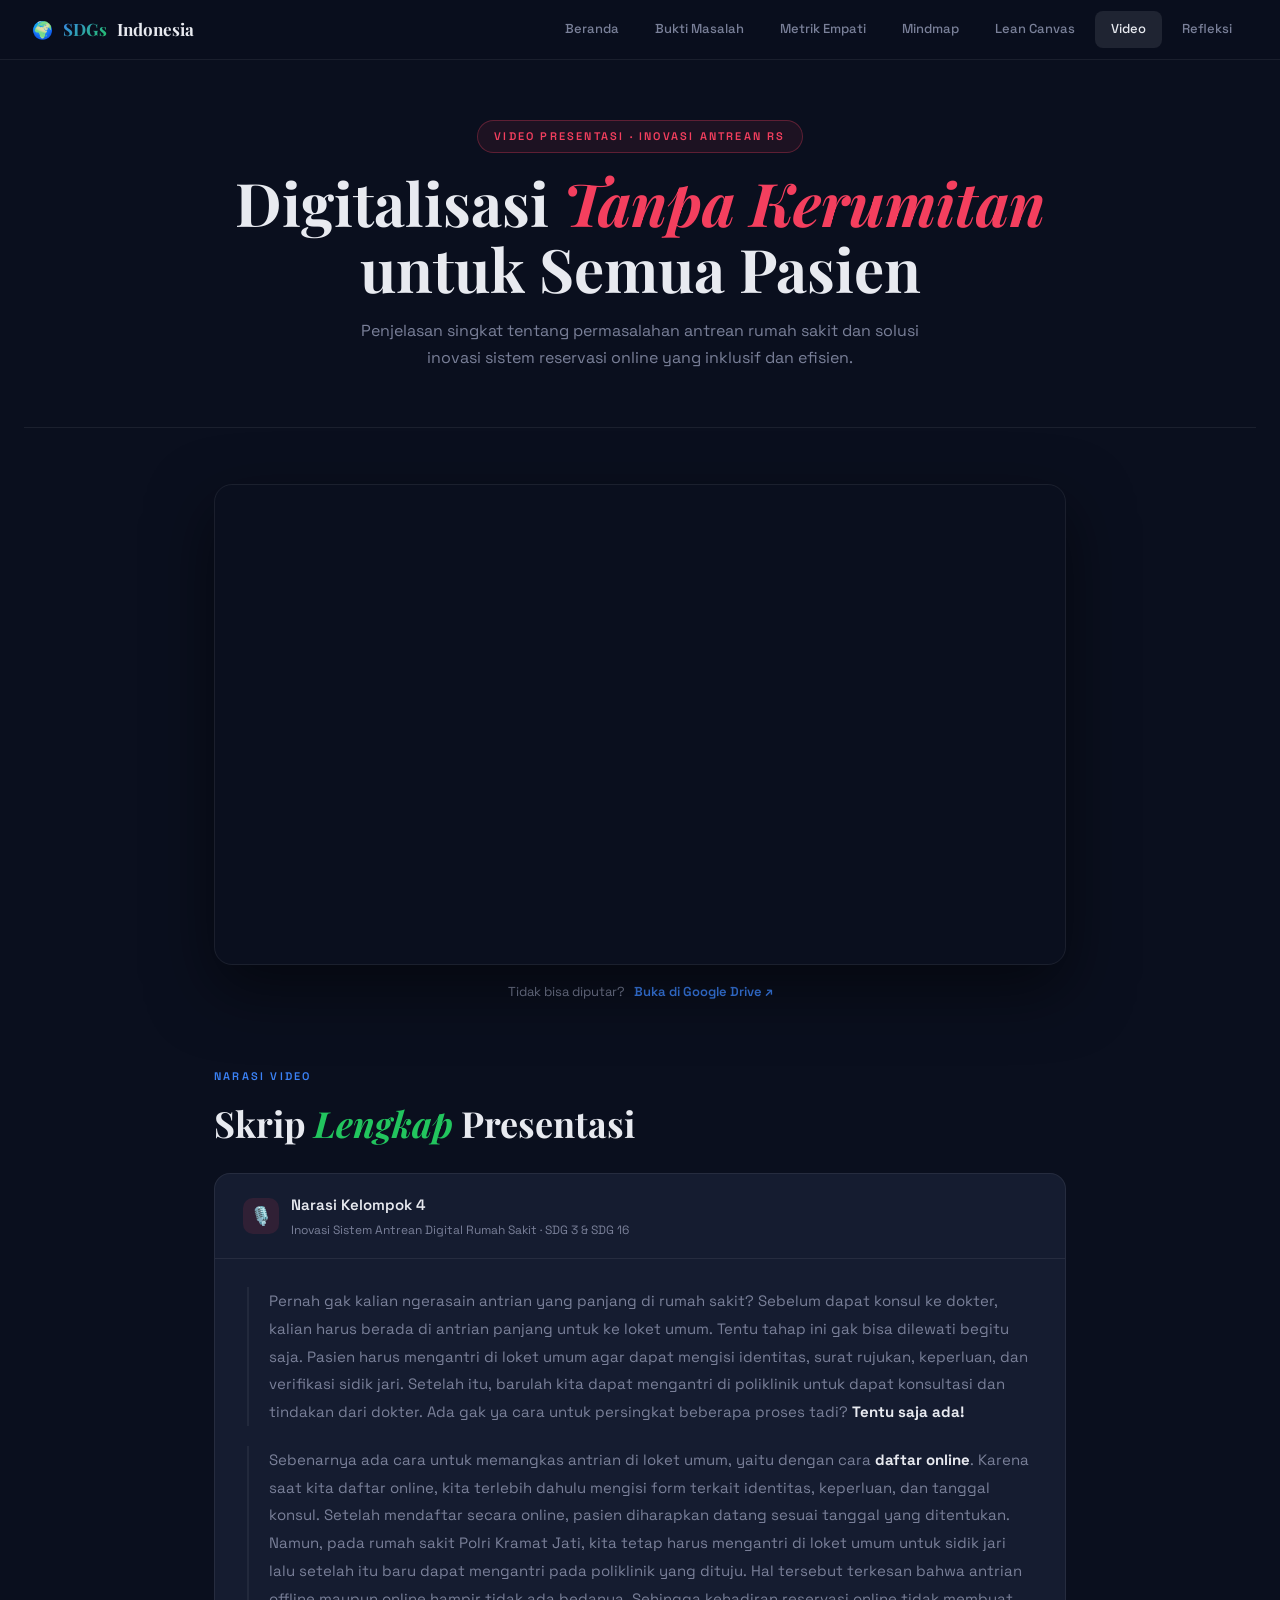
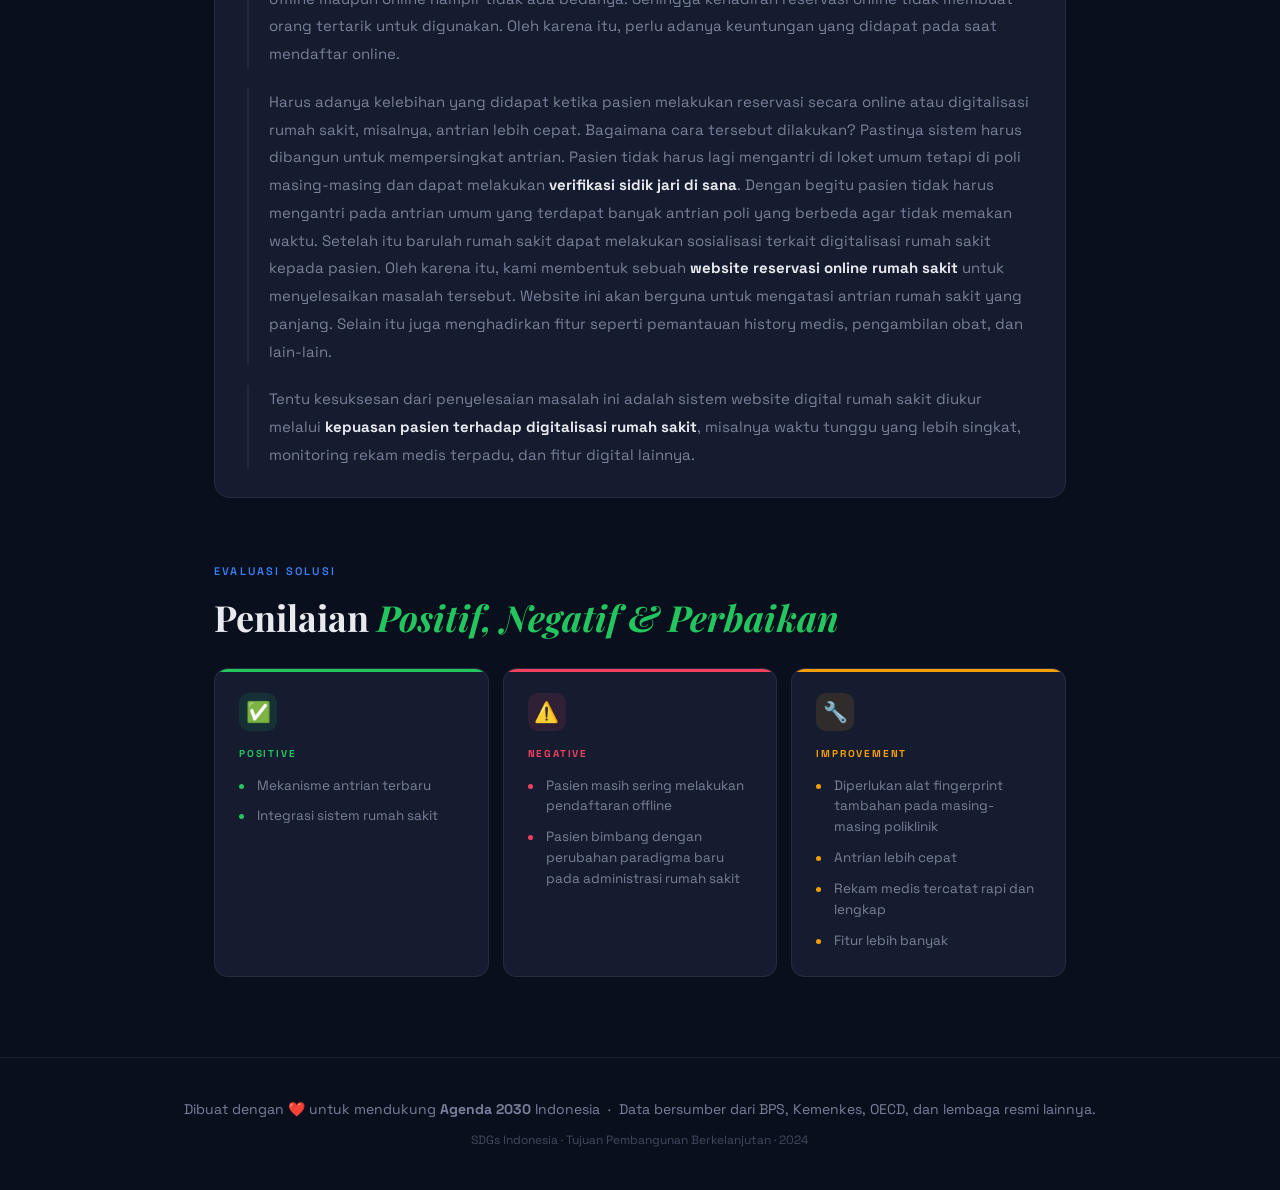
<file: video.html>
<!DOCTYPE html>
<html lang="id">
<head>
  <meta charset="UTF-8"/>
  <meta name="viewport" content="width=device-width, initial-scale=1.0"/>
  <title>Video Presentasi — SDGs Indonesia</title>
  <link href="https://fonts.googleapis.com/css2?family=Space+Grotesk:wght@300;400;500;600;700&family=Playfair+Display:ital,wght@0,700;1,400&display=swap" rel="stylesheet"/>
  <style>
    :root {
      --bg: #0a0f1e; --bg2: #101627; --surface: #151c30;
      --border: rgba(255,255,255,0.07); --text: #e8eaf0;
      --muted: #7a8099; --accent-blue: #3b82f6; --accent-green: #22c55e;
      --accent-rose: #f43f5e; --accent-amber: #f59e0b;
    }
    *, *::before, *::after { box-sizing: border-box; margin: 0; padding: 0; }
    html { scroll-behavior: smooth; }
    body {
      background: var(--bg); color: var(--text);
      font-family: 'Space Grotesk', sans-serif;
      font-size: 16px; line-height: 1.7; overflow-x: hidden;
    }

    /* ── NAV ── */
    .topnav {
      position: fixed; top: 0; left: 0; right: 0; z-index: 999;
      background: rgba(10,15,30,0.88);
      backdrop-filter: blur(16px); -webkit-backdrop-filter: blur(16px);
      border-bottom: 1px solid rgba(255,255,255,0.07);
      padding: 0 32px; height: 60px;
      display: flex; align-items: center; justify-content: space-between;
    }
    .topnav-logo {
      font-family: 'Playfair Display', serif; font-size: 17px; font-weight: 700;
      color: #e8eaf0; text-decoration: none; display: flex; align-items: center; gap: 10px;
    }
    .topnav-logo span {
      background: linear-gradient(135deg,#3b82f6,#22c55e);
      -webkit-background-clip: text; -webkit-text-fill-color: transparent; background-clip: text;
    }
    .topnav-links { display: flex; align-items: center; gap: 4px; }
    .topnav-links a {
      padding: 7px 16px; border-radius: 8px; font-size: 13px; font-weight: 500;
      color: #7a8099; text-decoration: none; transition: all 0.2s; white-space: nowrap;
    }
    .topnav-links a:hover { color: #e8eaf0; background: rgba(255,255,255,0.06); }
    .topnav-links a.active { color: #e8eaf0; background: rgba(255,255,255,0.09); }
    @media(max-width:600px){
      .topnav { padding: 0 16px; }
      .topnav-links a { padding: 6px 10px; font-size: 12px; }
      .topnav-logo { font-size: 14px; }
    }

    /* ── PAGE HERO ── */
    .page-hero {
      padding: 120px 24px 56px;
      max-width: 860px; margin: 0 auto; text-align: center;
    }
    .eyebrow {
      font-size: 11px; letter-spacing: 0.2em; text-transform: uppercase;
      font-weight: 600; margin-bottom: 16px; padding: 6px 16px;
      border-radius: 999px; display: inline-block;
      color: var(--accent-rose); border: 1px solid rgba(244,63,94,0.3);
      background: rgba(244,63,94,0.08);
    }
    .page-title {
      font-family: 'Playfair Display', serif;
      font-size: clamp(32px,5vw,60px); font-weight: 700;
      line-height: 1.1; margin-bottom: 16px;
    }
    .page-title em { font-style: italic; color: var(--accent-rose); }
    .page-desc { color: var(--muted); font-size: 16px; max-width: 580px; margin: 0 auto; }

    .divider { height: 1px; background: var(--border); margin: 0 24px; }

    /* ── VIDEO SECTION ── */
    .video-wrap {
      max-width: 900px; margin: 56px auto 0; padding: 0 24px;
    }
    .video-container {
      position: relative; width: 100%; padding-bottom: 56.25%;
      border-radius: 18px; overflow: hidden;
      border: 1px solid var(--border);
      box-shadow: 0 24px 64px rgba(0,0,0,0.5);
    }
    .video-container iframe {
      position: absolute; top: 0; left: 0;
      width: 100%; height: 100%; border: none;
    }
    .video-caption {
      margin-top: 16px; text-align: center;
      font-size: 13px; color: var(--muted);
    }
    .video-caption a {
      color: var(--accent-blue); text-decoration: none; font-weight: 600;
    }
    .video-caption a:hover { text-decoration: underline; }

    /* ── SCRIPT SECTION ── */
    .script-wrap {
      max-width: 900px; margin: 64px auto 0; padding: 0 24px;
    }
    .section-label {
      font-size: 11px; letter-spacing: 0.2em; text-transform: uppercase;
      color: var(--accent-blue); font-weight: 600; margin-bottom: 16px;
    }
    .section-title {
      font-family: 'Playfair Display', serif;
      font-size: clamp(24px,3vw,36px); font-weight: 700; line-height: 1.2;
      margin-bottom: 28px;
    }
    .section-title em { font-style: italic; color: var(--accent-green); }

    .script-box {
      background: var(--surface); border: 1px solid var(--border);
      border-radius: 16px; overflow: hidden;
    }
    .script-header {
      padding: 18px 28px; border-bottom: 1px solid var(--border);
      display: flex; align-items: center; gap: 12px;
    }
    .script-header-icon {
      width: 36px; height: 36px; border-radius: 10px;
      background: rgba(244,63,94,0.12);
      display: flex; align-items: center; justify-content: center; font-size: 18px;
    }
    .script-header-title { font-weight: 600; font-size: 15px; }
    .script-header-sub { font-size: 12px; color: var(--muted); margin-top: 2px; }

    .script-body {
      padding: 28px 32px;
      display: flex; flex-direction: column; gap: 20px;
    }
    .script-paragraph {
      font-size: 15px; color: var(--muted); line-height: 1.85;
      padding-left: 20px;
      border-left: 2px solid rgba(255,255,255,0.06);
      transition: border-color 0.2s;
    }
    .script-paragraph:hover {
      border-left-color: rgba(59,130,246,0.4);
    }
    .script-paragraph strong { color: var(--text); }

    /* ── FEEDBACK SECTION ── */
    .feedback-wrap {
      max-width: 900px; margin: 64px auto 80px; padding: 0 24px;
    }
    .feedback-grid {
      display: grid; grid-template-columns: repeat(3, 1fr); gap: 14px;
    }
    @media(max-width: 700px) {
      .feedback-grid { grid-template-columns: 1fr; }
    }

    .feedback-card {
      background: var(--surface); border: 1px solid var(--border);
      border-radius: 14px; padding: 24px;
      position: relative; overflow: hidden;
      opacity: 0; transform: translateY(18px);
      transition: opacity 0.45s ease, transform 0.45s ease, border-color 0.2s;
    }
    .feedback-card.visible { opacity: 1; transform: translateY(0); }

    .feedback-card::before {
      content: ''; position: absolute; top: 0; left: 0; right: 0;
      height: 3px; border-radius: 14px 14px 0 0;
    }
    .card-positive::before  { background: var(--accent-green); }
    .card-negative::before  { background: var(--accent-rose); }
    .card-improve::before   { background: var(--accent-amber); }

    .card-positive:hover  { border-color: rgba(34,197,94,0.3); }
    .card-negative:hover  { border-color: rgba(244,63,94,0.3); }
    .card-improve:hover   { border-color: rgba(245,158,11,0.3); }

    .feedback-icon {
      width: 38px; height: 38px; border-radius: 10px;
      display: flex; align-items: center; justify-content: center;
      font-size: 20px; margin-bottom: 14px;
    }
    .icon-positive { background: rgba(34,197,94,0.12); }
    .icon-negative { background: rgba(244,63,94,0.12); }
    .icon-improve  { background: rgba(245,158,11,0.12); }

    .feedback-label {
      font-size: 10px; letter-spacing: 0.18em; text-transform: uppercase;
      font-weight: 700; margin-bottom: 14px;
    }
    .label-positive { color: var(--accent-green); }
    .label-negative { color: var(--accent-rose); }
    .label-improve  { color: var(--accent-amber); }

    .feedback-list {
      list-style: none; display: flex; flex-direction: column; gap: 10px;
    }
    .feedback-list li {
      font-size: 13.5px; color: var(--muted); line-height: 1.55;
      padding-left: 18px; position: relative;
    }
    .feedback-list li::before {
      content: '';
      position: absolute; left: 0; top: 8px;
      width: 5px; height: 5px; border-radius: 50%;
    }
    .card-positive .feedback-list li::before { background: var(--accent-green); }
    .card-negative .feedback-list li::before { background: var(--accent-rose); }
    .card-improve  .feedback-list li::before { background: var(--accent-amber); }

    /* ── FOOTER ── */
    footer {
      border-top: 1px solid var(--border); padding: 40px 24px;
      text-align: center; color: var(--muted); font-size: 14px;
    }
  </style>
</head>
<body>

<!-- ── NAVIGATION ── -->
<nav class="topnav">
  <a class="topnav-logo" href="index.html">🌍 <span>SDGs</span> Indonesia</a>
  <div class="topnav-links">
    <a href="index.html">Beranda</a>
    <a href="bukti-masalah.html">Bukti Masalah</a>
    <a href="metrik-empati.html">Metrik Empati</a>
    <a href="mindmap.html">Mindmap</a>
    <a href="lean-canvas.html">Lean Canvas</a>
    <a href="video.html" class="active">Video</a>
    <a href="refleksi.html">Refleksi</a>
  </div>
</nav>

<!-- ── PAGE HERO ── -->
<div class="page-hero">
  <div class="eyebrow">Video Presentasi · Inovasi Antrean RS</div>
  <h1 class="page-title">Digitalisasi <em>Tanpa Kerumitan</em><br>untuk Semua Pasien</h1>
  <p class="page-desc">Penjelasan singkat tentang permasalahan antrean rumah sakit dan solusi inovasi sistem reservasi online yang inklusif dan efisien.</p>
</div>

<div class="divider"></div>

<!-- ── VIDEO ── -->
<div class="video-wrap" style="margin-top: 56px;">
  <div class="video-container">
    <iframe
      src="https://drive.google.com/file/d/151o1qHcKGszyeIdJedFZPc9LEwZ6yOmj/preview"
      allow="autoplay"
      allowfullscreen>
    </iframe>
  </div>
  <p class="video-caption">
    Tidak bisa diputar? &nbsp;
    <a href="https://drive.google.com/file/d/151o1qHcKGszyeIdJedFZPc9LEwZ6yOmj/view?usp=drive_link" target="_blank" rel="noopener">Buka di Google Drive ↗</a>
  </p>
</div>

<!-- ── SCRIPT ── -->
<div class="script-wrap">
  <div class="section-label">Narasi Video</div>
  <h2 class="section-title">Skrip <em>Lengkap</em> Presentasi</h2>

  <div class="script-box">
    <div class="script-header">
      <div class="script-header-icon">🎙️</div>
      <div>
        <div class="script-header-title">Narasi Kelompok 4</div>
        <div class="script-header-sub">Inovasi Sistem Antrean Digital Rumah Sakit · SDG 3 & SDG 16</div>
      </div>
    </div>
    <div class="script-body">

      <p class="script-paragraph">
        Pernah gak kalian ngerasain antrian yang panjang di rumah sakit? Sebelum dapat konsul ke dokter, kalian harus berada di antrian panjang untuk ke loket umum. Tentu tahap ini gak bisa dilewati begitu saja. Pasien harus mengantri di loket umum agar dapat mengisi identitas, surat rujukan, keperluan, dan verifikasi sidik jari. Setelah itu, barulah kita dapat mengantri di poliklinik untuk dapat konsultasi dan tindakan dari dokter. Ada gak ya cara untuk persingkat beberapa proses tadi? <strong>Tentu saja ada!</strong>
      </p>

      <p class="script-paragraph">
        Sebenarnya ada cara untuk memangkas antrian di loket umum, yaitu dengan cara <strong>daftar online</strong>. Karena saat kita daftar online, kita terlebih dahulu mengisi form terkait identitas, keperluan, dan tanggal konsul. Setelah mendaftar secara online, pasien diharapkan datang sesuai tanggal yang ditentukan. Namun, pada rumah sakit Polri Kramat Jati, kita tetap harus mengantri di loket umum untuk sidik jari lalu setelah itu baru dapat mengantri pada poliklinik yang dituju. Hal tersebut terkesan bahwa antrian offline maupun online hampir tidak ada bedanya. Sehingga kehadiran reservasi online tidak membuat orang tertarik untuk digunakan. Oleh karena itu, perlu adanya keuntungan yang didapat pada saat mendaftar online.
      </p>

      <p class="script-paragraph">
        Harus adanya kelebihan yang didapat ketika pasien melakukan reservasi secara online atau digitalisasi rumah sakit, misalnya, antrian lebih cepat. Bagaimana cara tersebut dilakukan? Pastinya sistem harus dibangun untuk mempersingkat antrian. Pasien tidak harus lagi mengantri di loket umum tetapi di poli masing-masing dan dapat melakukan <strong>verifikasi sidik jari di sana</strong>. Dengan begitu pasien tidak harus mengantri pada antrian umum yang terdapat banyak antrian poli yang berbeda agar tidak memakan waktu. Setelah itu barulah rumah sakit dapat melakukan sosialisasi terkait digitalisasi rumah sakit kepada pasien. Oleh karena itu, kami membentuk sebuah <strong>website reservasi online rumah sakit</strong> untuk menyelesaikan masalah tersebut. Website ini akan berguna untuk mengatasi antrian rumah sakit yang panjang. Selain itu juga menghadirkan fitur seperti pemantauan history medis, pengambilan obat, dan lain-lain.
      </p>

      <p class="script-paragraph">
        Tentu kesuksesan dari penyelesaian masalah ini adalah sistem website digital rumah sakit diukur melalui <strong>kepuasan pasien terhadap digitalisasi rumah sakit</strong>, misalnya waktu tunggu yang lebih singkat, monitoring rekam medis terpadu, dan fitur digital lainnya.
      </p>

    </div>
  </div>
</div>

<!-- ── FEEDBACK ── -->
<div class="feedback-wrap">
  <div class="section-label" style="margin-top: 48px;">Evaluasi Solusi</div>
  <h2 class="section-title" style="margin-bottom: 28px;">Penilaian <em>Positif, Negatif & Perbaikan</em></h2>

  <div class="feedback-grid">

    <!-- POSITIVE -->
    <div class="feedback-card card-positive">
      <div class="feedback-icon icon-positive">✅</div>
      <div class="feedback-label label-positive">Positive</div>
      <ul class="feedback-list">
        <li>Mekanisme antrian terbaru</li>
        <li>Integrasi sistem rumah sakit</li>
      </ul>
    </div>

    <!-- NEGATIVE -->
    <div class="feedback-card card-negative">
      <div class="feedback-icon icon-negative">⚠️</div>
      <div class="feedback-label label-negative">Negative</div>
      <ul class="feedback-list">
        <li>Pasien masih sering melakukan pendaftaran offline</li>
        <li>Pasien bimbang dengan perubahan paradigma baru pada administrasi rumah sakit</li>
      </ul>
    </div>

    <!-- IMPROVEMENT -->
    <div class="feedback-card card-improve">
      <div class="feedback-icon icon-improve">🔧</div>
      <div class="feedback-label label-improve">Improvement</div>
      <ul class="feedback-list">
        <li>Diperlukan alat fingerprint tambahan pada masing-masing poliklinik</li>
        <li>Antrian lebih cepat</li>
        <li>Rekam medis tercatat rapi dan lengkap</li>
        <li>Fitur lebih banyak</li>
      </ul>
    </div>

  </div>
</div>

<!-- ── FOOTER ── -->
<footer>
  <p>Dibuat dengan ❤️ untuk mendukung <strong>Agenda 2030</strong> Indonesia &nbsp;·&nbsp; Data bersumber dari BPS, Kemenkes, OECD, dan lembaga resmi lainnya.</p>
  <p style="margin-top:8px;font-size:12px;opacity:0.5">SDGs Indonesia · Tujuan Pembangunan Berkelanjutan · 2024</p>
</footer>

<script>
  // Scroll reveal for feedback cards
  const observer = new IntersectionObserver((entries) => {
    entries.forEach((e, i) => {
      if (e.isIntersecting) {
        setTimeout(() => e.target.classList.add('visible'), i * 100);
      }
    });
  }, { threshold: 0.15 });

  document.querySelectorAll('.feedback-card').forEach(el => observer.observe(el));
</script>
</body>
</html>
</file>
